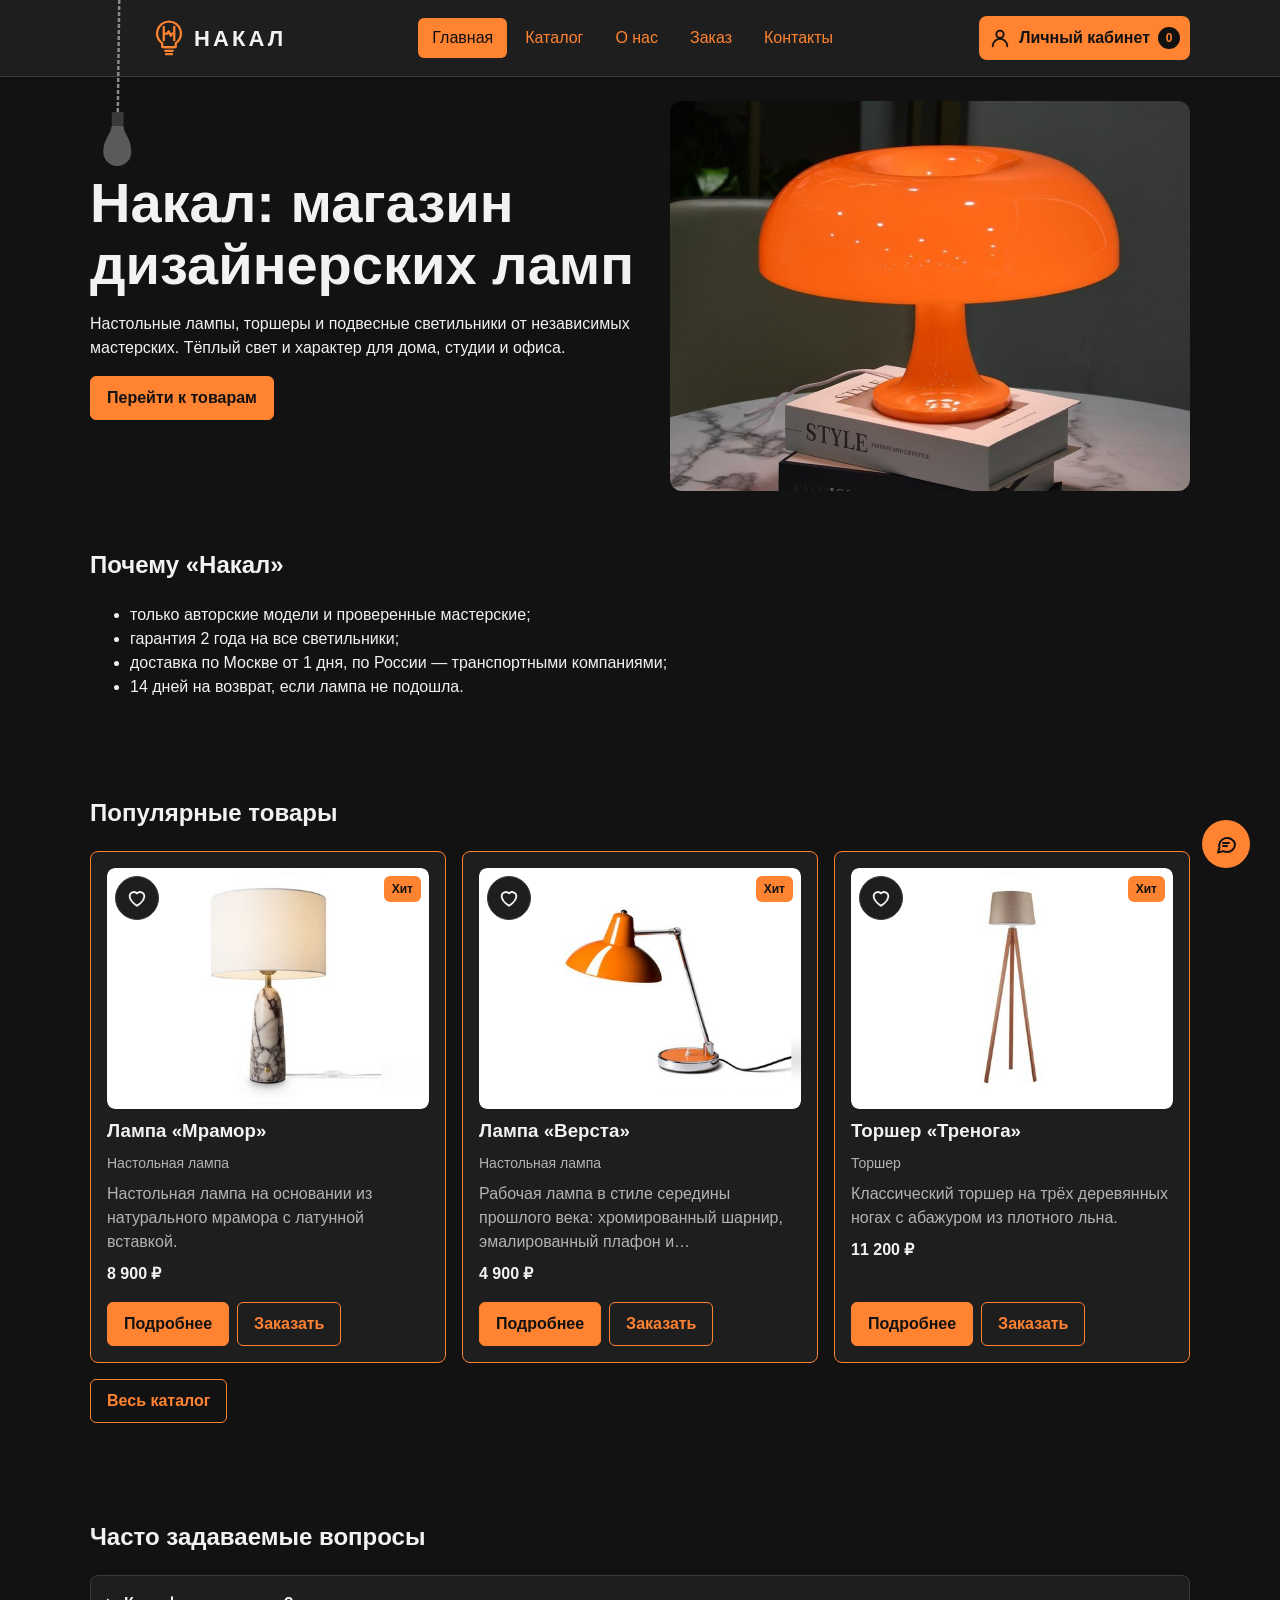
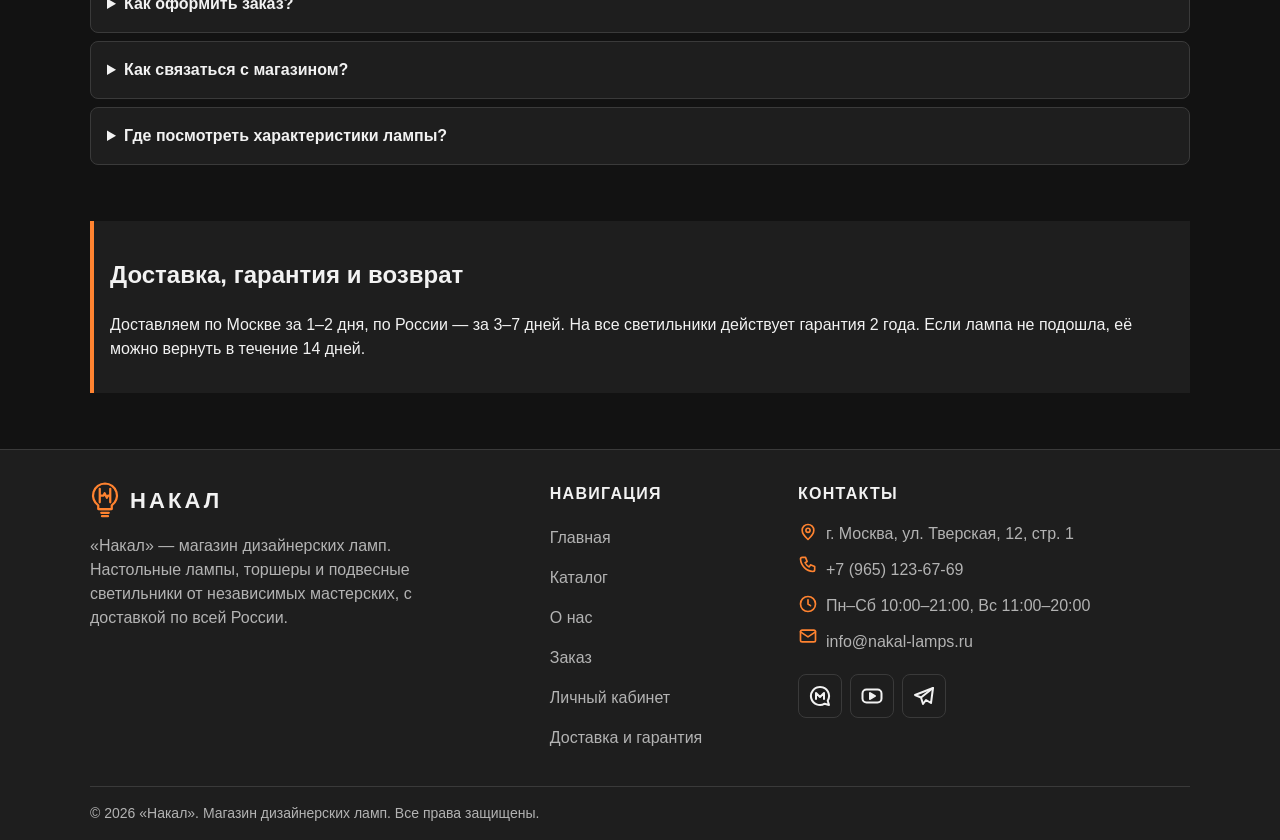
<file: index.html>
<!DOCTYPE html>
<html lang="ru">

<head>
  <meta charset="UTF-8">
  <meta name="viewport" content="width=device-width, initial-scale=1.0">
  <meta name="description" content="Накал — магазин дизайнерских ламп: настольные лампы, торшеры и подвесные светильники с доставкой по России.">
  <title>Накал — магазин дизайнерских ламп</title>
  <script>
    try {
      document.documentElement.dataset.theme = localStorage.getItem('theme') || 'dark';
    } catch (e) {}
  </script>
  <link rel="icon" type="image/svg+xml" href="images/favicon.svg">
  <link rel="stylesheet" href="css/style.css">
  <link rel="stylesheet" href="css/responsive.css">
  <script src="js/data.js" defer></script>
  <script src="js/theme.js" defer></script>
  <script src="js/main.js" defer></script>
  <meta property="og:type" content="website">
  <meta property="og:title" content="Накал — магазин дизайнерских ламп">
  <meta property="og:description" content="Дизайнерские настольные лампы, торшеры и подвесные светильники. Доставка по России.">
  <meta property="og:image" content="https://detrax656.github.io/kr1-html-css-shop/images/preview.jpg">
</head>

<body>
  <a class="skip-link" href="#main">Перейти к основному содержимому</a>
  <header class="site-header">
    <div class="site-header__inner">
      <button class="pull" id="pull" type="button" aria-label="Переключить тему оформления" aria-pressed="false">
        <svg viewBox="0 0 60 330" aria-hidden="true" focusable="false">
          <g id="swing">
            <line class="pull__cord" id="cord" x1="30" y1="0" x2="30" y2="100"/>
            <g id="bulb-group" transform="translate(30 100)">
              <rect class="pull__socket" x="-6" y="0" width="12" height="14" rx="2"/>
              <path class="pull__bulb" d="M-6 14 C-6 22 -14 26 -14 40 A14 14 0 0 0 14 40 C14 26 6 22 6 14 Z"/>
              <g transform="translate(0 38)">
                <circle class="pull__ring" r="22"/>
                <line class="pull__ray" x1="26" y1="0" x2="36" y2="0" transform="rotate(0)"/>
                <line class="pull__ray" x1="26" y1="0" x2="36" y2="0" transform="rotate(45)"/>
                <line class="pull__ray" x1="26" y1="0" x2="36" y2="0" transform="rotate(90)"/>
                <line class="pull__ray" x1="26" y1="0" x2="36" y2="0" transform="rotate(135)"/>
                <line class="pull__ray" x1="26" y1="0" x2="36" y2="0" transform="rotate(180)"/>
                <circle class="pull__hit" r="28"/>
              </g>
            </g>
          </g>
        </svg>
      </button>
      <script>
        /* Лампочка сразу в нужном положении, без мигания до загрузки theme.js */
        (function () {
          try {
            var w = window.innerWidth, r = w >= 1280 ? 172 : w >= 1024 ? 133 : 100;
            if (w >= 768 && window.scrollY > 120) { r = 93; }
            var s = Number(sessionStorage.getItem('cordRest'));
            if (s > 0 && !window.matchMedia('(prefers-reduced-motion: reduce)').matches) { r = s; }
            document.getElementById('cord').setAttribute('y2', r);
            document.getElementById('bulb-group').setAttribute('transform', 'translate(30 ' + r + ')');
            document.getElementById('pull').classList.add('pull--ready');
          } catch (e) {}
        })();
      </script>
      <a class="site-header__logo" href="index.html"><svg class="site-header__mark" viewBox="0 0 40 48" width="30" height="36" aria-hidden="true" focusable="false"><g fill="none" stroke="currentColor" stroke-width="3" stroke-linecap="round" stroke-linejoin="round"><path d="M20 2a16 16 0 0 0-9 29.2V36h18v-4.8A16 16 0 0 0 20 2z"/><path d="M13 36h14M15 41h10M16 45.5h8"/><path d="M13 9v18M27 9v18M13 18h5l1.5-3 3 6 1.5-3h3"/></g></svg><span>Накал</span></a>

      <nav class="site-nav" aria-label="Основная навигация">
        <ul class="site-nav__list">
          <li class="site-nav__item">
            <a class="site-nav__link site-nav__link--active" aria-current="page" href="index.html">Главная</a>
          </li>
          <li class="site-nav__item">
            <a class="site-nav__link" href="catalog.html">Каталог</a>
          </li>
          <li class="site-nav__item">
            <a class="site-nav__link" href="about.html">О нас</a>
          </li>
          <li class="site-nav__item">
            <a class="site-nav__link" href="order.html">Заказ</a>
          </li>
          <li class="site-nav__item">
            <a class="site-nav__link" href="contacts.html">Контакты</a>
          </li>
        </ul>
      </nav>
      <a class="account-link" href="account.html"><svg class="account-link__icon" viewBox="0 0 24 24" width="22" height="22" aria-hidden="true" focusable="false" fill="none" stroke="currentColor" stroke-width="2" stroke-linecap="round" stroke-linejoin="round"><circle cx="12" cy="8" r="4"/><path d="M4 21a8 8 0 0 1 16 0"/></svg><span class="account-link__text">Личный кабинет</span><span class="account-link__count" data-favorites-count aria-label="Избранное">0</span></a>
    </div>
  </header>

  <main id="main">
    <section class="hero">
      <div class="hero__content">
        <h1 class="hero__title">Накал: магазин дизайнерских ламп</h1>
        <p class="hero__text">
          Настольные лампы, торшеры и подвесные светильники от независимых мастерских.
          Тёплый свет и характер для дома, студии и офиса.
        </p>
        <a class="button" href="#popular">Перейти к товарам</a>
      </div>

      <picture>
        <source media="(min-width: 1200px)" srcset="images/hero-desktop.jpg">
        <source media="(min-width: 768px)" srcset="images/hero-tablet.jpg">
        <img class="hero__image" src="images/hero-mobile.jpg" alt="Оранжевая настольная лампа в форме гриба светится на стопке книг"
          width="640" height="480">
      </picture>
    </section>

    <section class="section" id="advantages">
      <h2 class="section__title">Почему «Накал»</h2>

      <ul class="advantages-list">
        <li class="advantages-list__item">только авторские модели и проверенные мастерские;</li>
        <li class="advantages-list__item">гарантия 2 года на все светильники;</li>
        <li class="advantages-list__item">доставка по Москве от 1 дня, по России — транспортными компаниями;</li>
        <li class="advantages-list__item">14 дней на возврат, если лампа не подошла.</li>
      </ul>
    </section>

    <section class="section" id="popular">
      <h2 class="section__title">Популярные товары</h2>
      <div class="products-grid" id="popular-grid"></div>
      <p><a class="button button--secondary" href="catalog.html">Весь каталог</a></p>
    </section>

    <section class="section" id="faq">
      <h2 class="section__title">Часто задаваемые вопросы</h2>

      <div class="faq">
        <details class="faq__item">
          <summary class="faq__question">Как оформить заказ?</summary>
          <p class="faq__answer">
            Нажмите «Заказать» у нужной лампы или перейдите на страницу «Заказ» и заполните форму.
            Менеджер свяжется с вами, чтобы подтвердить заказ и согласовать доставку.
          </p>
        </details>

        <details class="faq__item">
          <summary class="faq__question">Как связаться с магазином?</summary>
          <p class="faq__answer">
            Позвоните по телефону +7 (965) 123-67-69 или напишите на info@nakal-lamps.ru.
            Все контакты и график работы указаны на странице «Контакты».
          </p>
        </details>

        <details class="faq__item">
          <summary class="faq__question">Где посмотреть характеристики лампы?</summary>
          <p class="faq__answer">
            Откройте карточку нужного товара: в ней есть описание, комплектация,
            таблица характеристик и отзывы покупателей.
          </p>
        </details>
      </div>
    </section>

    <aside class="aside-info" id="delivery">
      <h2 class="aside-info__title">Доставка, гарантия и возврат</h2>
      <p class="aside-info__text">
        Доставляем по Москве за 1–2 дня, по России — за 3–7 дней. На все светильники действует
        гарантия 2 года. Если лампа не подошла, её можно вернуть в течение 14 дней.
      </p>
    </aside>

  </main>

  <footer class="site-footer">
    <div class="site-footer__inner">
      <section class="site-footer__col site-footer__about" aria-labelledby="footer-about">
        <a class="site-header__logo" id="footer-about" href="index.html"><svg class="site-header__mark" viewBox="0 0 40 48" width="30" height="36" aria-hidden="true" focusable="false"><g fill="none" stroke="currentColor" stroke-width="3" stroke-linecap="round" stroke-linejoin="round"><path d="M20 2a16 16 0 0 0-9 29.2V36h18v-4.8A16 16 0 0 0 20 2z"/><path d="M13 36h14M15 41h10M16 45.5h8"/><path d="M13 9v18M27 9v18M13 18h5l1.5-3 3 6 1.5-3h3"/></g></svg><span>Накал</span></a>
        <p class="site-footer__text">
          «Накал» — магазин дизайнерских ламп. Настольные лампы, торшеры и подвесные
          светильники от независимых мастерских, с доставкой по всей России.
        </p>
      </section>

      <nav class="site-footer__col site-footer__nav" aria-labelledby="footer-nav">
        <h2 class="site-footer__title" id="footer-nav">Навигация</h2>
        <ul class="site-footer__list">
          <li><a class="site-footer__link" href="index.html">Главная</a></li>
          <li><a class="site-footer__link" href="catalog.html">Каталог</a></li>
          <li><a class="site-footer__link" href="about.html">О нас</a></li>
          <li><a class="site-footer__link" href="order.html">Заказ</a></li>
          <li><a class="site-footer__link" href="account.html">Личный кабинет</a></li>
          <li><a class="site-footer__link" href="index.html#delivery">Доставка и гарантия</a></li>
        </ul>
      </nav>

      <section class="site-footer__col" aria-labelledby="footer-contacts">
        <h2 class="site-footer__title" id="footer-contacts">Контакты</h2>
        <ul class="site-footer__list site-footer__contacts">
          <li class="site-footer__contact"><svg class="site-footer__icon" viewBox="0 0 24 24" width="20" height="20" aria-hidden="true" focusable="false" fill="none" stroke="currentColor" stroke-width="2" stroke-linecap="round" stroke-linejoin="round"><path d="M12 21s-7-6.2-7-11a7 7 0 0 1 14 0c0 4.8-7 11-7 11z"/><circle cx="12" cy="10" r="2.5"/></svg><span>г. Москва, ул. Тверская, 12, стр. 1</span></li>
          <li class="site-footer__contact"><svg class="site-footer__icon" viewBox="0 0 24 24" width="20" height="20" aria-hidden="true" focusable="false" fill="none" stroke="currentColor" stroke-width="2" stroke-linecap="round" stroke-linejoin="round"><path d="M5 4h4l2 5-2.5 1.5a11 11 0 0 0 5 5L15 13l5 2v4a2 2 0 0 1-2 2A16 16 0 0 1 3 6a2 2 0 0 1 2-2z"/></svg><a class="site-footer__link" href="tel:+79651236769">+7 (965) 123-67-69</a></li>
          <li class="site-footer__contact"><svg class="site-footer__icon" viewBox="0 0 24 24" width="20" height="20" aria-hidden="true" focusable="false" fill="none" stroke="currentColor" stroke-width="2" stroke-linecap="round" stroke-linejoin="round"><circle cx="12" cy="12" r="9"/><path d="M12 7v5l3 2"/></svg><span>Пн–Сб 10:00–21:00, Вс 11:00–20:00</span></li>
          <li class="site-footer__contact"><svg class="site-footer__icon" viewBox="0 0 24 24" width="20" height="20" aria-hidden="true" focusable="false" fill="none" stroke="currentColor" stroke-width="2" stroke-linecap="round" stroke-linejoin="round"><rect x="3" y="5" width="18" height="14" rx="2"/><path d="m3 7 9 6 9-6"/></svg><a class="site-footer__link" href="mailto:info@nakal-lamps.ru">info@nakal-lamps.ru</a></li>
        </ul>

        <ul class="site-footer__social" aria-label="Мы в соцсетях">
          <li><a class="site-footer__social-link" href="https://max.ru/" target="_blank" rel="noopener" aria-label="Накал в MAX"><svg viewBox="0 0 24 24" width="24" height="24" aria-hidden="true" focusable="false" fill="none" stroke="currentColor" stroke-width="2" stroke-linecap="round" stroke-linejoin="round"><path d="M12 3a9 9 0 1 0 4.6 16.7L21 21l-1.3-4.3A9 9 0 0 0 12 3z"/><path d="M8 15V9l4 4 4-4v6"/></svg></a></li>
          <li><a class="site-footer__social-link" href="https://www.youtube.com/" target="_blank" rel="noopener" aria-label="Накал на YouTube"><svg viewBox="0 0 24 24" width="24" height="24" aria-hidden="true" focusable="false" fill="none" stroke="currentColor" stroke-width="2" stroke-linecap="round" stroke-linejoin="round"><rect x="2.5" y="5.5" width="19" height="13" rx="4"/><path d="m10 9 5 3-5 3z" fill="currentColor"/></svg></a></li>
          <li><a class="site-footer__social-link" href="https://t.me/" target="_blank" rel="noopener" aria-label="Накал в Telegram"><svg viewBox="0 0 24 24" width="24" height="24" aria-hidden="true" focusable="false" fill="none" stroke="currentColor" stroke-width="2" stroke-linecap="round" stroke-linejoin="round"><path d="M21 4 3 11l6 2.5L11 20l3-4 5 3z"/><path d="m9 13.5 12-9.5"/></svg></a></li>
        </ul>
      </section>
    </div>

    <p class="site-footer__copy">&copy; 2026 «Накал». Магазин дизайнерских ламп. Все права защищены.</p>
  </footer>

  <a class="to-top" href="#" aria-label="Наверх"><svg class="to-top__icon" viewBox="0 0 40 56" width="40" height="56" aria-hidden="true" focusable="false"><path d="M17.5 3h5L35 27H5z" fill="currentColor"/><path d="M20 27v23M11 52h18" fill="none" stroke="currentColor" stroke-width="3" stroke-linecap="round"/></svg></a>
  <dialog class="order-dialog" id="order-dialog" aria-labelledby="order-dialog-title">
    <button class="order-dialog__close" type="button" id="close-order-dialog-icon" aria-label="Закрыть окно">&times;</button>

    <h2 class="order-dialog__title" id="order-dialog-title">Быстрый заказ</h2>

    <div class="order-item" id="quick-item"></div>

    <form class="order-form" id="quick-form" action="#" method="post" novalidate>
      <div class="order-form__group">
        <label class="order-form__label" for="quick-name">Имя</label>
        <input class="order-form__input" id="quick-name" name="name" type="text" placeholder="Введите ваше имя"
          minlength="2" autocomplete="given-name" required>
      </div>

      <div class="order-form__group">
        <label class="order-form__label" for="quick-phone">Телефон</label>
        <input class="order-form__input" id="quick-phone" name="phone" type="tel" inputmode="tel"
          placeholder="+7 (900) 000-00-00" pattern="^\+7 \(\d{3}\) \d{3}-\d{2}-\d{2}$" autocomplete="tel" required>
        <small class="order-form__hint">Формат: +7 (900) 000-00-00</small>
      </div>

      <div class="order-form__group">
        <label class="order-form__label" for="quick-qty">Количество</label>
        <input class="order-form__input" id="quick-qty" name="quantity" type="number" min="1" max="10" value="1"
          inputmode="numeric" required>
      </div>

      <div class="order-form__group order-form__group--wide order-form__group--checkbox">
        <label class="order-form__label">
          <input class="order-form__input" id="quick-agreement" name="agreement" type="checkbox" required>
          Я согласен на обработку данных
        </label>
      </div>

      <p class="order-total" id="quick-total" role="status"></p>

      <div class="order-form__actions">
        <button class="button button--secondary" type="button" id="close-order-dialog">Закрыть</button>
        <button class="button button--primary" type="submit">Заказать</button>
      </div>

      <a class="order-dialog__full" id="quick-full" href="order.html">Полное оформление заказа</a>
    </form>

    <p class="success-message" id="quick-success" role="status" hidden>
      Спасибо! Заказ принят, менеджер перезвонит вам в течение 15 минут.
    </p>
  </dialog>

  <button class="chat-button" type="button" data-open-manager aria-label="Вопрос менеджеру" title="Вопрос менеджеру"><svg viewBox="0 0 24 24" width="24" height="24" aria-hidden="true" focusable="false" fill="none" stroke="currentColor" stroke-width="2" stroke-linecap="round" stroke-linejoin="round"><path d="M21 12a8 8 0 0 1-11.6 7.1L4 20.5l1.4-4.6A8 8 0 1 1 21 12z"/><path d="M9 11h6M9 14h4"/></svg></button>
  <dialog class="order-dialog" id="manager-dialog" aria-labelledby="manager-dialog-title">
    <button class="order-dialog__close" type="button" id="close-manager-icon" aria-label="Закрыть окно">&times;</button>

    <h2 class="order-dialog__title" id="manager-dialog-title">Вопрос менеджеру</h2>

    <form class="order-form" id="manager-form" action="#" method="post" novalidate>
      <p class="order-form__group--wide">Напишите, что хотите уточнить, и менеджер ответит в рабочее время.</p>

      <div class="order-form__group">
        <label class="order-form__label" for="manager-name">Имя</label>
        <input class="order-form__input" id="manager-name" name="name" type="text" placeholder="Введите ваше имя"
          minlength="2" autocomplete="given-name" required>
      </div>

      <div class="order-form__group">
        <label class="order-form__label" for="manager-email">E-mail</label>
        <input class="order-form__input" id="manager-email" name="email" type="email" placeholder="example@mail.ru"
          autocomplete="email" required>
      </div>

      <div class="order-form__group">
        <label class="order-form__label" for="manager-question">Ваш вопрос</label>
        <textarea class="order-form__textarea" id="manager-question" name="question" rows="4"
          placeholder="Например, можно ли подобрать абажур другого цвета?" required></textarea>
      </div>

      <div class="order-form__group order-form__group--wide order-form__group--checkbox">
        <label class="order-form__label">
          <input class="order-form__input" id="manager-agreement" name="agreement" type="checkbox" required>
          Я согласен на обработку данных
        </label>
      </div>

      <div class="order-form__actions">
        <button class="button button--secondary" type="button" id="close-manager">Закрыть</button>
        <button class="button button--primary" type="submit">Отправить</button>
      </div>
    </form>

    <p class="success-message" id="manager-success" role="status" hidden>
      Спасибо! Вопрос отправлен, менеджер ответит вам на e-mail.
    </p>
  </dialog>
</body>

</html>
</file>
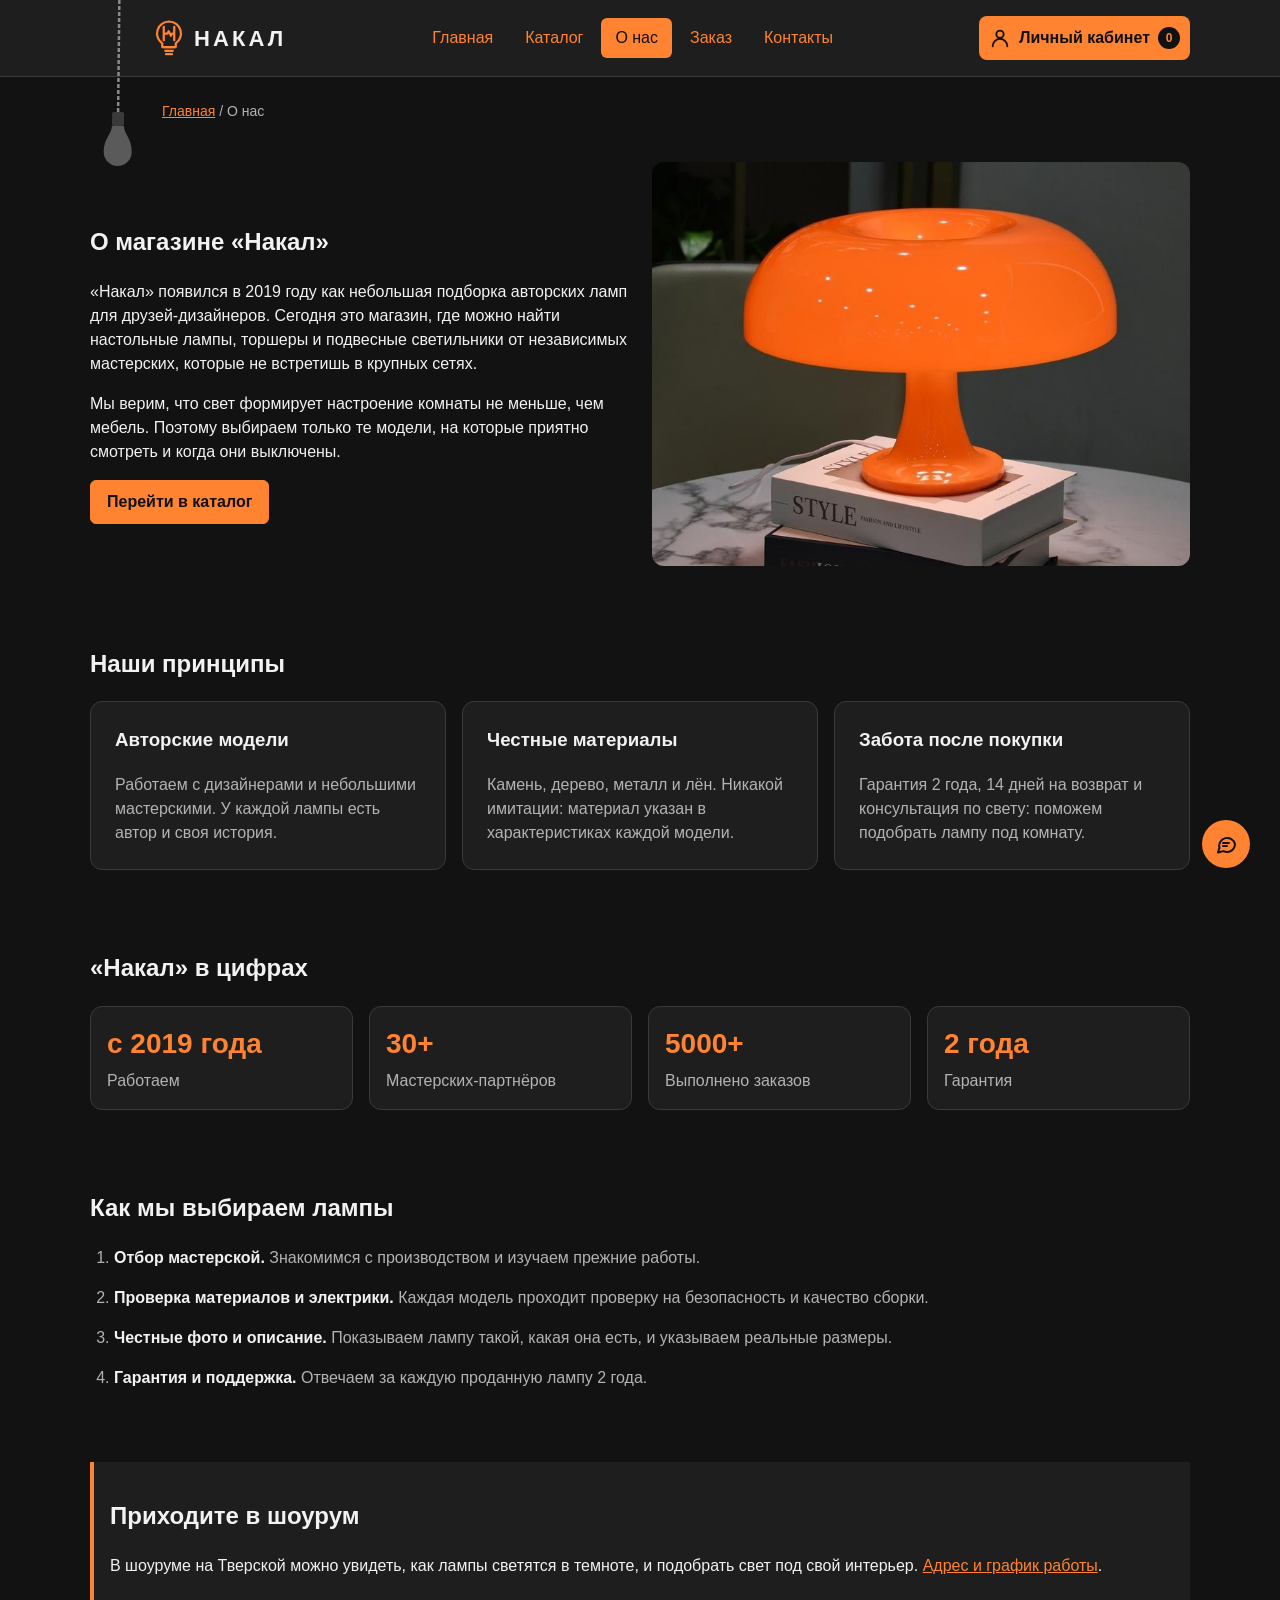
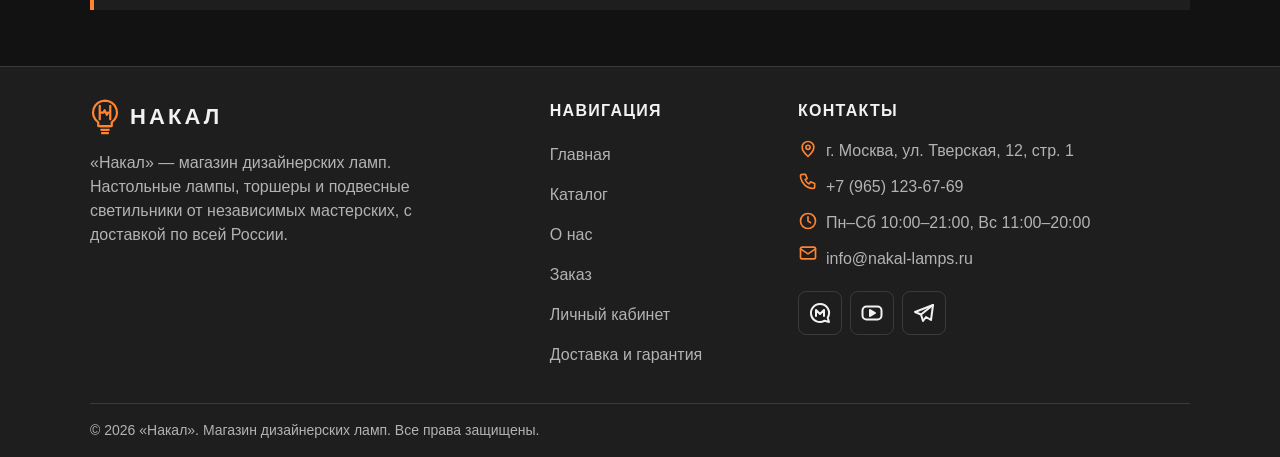
<file: about.html>
<!DOCTYPE html>
<html lang="ru">

<head>
  <meta charset="UTF-8">
  <meta name="viewport" content="width=device-width, initial-scale=1.0">
  <meta name="description" content="О магазине «Накал»: история, принципы и ассортимент дизайнерских ламп.">
  <title>О нас — Накал</title>
  <script>
    try {
      document.documentElement.dataset.theme = localStorage.getItem('theme') || 'dark';
    } catch (e) {}
  </script>
  <link rel="icon" type="image/svg+xml" href="images/favicon.svg">
  <link rel="stylesheet" href="css/style.css">
  <link rel="stylesheet" href="css/responsive.css">
  <script src="js/data.js" defer></script>
  <script src="js/theme.js" defer></script>
  <script src="js/main.js" defer></script>
  <meta property="og:type" content="website">
  <meta property="og:title" content="Накал — магазин дизайнерских ламп">
  <meta property="og:description" content="Дизайнерские настольные лампы, торшеры и подвесные светильники. Доставка по России.">
  <meta property="og:image" content="https://detrax656.github.io/kr1-html-css-shop/images/preview.jpg">
</head>

<body>
  <a class="skip-link" href="#main">Перейти к основному содержимому</a>
  <header class="site-header">
    <div class="site-header__inner">
      <button class="pull" id="pull" type="button" aria-label="Переключить тему оформления" aria-pressed="false">
        <svg viewBox="0 0 60 330" aria-hidden="true" focusable="false">
          <g id="swing">
            <line class="pull__cord" id="cord" x1="30" y1="0" x2="30" y2="100"/>
            <g id="bulb-group" transform="translate(30 100)">
              <rect class="pull__socket" x="-6" y="0" width="12" height="14" rx="2"/>
              <path class="pull__bulb" d="M-6 14 C-6 22 -14 26 -14 40 A14 14 0 0 0 14 40 C14 26 6 22 6 14 Z"/>
              <g transform="translate(0 38)">
                <circle class="pull__ring" r="22"/>
                <line class="pull__ray" x1="26" y1="0" x2="36" y2="0" transform="rotate(0)"/>
                <line class="pull__ray" x1="26" y1="0" x2="36" y2="0" transform="rotate(45)"/>
                <line class="pull__ray" x1="26" y1="0" x2="36" y2="0" transform="rotate(90)"/>
                <line class="pull__ray" x1="26" y1="0" x2="36" y2="0" transform="rotate(135)"/>
                <line class="pull__ray" x1="26" y1="0" x2="36" y2="0" transform="rotate(180)"/>
                <circle class="pull__hit" r="28"/>
              </g>
            </g>
          </g>
        </svg>
      </button>
      <script>
        /* Лампочка сразу в нужном положении, без мигания до загрузки theme.js */
        (function () {
          try {
            var w = window.innerWidth, r = w >= 1280 ? 172 : w >= 1024 ? 133 : 100;
            if (w >= 768 && window.scrollY > 120) { r = 93; }
            var s = Number(sessionStorage.getItem('cordRest'));
            if (s > 0 && !window.matchMedia('(prefers-reduced-motion: reduce)').matches) { r = s; }
            document.getElementById('cord').setAttribute('y2', r);
            document.getElementById('bulb-group').setAttribute('transform', 'translate(30 ' + r + ')');
            document.getElementById('pull').classList.add('pull--ready');
          } catch (e) {}
        })();
      </script>
      <a class="site-header__logo" href="index.html"><svg class="site-header__mark" viewBox="0 0 40 48" width="30" height="36" aria-hidden="true" focusable="false"><g fill="none" stroke="currentColor" stroke-width="3" stroke-linecap="round" stroke-linejoin="round"><path d="M20 2a16 16 0 0 0-9 29.2V36h18v-4.8A16 16 0 0 0 20 2z"/><path d="M13 36h14M15 41h10M16 45.5h8"/><path d="M13 9v18M27 9v18M13 18h5l1.5-3 3 6 1.5-3h3"/></g></svg><span>Накал</span></a>

      <nav class="site-nav" aria-label="Основная навигация">
        <ul class="site-nav__list">
          <li class="site-nav__item">
            <a class="site-nav__link" href="index.html">Главная</a>
          </li>
          <li class="site-nav__item">
            <a class="site-nav__link" href="catalog.html">Каталог</a>
          </li>
          <li class="site-nav__item">
            <a class="site-nav__link site-nav__link--active" aria-current="page" href="about.html">О нас</a>
          </li>
          <li class="site-nav__item">
            <a class="site-nav__link" href="order.html">Заказ</a>
          </li>
          <li class="site-nav__item">
            <a class="site-nav__link" href="contacts.html">Контакты</a>
          </li>
        </ul>
      </nav>
      <a class="account-link" href="account.html"><svg class="account-link__icon" viewBox="0 0 24 24" width="22" height="22" aria-hidden="true" focusable="false" fill="none" stroke="currentColor" stroke-width="2" stroke-linecap="round" stroke-linejoin="round"><circle cx="12" cy="8" r="4"/><path d="M4 21a8 8 0 0 1 16 0"/></svg><span class="account-link__text">Личный кабинет</span><span class="account-link__count" data-favorites-count aria-label="Избранное">0</span></a>
    </div>
  </header>

  <main id="main">
    <nav class="breadcrumbs" aria-label="Хлебные крошки">
      <a class="breadcrumbs__link" href="index.html">Главная</a>
      <span class="breadcrumbs__current" aria-current="page">О нас</span>
    </nav>

    <section class="section about-intro">
      <div class="about-intro__text">
        <h1>О магазине «Накал»</h1>
        <p>
          «Накал» появился в 2019 году как небольшая подборка авторских ламп для друзей-дизайнеров.
          Сегодня это магазин, где можно найти настольные лампы, торшеры и подвесные светильники
          от независимых мастерских, которые не встретишь в крупных сетях.
        </p>
        <p>
          Мы верим, что свет формирует настроение комнаты не меньше, чем мебель. Поэтому выбираем
          только те модели, на которые приятно смотреть и когда они выключены.
        </p>
        <a class="button" href="catalog.html">Перейти в каталог</a>
      </div>

      <img class="about-intro__image" src="images/hero-tablet.jpg"
        alt="Оранжевая настольная лампа светится на стопке книг" width="768" height="576" loading="lazy">
    </section>

    <section class="section" aria-labelledby="values-title">
      <h2 class="section__title" id="values-title">Наши принципы</h2>

      <div class="about-grid">
        <article class="about-card">
          <h3 class="about-card__title">Авторские модели</h3>
          <p class="about-card__text">Работаем с дизайнерами и небольшими мастерскими. У каждой лампы есть автор и своя история.</p>
        </article>

        <article class="about-card">
          <h3 class="about-card__title">Честные материалы</h3>
          <p class="about-card__text">Камень, дерево, металл и лён. Никакой имитации: материал указан в характеристиках каждой модели.</p>
        </article>

        <article class="about-card">
          <h3 class="about-card__title">Забота после покупки</h3>
          <p class="about-card__text">Гарантия 2 года, 14 дней на возврат и консультация по свету: поможем подобрать лампу под комнату.</p>
        </article>
      </div>
    </section>

    <section class="section" aria-labelledby="stats-title">
      <h2 class="section__title" id="stats-title">«Накал» в цифрах</h2>

      <dl class="about-stats">
        <div class="about-stats__item"><dt class="about-stats__label">Работаем</dt><dd class="about-stats__value">с 2019 года</dd></div>
        <div class="about-stats__item"><dt class="about-stats__label">Мастерских-партнёров</dt><dd class="about-stats__value">30+</dd></div>
        <div class="about-stats__item"><dt class="about-stats__label">Выполнено заказов</dt><dd class="about-stats__value">5000+</dd></div>
        <div class="about-stats__item"><dt class="about-stats__label">Гарантия</dt><dd class="about-stats__value">2 года</dd></div>
      </dl>
    </section>

    <section class="section" aria-labelledby="steps-title">
      <h2 class="section__title" id="steps-title">Как мы выбираем лампы</h2>

      <ol class="about-steps">
        <li class="about-steps__item"><strong>Отбор мастерской.</strong> Знакомимся с производством и изучаем прежние работы.</li>
        <li class="about-steps__item"><strong>Проверка материалов и электрики.</strong> Каждая модель проходит проверку на безопасность и качество сборки.</li>
        <li class="about-steps__item"><strong>Честные фото и описание.</strong> Показываем лампу такой, какая она есть, и указываем реальные размеры.</li>
        <li class="about-steps__item"><strong>Гарантия и поддержка.</strong> Отвечаем за каждую проданную лампу 2 года.</li>
      </ol>
    </section>

    <aside class="aside-info">
      <h2 class="aside-info__title">Приходите в шоурум</h2>
      <p class="aside-info__text">
        В шоуруме на Тверской можно увидеть, как лампы светятся в темноте, и подобрать свет под свой интерьер.
        <a href="contacts.html">Адрес и график работы</a>.
      </p>
    </aside>
  </main>

  <footer class="site-footer">
    <div class="site-footer__inner">
      <section class="site-footer__col site-footer__about" aria-labelledby="footer-about">
        <a class="site-header__logo" id="footer-about" href="index.html"><svg class="site-header__mark" viewBox="0 0 40 48" width="30" height="36" aria-hidden="true" focusable="false"><g fill="none" stroke="currentColor" stroke-width="3" stroke-linecap="round" stroke-linejoin="round"><path d="M20 2a16 16 0 0 0-9 29.2V36h18v-4.8A16 16 0 0 0 20 2z"/><path d="M13 36h14M15 41h10M16 45.5h8"/><path d="M13 9v18M27 9v18M13 18h5l1.5-3 3 6 1.5-3h3"/></g></svg><span>Накал</span></a>
        <p class="site-footer__text">
          «Накал» — магазин дизайнерских ламп. Настольные лампы, торшеры и подвесные
          светильники от независимых мастерских, с доставкой по всей России.
        </p>
      </section>

      <nav class="site-footer__col site-footer__nav" aria-labelledby="footer-nav">
        <h2 class="site-footer__title" id="footer-nav">Навигация</h2>
        <ul class="site-footer__list">
          <li><a class="site-footer__link" href="index.html">Главная</a></li>
          <li><a class="site-footer__link" href="catalog.html">Каталог</a></li>
          <li><a class="site-footer__link" href="about.html">О нас</a></li>
          <li><a class="site-footer__link" href="order.html">Заказ</a></li>
          <li><a class="site-footer__link" href="account.html">Личный кабинет</a></li>
          <li><a class="site-footer__link" href="index.html#delivery">Доставка и гарантия</a></li>
        </ul>
      </nav>

      <section class="site-footer__col" aria-labelledby="footer-contacts">
        <h2 class="site-footer__title" id="footer-contacts">Контакты</h2>
        <ul class="site-footer__list site-footer__contacts">
          <li class="site-footer__contact"><svg class="site-footer__icon" viewBox="0 0 24 24" width="20" height="20" aria-hidden="true" focusable="false" fill="none" stroke="currentColor" stroke-width="2" stroke-linecap="round" stroke-linejoin="round"><path d="M12 21s-7-6.2-7-11a7 7 0 0 1 14 0c0 4.8-7 11-7 11z"/><circle cx="12" cy="10" r="2.5"/></svg><span>г. Москва, ул. Тверская, 12, стр. 1</span></li>
          <li class="site-footer__contact"><svg class="site-footer__icon" viewBox="0 0 24 24" width="20" height="20" aria-hidden="true" focusable="false" fill="none" stroke="currentColor" stroke-width="2" stroke-linecap="round" stroke-linejoin="round"><path d="M5 4h4l2 5-2.5 1.5a11 11 0 0 0 5 5L15 13l5 2v4a2 2 0 0 1-2 2A16 16 0 0 1 3 6a2 2 0 0 1 2-2z"/></svg><a class="site-footer__link" href="tel:+79651236769">+7 (965) 123-67-69</a></li>
          <li class="site-footer__contact"><svg class="site-footer__icon" viewBox="0 0 24 24" width="20" height="20" aria-hidden="true" focusable="false" fill="none" stroke="currentColor" stroke-width="2" stroke-linecap="round" stroke-linejoin="round"><circle cx="12" cy="12" r="9"/><path d="M12 7v5l3 2"/></svg><span>Пн–Сб 10:00–21:00, Вс 11:00–20:00</span></li>
          <li class="site-footer__contact"><svg class="site-footer__icon" viewBox="0 0 24 24" width="20" height="20" aria-hidden="true" focusable="false" fill="none" stroke="currentColor" stroke-width="2" stroke-linecap="round" stroke-linejoin="round"><rect x="3" y="5" width="18" height="14" rx="2"/><path d="m3 7 9 6 9-6"/></svg><a class="site-footer__link" href="mailto:info@nakal-lamps.ru">info@nakal-lamps.ru</a></li>
        </ul>

        <ul class="site-footer__social" aria-label="Мы в соцсетях">
          <li><a class="site-footer__social-link" href="https://max.ru/" target="_blank" rel="noopener" aria-label="Накал в MAX"><svg viewBox="0 0 24 24" width="24" height="24" aria-hidden="true" focusable="false" fill="none" stroke="currentColor" stroke-width="2" stroke-linecap="round" stroke-linejoin="round"><path d="M12 3a9 9 0 1 0 4.6 16.7L21 21l-1.3-4.3A9 9 0 0 0 12 3z"/><path d="M8 15V9l4 4 4-4v6"/></svg></a></li>
          <li><a class="site-footer__social-link" href="https://www.youtube.com/" target="_blank" rel="noopener" aria-label="Накал на YouTube"><svg viewBox="0 0 24 24" width="24" height="24" aria-hidden="true" focusable="false" fill="none" stroke="currentColor" stroke-width="2" stroke-linecap="round" stroke-linejoin="round"><rect x="2.5" y="5.5" width="19" height="13" rx="4"/><path d="m10 9 5 3-5 3z" fill="currentColor"/></svg></a></li>
          <li><a class="site-footer__social-link" href="https://t.me/" target="_blank" rel="noopener" aria-label="Накал в Telegram"><svg viewBox="0 0 24 24" width="24" height="24" aria-hidden="true" focusable="false" fill="none" stroke="currentColor" stroke-width="2" stroke-linecap="round" stroke-linejoin="round"><path d="M21 4 3 11l6 2.5L11 20l3-4 5 3z"/><path d="m9 13.5 12-9.5"/></svg></a></li>
        </ul>
      </section>
    </div>

    <p class="site-footer__copy">&copy; 2026 «Накал». Магазин дизайнерских ламп. Все права защищены.</p>
  </footer>

  <a class="to-top" href="#" aria-label="Наверх"><svg class="to-top__icon" viewBox="0 0 40 56" width="40" height="56" aria-hidden="true" focusable="false"><path d="M17.5 3h5L35 27H5z" fill="currentColor"/><path d="M20 27v23M11 52h18" fill="none" stroke="currentColor" stroke-width="3" stroke-linecap="round"/></svg></a>

  <button class="chat-button" type="button" data-open-manager aria-label="Вопрос менеджеру" title="Вопрос менеджеру"><svg viewBox="0 0 24 24" width="24" height="24" aria-hidden="true" focusable="false" fill="none" stroke="currentColor" stroke-width="2" stroke-linecap="round" stroke-linejoin="round"><path d="M21 12a8 8 0 0 1-11.6 7.1L4 20.5l1.4-4.6A8 8 0 1 1 21 12z"/><path d="M9 11h6M9 14h4"/></svg></button>
  <dialog class="order-dialog" id="manager-dialog" aria-labelledby="manager-dialog-title">
    <button class="order-dialog__close" type="button" id="close-manager-icon" aria-label="Закрыть окно">&times;</button>

    <h2 class="order-dialog__title" id="manager-dialog-title">Вопрос менеджеру</h2>

    <form class="order-form" id="manager-form" action="#" method="post" novalidate>
      <p class="order-form__group--wide">Напишите, что хотите уточнить, и менеджер ответит в рабочее время.</p>

      <div class="order-form__group">
        <label class="order-form__label" for="manager-name">Имя</label>
        <input class="order-form__input" id="manager-name" name="name" type="text" placeholder="Введите ваше имя"
          minlength="2" autocomplete="given-name" required>
      </div>

      <div class="order-form__group">
        <label class="order-form__label" for="manager-email">E-mail</label>
        <input class="order-form__input" id="manager-email" name="email" type="email" placeholder="example@mail.ru"
          autocomplete="email" required>
      </div>

      <div class="order-form__group">
        <label class="order-form__label" for="manager-question">Ваш вопрос</label>
        <textarea class="order-form__textarea" id="manager-question" name="question" rows="4"
          placeholder="Например, можно ли подобрать абажур другого цвета?" required></textarea>
      </div>

      <div class="order-form__group order-form__group--wide order-form__group--checkbox">
        <label class="order-form__label">
          <input class="order-form__input" id="manager-agreement" name="agreement" type="checkbox" required>
          Я согласен на обработку данных
        </label>
      </div>

      <div class="order-form__actions">
        <button class="button button--secondary" type="button" id="close-manager">Закрыть</button>
        <button class="button button--primary" type="submit">Отправить</button>
      </div>
    </form>

    <p class="success-message" id="manager-success" role="status" hidden>
      Спасибо! Вопрос отправлен, менеджер ответит вам на e-mail.
    </p>
  </dialog>
</body>

</html>
</file>
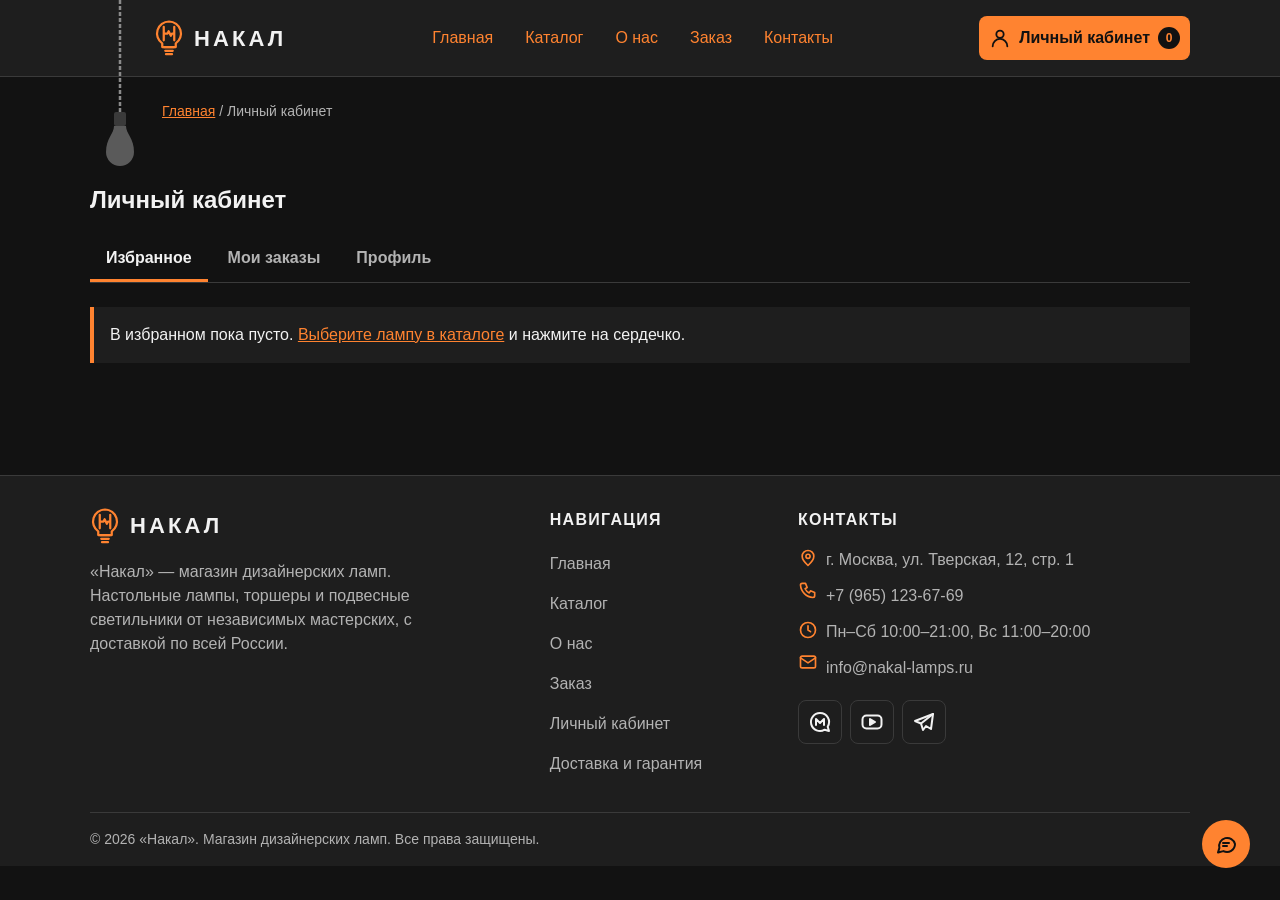
<file: account.html>
<!DOCTYPE html>
<html lang="ru">

<head>
  <meta charset="UTF-8">
  <meta name="viewport" content="width=device-width, initial-scale=1.0">
  <meta name="description" content="Личный кабинет «Накала»: избранные лампы, заказы и профиль.">
  <title>Личный кабинет — Накал</title>
  <script>
    try {
      document.documentElement.dataset.theme = localStorage.getItem('theme') || 'dark';
    } catch (e) {}
  </script>
  <link rel="icon" type="image/svg+xml" href="images/favicon.svg">
  <link rel="stylesheet" href="css/style.css">
  <link rel="stylesheet" href="css/responsive.css">
  <script src="js/data.js" defer></script>
  <script src="js/theme.js" defer></script>
  <script src="js/main.js" defer></script>
  <meta property="og:type" content="website">
  <meta property="og:title" content="Накал — магазин дизайнерских ламп">
  <meta property="og:description" content="Дизайнерские настольные лампы, торшеры и подвесные светильники. Доставка по России.">
  <meta property="og:image" content="https://detrax656.github.io/kr1-html-css-shop/images/preview.jpg">
</head>

<body>
  <a class="skip-link" href="#main">Перейти к основному содержимому</a>
  <header class="site-header">
    <div class="site-header__inner">
      <button class="pull" id="pull" type="button" aria-label="Переключить тему оформления" aria-pressed="false">
        <svg viewBox="0 0 60 330" aria-hidden="true" focusable="false">
          <g id="swing">
            <line class="pull__cord" id="cord" x1="30" y1="0" x2="30" y2="100"/>
            <g id="bulb-group" transform="translate(30 100)">
              <rect class="pull__socket" x="-6" y="0" width="12" height="14" rx="2"/>
              <path class="pull__bulb" d="M-6 14 C-6 22 -14 26 -14 40 A14 14 0 0 0 14 40 C14 26 6 22 6 14 Z"/>
              <g transform="translate(0 38)">
                <circle class="pull__ring" r="22"/>
                <line class="pull__ray" x1="26" y1="0" x2="36" y2="0" transform="rotate(0)"/>
                <line class="pull__ray" x1="26" y1="0" x2="36" y2="0" transform="rotate(45)"/>
                <line class="pull__ray" x1="26" y1="0" x2="36" y2="0" transform="rotate(90)"/>
                <line class="pull__ray" x1="26" y1="0" x2="36" y2="0" transform="rotate(135)"/>
                <line class="pull__ray" x1="26" y1="0" x2="36" y2="0" transform="rotate(180)"/>
                <circle class="pull__hit" r="28"/>
              </g>
            </g>
          </g>
        </svg>
      </button>
      <script>
        /* Лампочка сразу в нужном положении, без мигания до загрузки theme.js */
        (function () {
          try {
            var w = window.innerWidth, r = w >= 1280 ? 172 : w >= 1024 ? 133 : 100;
            if (w >= 768 && window.scrollY > 120) { r = 93; }
            var s = Number(sessionStorage.getItem('cordRest'));
            if (s > 0 && !window.matchMedia('(prefers-reduced-motion: reduce)').matches) { r = s; }
            document.getElementById('cord').setAttribute('y2', r);
            document.getElementById('bulb-group').setAttribute('transform', 'translate(30 ' + r + ')');
            document.getElementById('pull').classList.add('pull--ready');
          } catch (e) {}
        })();
      </script>
      <a class="site-header__logo" href="index.html"><svg class="site-header__mark" viewBox="0 0 40 48" width="30" height="36" aria-hidden="true" focusable="false"><g fill="none" stroke="currentColor" stroke-width="3" stroke-linecap="round" stroke-linejoin="round"><path d="M20 2a16 16 0 0 0-9 29.2V36h18v-4.8A16 16 0 0 0 20 2z"/><path d="M13 36h14M15 41h10M16 45.5h8"/><path d="M13 9v18M27 9v18M13 18h5l1.5-3 3 6 1.5-3h3"/></g></svg><span>Накал</span></a>

      <nav class="site-nav" aria-label="Основная навигация">
        <ul class="site-nav__list">
          <li class="site-nav__item">
            <a class="site-nav__link" href="index.html">Главная</a>
          </li>
          <li class="site-nav__item">
            <a class="site-nav__link" href="catalog.html">Каталог</a>
          </li>
          <li class="site-nav__item">
            <a class="site-nav__link" href="about.html">О нас</a>
          </li>
          <li class="site-nav__item">
            <a class="site-nav__link" href="order.html">Заказ</a>
          </li>
          <li class="site-nav__item">
            <a class="site-nav__link" href="contacts.html">Контакты</a>
          </li>
        </ul>
      </nav>
      <a class="account-link" href="account.html" aria-current="page"><svg class="account-link__icon" viewBox="0 0 24 24" width="22" height="22" aria-hidden="true" focusable="false" fill="none" stroke="currentColor" stroke-width="2" stroke-linecap="round" stroke-linejoin="round"><circle cx="12" cy="8" r="4"/><path d="M4 21a8 8 0 0 1 16 0"/></svg><span class="account-link__text">Личный кабинет</span><span class="account-link__count" data-favorites-count aria-label="Избранное">0</span></a>
    </div>
  </header>

  <main id="main">
    <nav class="breadcrumbs" aria-label="Хлебные крошки">
      <a class="breadcrumbs__link" href="index.html">Главная</a>
      <span class="breadcrumbs__current" aria-current="page">Личный кабинет</span>
    </nav>

    <section class="section">
      <h1>Личный кабинет</h1>

      <div class="tabs">
        <div class="tabs__list" role="tablist" aria-label="Разделы личного кабинета">
          <button class="tabs__tab" type="button" role="tab" id="tab-favorites" aria-controls="pane-favorites" aria-selected="true">Избранное</button>
          <button class="tabs__tab" type="button" role="tab" id="tab-orders" aria-controls="pane-orders" aria-selected="false" tabindex="-1">Мои заказы</button>
          <button class="tabs__tab" type="button" role="tab" id="tab-profile" aria-controls="pane-profile" aria-selected="false" tabindex="-1">Профиль</button>
        </div>

        <div class="tabs__panel" role="tabpanel" id="pane-favorites" aria-labelledby="tab-favorites">
          <p class="aside-info" id="favorites-empty" hidden>
            В избранном пока пусто. <a href="catalog.html">Выберите лампу в каталоге</a> и нажмите на сердечко.
          </p>
          <div class="products-grid" id="favorites-grid"></div>
        </div>

        <div class="tabs__panel" role="tabpanel" id="pane-orders" aria-labelledby="tab-orders" hidden>
          <p class="aside-info" id="orders-empty" hidden>
            Заказов пока нет. <a href="order.html">Оформите заказ</a>, и он появится здесь.
          </p>
          <div class="table-wrapper" id="orders-wrap">
            <table class="product-table">
              <caption class="visually-hidden">Мои заказы</caption>
              <thead>
                <tr>
                  <th class="product-table__heading" scope="col">№</th>
                  <th class="product-table__heading" scope="col">Дата</th>
                  <th class="product-table__heading" scope="col">Товар</th>
                  <th class="product-table__heading" scope="col">Кол-во</th>
                  <th class="product-table__heading" scope="col">Доставка</th>
                  <th class="product-table__heading" scope="col">Сумма</th>
                  <th class="product-table__heading" scope="col">Статус</th>
                </tr>
              </thead>
              <tbody id="orders-list"></tbody>
            </table>
          </div>
        </div>

        <div class="tabs__panel" role="tabpanel" id="pane-profile" aria-labelledby="tab-profile" hidden>
          <p class="success-message" id="profile-success" role="status" hidden>Данные профиля сохранены.</p>

          <form class="order-form account-form" id="profile-form" action="#" method="post" novalidate>
            <div class="order-form__group">
              <label class="order-form__label" for="profile-name">Имя</label>
              <input class="order-form__input" id="profile-name" name="name" type="text" placeholder="Иван Иванов" minlength="2" autocomplete="name" required>
            </div>
            <div class="order-form__group">
              <label class="order-form__label" for="profile-email">E-mail</label>
              <input class="order-form__input" id="profile-email" name="email" type="email" placeholder="example@mail.ru" autocomplete="email" required>
            </div>
            <div class="order-form__group">
              <label class="order-form__label" for="profile-phone">Телефон</label>
              <input class="order-form__input" id="profile-phone" name="phone" type="tel" inputmode="tel" placeholder="+7 (900) 000-00-00" pattern="^\+7 \(\d{3}\) \d{3}-\d{2}-\d{2}$" autocomplete="tel">
              <small class="order-form__hint">Формат: +7 (900) 000-00-00</small>
            </div>
            <div class="order-form__group">
              <label class="order-form__label" for="profile-city">Город доставки</label>
              <input class="order-form__input" id="profile-city" name="city" type="text" placeholder="Москва" autocomplete="address-level2">
            </div>
            <div class="order-form__group order-form__group--wide order-form__group--checkbox">
              <label class="order-form__label">
                <input class="order-form__input" id="profile-news" name="news" type="checkbox">
                Получать новости о новинках и скидках
              </label>
            </div>
            <div class="order-form__actions">
              <button class="button button--primary" type="submit">Сохранить</button>
            </div>
          </form>
        </div>
      </div>
    </section>
  </main>

  <footer class="site-footer">
    <div class="site-footer__inner">
      <section class="site-footer__col site-footer__about" aria-labelledby="footer-about">
        <a class="site-header__logo" id="footer-about" href="index.html"><svg class="site-header__mark" viewBox="0 0 40 48" width="30" height="36" aria-hidden="true" focusable="false"><g fill="none" stroke="currentColor" stroke-width="3" stroke-linecap="round" stroke-linejoin="round"><path d="M20 2a16 16 0 0 0-9 29.2V36h18v-4.8A16 16 0 0 0 20 2z"/><path d="M13 36h14M15 41h10M16 45.5h8"/><path d="M13 9v18M27 9v18M13 18h5l1.5-3 3 6 1.5-3h3"/></g></svg><span>Накал</span></a>
        <p class="site-footer__text">
          «Накал» — магазин дизайнерских ламп. Настольные лампы, торшеры и подвесные
          светильники от независимых мастерских, с доставкой по всей России.
        </p>
      </section>

      <nav class="site-footer__col site-footer__nav" aria-labelledby="footer-nav">
        <h2 class="site-footer__title" id="footer-nav">Навигация</h2>
        <ul class="site-footer__list">
          <li><a class="site-footer__link" href="index.html">Главная</a></li>
          <li><a class="site-footer__link" href="catalog.html">Каталог</a></li>
          <li><a class="site-footer__link" href="about.html">О нас</a></li>
          <li><a class="site-footer__link" href="order.html">Заказ</a></li>
          <li><a class="site-footer__link" href="account.html">Личный кабинет</a></li>
          <li><a class="site-footer__link" href="index.html#delivery">Доставка и гарантия</a></li>
        </ul>
      </nav>

      <section class="site-footer__col" aria-labelledby="footer-contacts">
        <h2 class="site-footer__title" id="footer-contacts">Контакты</h2>
        <ul class="site-footer__list site-footer__contacts">
          <li class="site-footer__contact"><svg class="site-footer__icon" viewBox="0 0 24 24" width="20" height="20" aria-hidden="true" focusable="false" fill="none" stroke="currentColor" stroke-width="2" stroke-linecap="round" stroke-linejoin="round"><path d="M12 21s-7-6.2-7-11a7 7 0 0 1 14 0c0 4.8-7 11-7 11z"/><circle cx="12" cy="10" r="2.5"/></svg><span>г. Москва, ул. Тверская, 12, стр. 1</span></li>
          <li class="site-footer__contact"><svg class="site-footer__icon" viewBox="0 0 24 24" width="20" height="20" aria-hidden="true" focusable="false" fill="none" stroke="currentColor" stroke-width="2" stroke-linecap="round" stroke-linejoin="round"><path d="M5 4h4l2 5-2.5 1.5a11 11 0 0 0 5 5L15 13l5 2v4a2 2 0 0 1-2 2A16 16 0 0 1 3 6a2 2 0 0 1 2-2z"/></svg><a class="site-footer__link" href="tel:+79651236769">+7 (965) 123-67-69</a></li>
          <li class="site-footer__contact"><svg class="site-footer__icon" viewBox="0 0 24 24" width="20" height="20" aria-hidden="true" focusable="false" fill="none" stroke="currentColor" stroke-width="2" stroke-linecap="round" stroke-linejoin="round"><circle cx="12" cy="12" r="9"/><path d="M12 7v5l3 2"/></svg><span>Пн–Сб 10:00–21:00, Вс 11:00–20:00</span></li>
          <li class="site-footer__contact"><svg class="site-footer__icon" viewBox="0 0 24 24" width="20" height="20" aria-hidden="true" focusable="false" fill="none" stroke="currentColor" stroke-width="2" stroke-linecap="round" stroke-linejoin="round"><rect x="3" y="5" width="18" height="14" rx="2"/><path d="m3 7 9 6 9-6"/></svg><a class="site-footer__link" href="mailto:info@nakal-lamps.ru">info@nakal-lamps.ru</a></li>
        </ul>

        <ul class="site-footer__social" aria-label="Мы в соцсетях">
          <li><a class="site-footer__social-link" href="https://max.ru/" target="_blank" rel="noopener" aria-label="Накал в MAX"><svg viewBox="0 0 24 24" width="24" height="24" aria-hidden="true" focusable="false" fill="none" stroke="currentColor" stroke-width="2" stroke-linecap="round" stroke-linejoin="round"><path d="M12 3a9 9 0 1 0 4.6 16.7L21 21l-1.3-4.3A9 9 0 0 0 12 3z"/><path d="M8 15V9l4 4 4-4v6"/></svg></a></li>
          <li><a class="site-footer__social-link" href="https://www.youtube.com/" target="_blank" rel="noopener" aria-label="Накал на YouTube"><svg viewBox="0 0 24 24" width="24" height="24" aria-hidden="true" focusable="false" fill="none" stroke="currentColor" stroke-width="2" stroke-linecap="round" stroke-linejoin="round"><rect x="2.5" y="5.5" width="19" height="13" rx="4"/><path d="m10 9 5 3-5 3z" fill="currentColor"/></svg></a></li>
          <li><a class="site-footer__social-link" href="https://t.me/" target="_blank" rel="noopener" aria-label="Накал в Telegram"><svg viewBox="0 0 24 24" width="24" height="24" aria-hidden="true" focusable="false" fill="none" stroke="currentColor" stroke-width="2" stroke-linecap="round" stroke-linejoin="round"><path d="M21 4 3 11l6 2.5L11 20l3-4 5 3z"/><path d="m9 13.5 12-9.5"/></svg></a></li>
        </ul>
      </section>
    </div>

    <p class="site-footer__copy">&copy; 2026 «Накал». Магазин дизайнерских ламп. Все права защищены.</p>
  </footer>

  <a class="to-top" href="#" aria-label="Наверх"><svg class="to-top__icon" viewBox="0 0 40 56" width="40" height="56" aria-hidden="true" focusable="false"><path d="M17.5 3h5L35 27H5z" fill="currentColor"/><path d="M20 27v23M11 52h18" fill="none" stroke="currentColor" stroke-width="3" stroke-linecap="round"/></svg></a>

  <button class="chat-button" type="button" data-open-manager aria-label="Вопрос менеджеру" title="Вопрос менеджеру"><svg viewBox="0 0 24 24" width="24" height="24" aria-hidden="true" focusable="false" fill="none" stroke="currentColor" stroke-width="2" stroke-linecap="round" stroke-linejoin="round"><path d="M21 12a8 8 0 0 1-11.6 7.1L4 20.5l1.4-4.6A8 8 0 1 1 21 12z"/><path d="M9 11h6M9 14h4"/></svg></button>
  <dialog class="order-dialog" id="manager-dialog" aria-labelledby="manager-dialog-title">
    <button class="order-dialog__close" type="button" id="close-manager-icon" aria-label="Закрыть окно">&times;</button>

    <h2 class="order-dialog__title" id="manager-dialog-title">Вопрос менеджеру</h2>

    <form class="order-form" id="manager-form" action="#" method="post" novalidate>
      <p class="order-form__group--wide">Напишите, что хотите уточнить, и менеджер ответит в рабочее время.</p>

      <div class="order-form__group">
        <label class="order-form__label" for="manager-name">Имя</label>
        <input class="order-form__input" id="manager-name" name="name" type="text" placeholder="Введите ваше имя"
          minlength="2" autocomplete="given-name" required>
      </div>

      <div class="order-form__group">
        <label class="order-form__label" for="manager-email">E-mail</label>
        <input class="order-form__input" id="manager-email" name="email" type="email" placeholder="example@mail.ru"
          autocomplete="email" required>
      </div>

      <div class="order-form__group">
        <label class="order-form__label" for="manager-question">Ваш вопрос</label>
        <textarea class="order-form__textarea" id="manager-question" name="question" rows="4"
          placeholder="Например, можно ли подобрать абажур другого цвета?" required></textarea>
      </div>

      <div class="order-form__group order-form__group--wide order-form__group--checkbox">
        <label class="order-form__label">
          <input class="order-form__input" id="manager-agreement" name="agreement" type="checkbox" required>
          Я согласен на обработку данных
        </label>
      </div>

      <div class="order-form__actions">
        <button class="button button--secondary" type="button" id="close-manager">Закрыть</button>
        <button class="button button--primary" type="submit">Отправить</button>
      </div>
    </form>

    <p class="success-message" id="manager-success" role="status" hidden>
      Спасибо! Вопрос отправлен, менеджер ответит вам на e-mail.
    </p>
  </dialog>
</body>

</html>
</file>
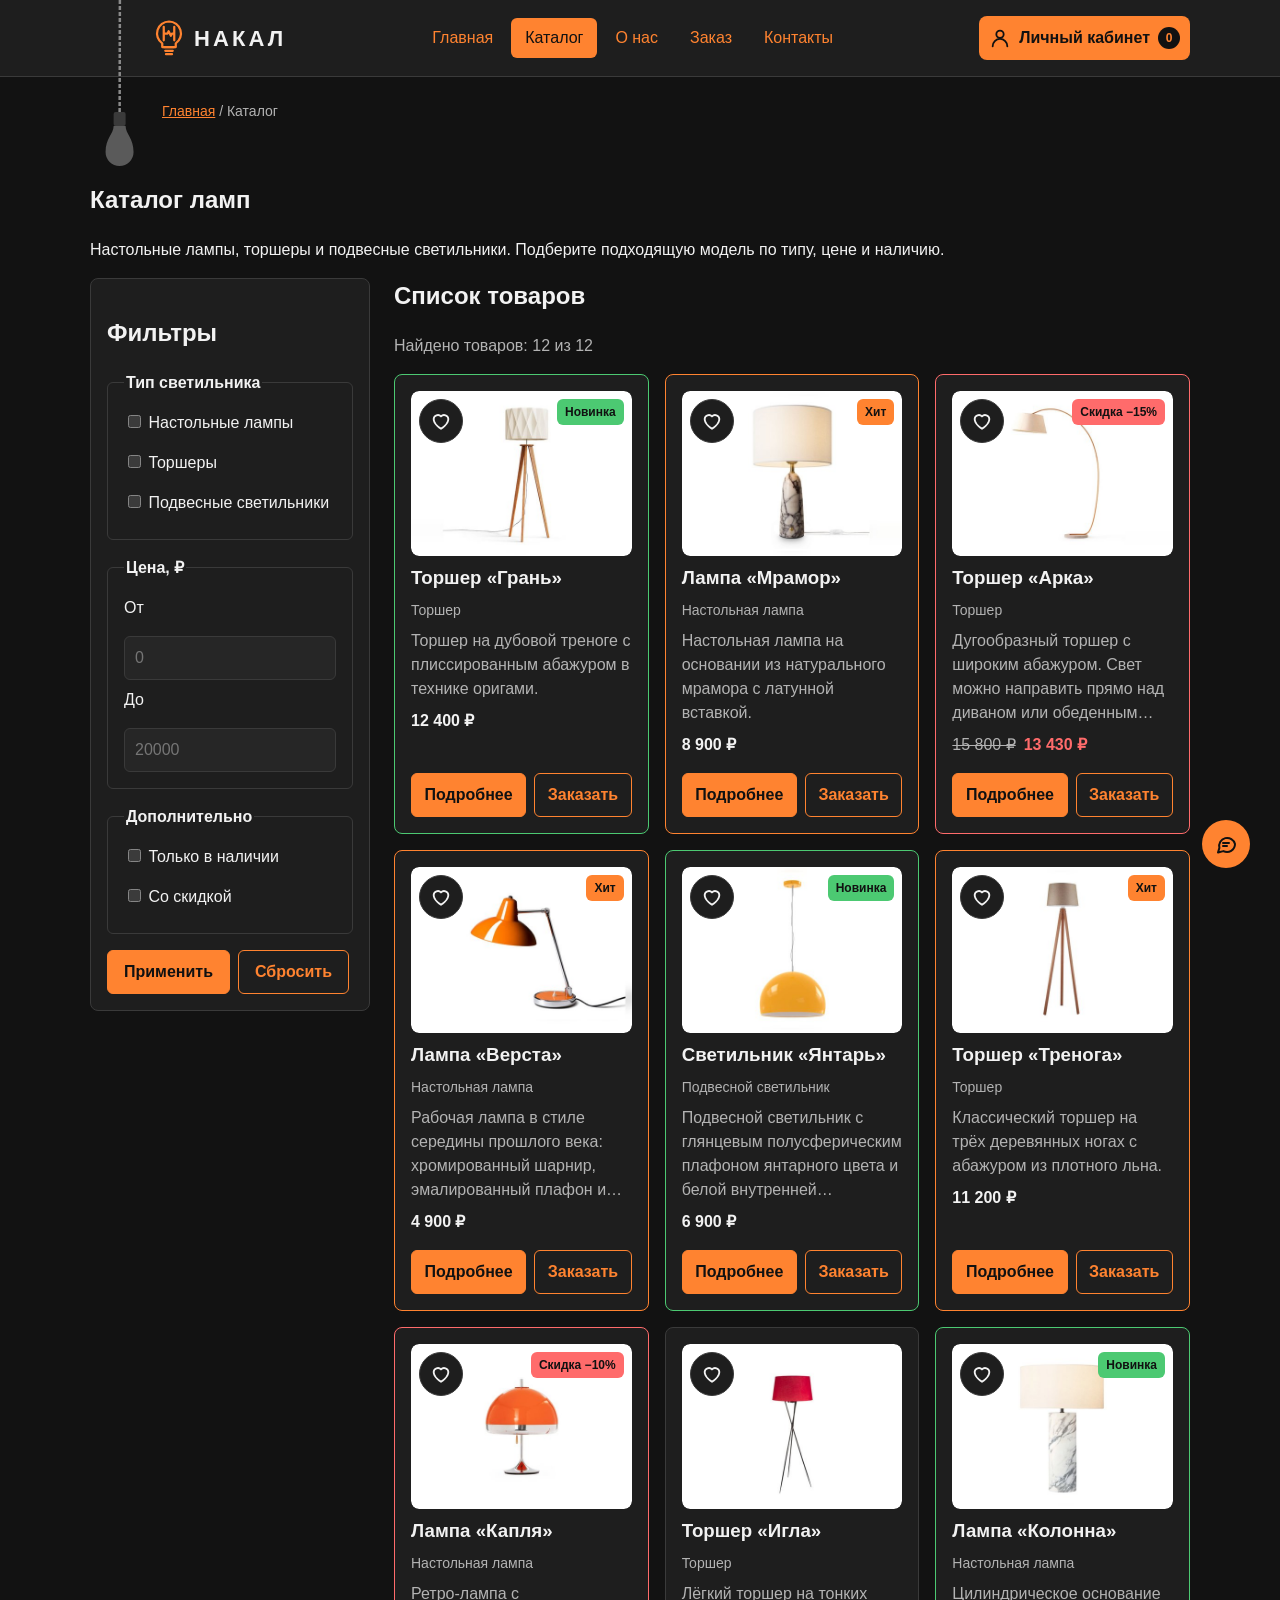
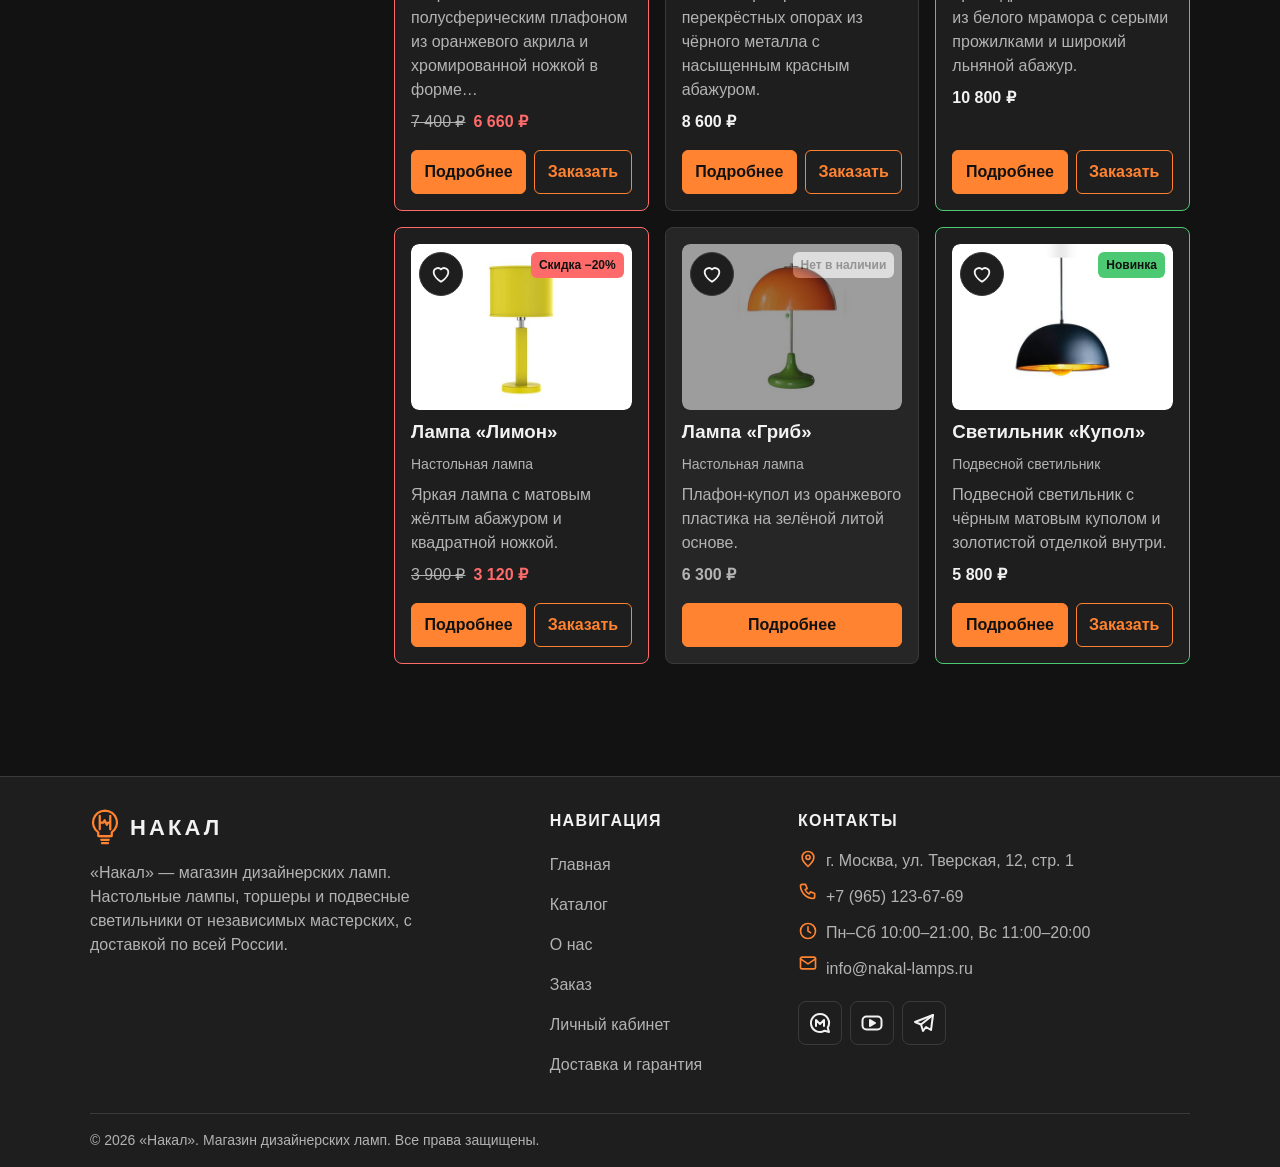
<file: catalog.html>
<!DOCTYPE html>
<html lang="ru">

<head>
  <meta charset="UTF-8">
  <meta name="viewport" content="width=device-width, initial-scale=1.0">
  <meta name="description" content="Каталог магазина дизайнерских ламп «Накал»: настольные лампы, торшеры и подвесные светильники.">
  <title>Каталог ламп — Накал</title>
  <script>
    try {
      document.documentElement.dataset.theme = localStorage.getItem('theme') || 'dark';
    } catch (e) {}
  </script>
  <link rel="icon" type="image/svg+xml" href="images/favicon.svg">
  <link rel="stylesheet" href="css/style.css">
  <link rel="stylesheet" href="css/responsive.css">
  <script src="js/data.js" defer></script>
  <script src="js/theme.js" defer></script>
  <script src="js/main.js" defer></script>
  <meta property="og:type" content="website">
  <meta property="og:title" content="Накал — магазин дизайнерских ламп">
  <meta property="og:description" content="Дизайнерские настольные лампы, торшеры и подвесные светильники. Доставка по России.">
  <meta property="og:image" content="https://detrax656.github.io/kr1-html-css-shop/images/preview.jpg">
</head>

<body>
  <a class="skip-link" href="#main">Перейти к основному содержимому</a>
  <header class="site-header">
    <div class="site-header__inner">
      <button class="pull" id="pull" type="button" aria-label="Переключить тему оформления" aria-pressed="false">
        <svg viewBox="0 0 60 330" aria-hidden="true" focusable="false">
          <g id="swing">
            <line class="pull__cord" id="cord" x1="30" y1="0" x2="30" y2="100"/>
            <g id="bulb-group" transform="translate(30 100)">
              <rect class="pull__socket" x="-6" y="0" width="12" height="14" rx="2"/>
              <path class="pull__bulb" d="M-6 14 C-6 22 -14 26 -14 40 A14 14 0 0 0 14 40 C14 26 6 22 6 14 Z"/>
              <g transform="translate(0 38)">
                <circle class="pull__ring" r="22"/>
                <line class="pull__ray" x1="26" y1="0" x2="36" y2="0" transform="rotate(0)"/>
                <line class="pull__ray" x1="26" y1="0" x2="36" y2="0" transform="rotate(45)"/>
                <line class="pull__ray" x1="26" y1="0" x2="36" y2="0" transform="rotate(90)"/>
                <line class="pull__ray" x1="26" y1="0" x2="36" y2="0" transform="rotate(135)"/>
                <line class="pull__ray" x1="26" y1="0" x2="36" y2="0" transform="rotate(180)"/>
                <circle class="pull__hit" r="28"/>
              </g>
            </g>
          </g>
        </svg>
      </button>
      <script>
        /* Лампочка сразу в нужном положении, без мигания до загрузки theme.js */
        (function () {
          try {
            var w = window.innerWidth, r = w >= 1280 ? 172 : w >= 1024 ? 133 : 100;
            if (w >= 768 && window.scrollY > 120) { r = 93; }
            var s = Number(sessionStorage.getItem('cordRest'));
            if (s > 0 && !window.matchMedia('(prefers-reduced-motion: reduce)').matches) { r = s; }
            document.getElementById('cord').setAttribute('y2', r);
            document.getElementById('bulb-group').setAttribute('transform', 'translate(30 ' + r + ')');
            document.getElementById('pull').classList.add('pull--ready');
          } catch (e) {}
        })();
      </script>
      <a class="site-header__logo" href="index.html"><svg class="site-header__mark" viewBox="0 0 40 48" width="30" height="36" aria-hidden="true" focusable="false"><g fill="none" stroke="currentColor" stroke-width="3" stroke-linecap="round" stroke-linejoin="round"><path d="M20 2a16 16 0 0 0-9 29.2V36h18v-4.8A16 16 0 0 0 20 2z"/><path d="M13 36h14M15 41h10M16 45.5h8"/><path d="M13 9v18M27 9v18M13 18h5l1.5-3 3 6 1.5-3h3"/></g></svg><span>Накал</span></a>

      <nav class="site-nav" aria-label="Основная навигация">
        <ul class="site-nav__list">
          <li class="site-nav__item">
            <a class="site-nav__link" href="index.html">Главная</a>
          </li>
          <li class="site-nav__item">
            <a class="site-nav__link site-nav__link--active" aria-current="page" href="catalog.html">Каталог</a>
          </li>
          <li class="site-nav__item">
            <a class="site-nav__link" href="about.html">О нас</a>
          </li>
          <li class="site-nav__item">
            <a class="site-nav__link" href="order.html">Заказ</a>
          </li>
          <li class="site-nav__item">
            <a class="site-nav__link" href="contacts.html">Контакты</a>
          </li>
        </ul>
      </nav>
      <a class="account-link" href="account.html"><svg class="account-link__icon" viewBox="0 0 24 24" width="22" height="22" aria-hidden="true" focusable="false" fill="none" stroke="currentColor" stroke-width="2" stroke-linecap="round" stroke-linejoin="round"><circle cx="12" cy="8" r="4"/><path d="M4 21a8 8 0 0 1 16 0"/></svg><span class="account-link__text">Личный кабинет</span><span class="account-link__count" data-favorites-count aria-label="Избранное">0</span></a>
    </div>
  </header>

  <main id="main">
    <nav class="breadcrumbs" aria-label="Хлебные крошки">
      <a class="breadcrumbs__link" href="index.html">Главная</a>
      <span class="breadcrumbs__current" aria-current="page">Каталог</span>
    </nav>

    <section class="section">
      <h1>Каталог ламп</h1>
      <p>
        Настольные лампы, торшеры и подвесные светильники. Подберите подходящую модель
        по типу, цене и наличию.
      </p>

      <div class="catalog-layout">
        <aside class="catalog-filters" aria-labelledby="filters-title">
          <h2 id="filters-title">Фильтры</h2>

          <form class="catalog-filters__form" id="catalog-form" action="#" method="get">
            <fieldset class="catalog-filters__group">
              <legend class="catalog-filters__legend">Тип светильника</legend>

              <label class="catalog-filters__label">
                <input type="checkbox" name="type" value="table">
                Настольные лампы
              </label>

              <label class="catalog-filters__label">
                <input type="checkbox" name="type" value="floor">
                Торшеры
              </label>

              <label class="catalog-filters__label">
                <input type="checkbox" name="type" value="pendant">
                Подвесные светильники
              </label>
            </fieldset>

            <fieldset class="catalog-filters__group">
              <legend class="catalog-filters__legend">Цена, ₽</legend>

              <label class="catalog-filters__label" for="price-from">От</label>
              <input class="catalog-filters__input" id="price-from" name="price-from" type="number" min="0"
                inputmode="numeric" placeholder="0">

              <label class="catalog-filters__label" for="price-to">До</label>
              <input class="catalog-filters__input" id="price-to" name="price-to" type="number" min="0"
                inputmode="numeric" placeholder="20000">
            </fieldset>

            <fieldset class="catalog-filters__group">
              <legend class="catalog-filters__legend">Дополнительно</legend>

              <label class="catalog-filters__label">
                <input type="checkbox" name="in-stock" value="1">
                Только в наличии
              </label>

              <label class="catalog-filters__label">
                <input type="checkbox" name="on-sale" value="1">
                Со скидкой
              </label>
            </fieldset>

            <div class="catalog-filters__actions">
              <button class="button" type="submit">Применить</button>
              <button class="button button--secondary" type="reset">Сбросить</button>
            </div>
          </form>
        </aside>

        <section class="catalog-products" aria-labelledby="products-title">
          <h2 class="section__title" id="products-title">Список товаров</h2>
          <p class="catalog-products__count" id="catalog-count" role="status"></p>
          <p class="catalog-products__empty" id="catalog-empty" hidden>
            По выбранным условиям ничего не найдено. Измените фильтры или сбросьте их.
          </p>
          <div class="products-grid" id="catalog-grid"></div>
          <noscript><p>Для отображения каталога включите JavaScript в браузере.</p></noscript>
        </section>
      </div>
    </section>
  </main>

  <footer class="site-footer">
    <div class="site-footer__inner">
      <section class="site-footer__col site-footer__about" aria-labelledby="footer-about">
        <a class="site-header__logo" id="footer-about" href="index.html"><svg class="site-header__mark" viewBox="0 0 40 48" width="30" height="36" aria-hidden="true" focusable="false"><g fill="none" stroke="currentColor" stroke-width="3" stroke-linecap="round" stroke-linejoin="round"><path d="M20 2a16 16 0 0 0-9 29.2V36h18v-4.8A16 16 0 0 0 20 2z"/><path d="M13 36h14M15 41h10M16 45.5h8"/><path d="M13 9v18M27 9v18M13 18h5l1.5-3 3 6 1.5-3h3"/></g></svg><span>Накал</span></a>
        <p class="site-footer__text">
          «Накал» — магазин дизайнерских ламп. Настольные лампы, торшеры и подвесные
          светильники от независимых мастерских, с доставкой по всей России.
        </p>
      </section>

      <nav class="site-footer__col site-footer__nav" aria-labelledby="footer-nav">
        <h2 class="site-footer__title" id="footer-nav">Навигация</h2>
        <ul class="site-footer__list">
          <li><a class="site-footer__link" href="index.html">Главная</a></li>
          <li><a class="site-footer__link" href="catalog.html">Каталог</a></li>
          <li><a class="site-footer__link" href="about.html">О нас</a></li>
          <li><a class="site-footer__link" href="order.html">Заказ</a></li>
          <li><a class="site-footer__link" href="account.html">Личный кабинет</a></li>
          <li><a class="site-footer__link" href="index.html#delivery">Доставка и гарантия</a></li>
        </ul>
      </nav>

      <section class="site-footer__col" aria-labelledby="footer-contacts">
        <h2 class="site-footer__title" id="footer-contacts">Контакты</h2>
        <ul class="site-footer__list site-footer__contacts">
          <li class="site-footer__contact"><svg class="site-footer__icon" viewBox="0 0 24 24" width="20" height="20" aria-hidden="true" focusable="false" fill="none" stroke="currentColor" stroke-width="2" stroke-linecap="round" stroke-linejoin="round"><path d="M12 21s-7-6.2-7-11a7 7 0 0 1 14 0c0 4.8-7 11-7 11z"/><circle cx="12" cy="10" r="2.5"/></svg><span>г. Москва, ул. Тверская, 12, стр. 1</span></li>
          <li class="site-footer__contact"><svg class="site-footer__icon" viewBox="0 0 24 24" width="20" height="20" aria-hidden="true" focusable="false" fill="none" stroke="currentColor" stroke-width="2" stroke-linecap="round" stroke-linejoin="round"><path d="M5 4h4l2 5-2.5 1.5a11 11 0 0 0 5 5L15 13l5 2v4a2 2 0 0 1-2 2A16 16 0 0 1 3 6a2 2 0 0 1 2-2z"/></svg><a class="site-footer__link" href="tel:+79651236769">+7 (965) 123-67-69</a></li>
          <li class="site-footer__contact"><svg class="site-footer__icon" viewBox="0 0 24 24" width="20" height="20" aria-hidden="true" focusable="false" fill="none" stroke="currentColor" stroke-width="2" stroke-linecap="round" stroke-linejoin="round"><circle cx="12" cy="12" r="9"/><path d="M12 7v5l3 2"/></svg><span>Пн–Сб 10:00–21:00, Вс 11:00–20:00</span></li>
          <li class="site-footer__contact"><svg class="site-footer__icon" viewBox="0 0 24 24" width="20" height="20" aria-hidden="true" focusable="false" fill="none" stroke="currentColor" stroke-width="2" stroke-linecap="round" stroke-linejoin="round"><rect x="3" y="5" width="18" height="14" rx="2"/><path d="m3 7 9 6 9-6"/></svg><a class="site-footer__link" href="mailto:info@nakal-lamps.ru">info@nakal-lamps.ru</a></li>
        </ul>

        <ul class="site-footer__social" aria-label="Мы в соцсетях">
          <li><a class="site-footer__social-link" href="https://max.ru/" target="_blank" rel="noopener" aria-label="Накал в MAX"><svg viewBox="0 0 24 24" width="24" height="24" aria-hidden="true" focusable="false" fill="none" stroke="currentColor" stroke-width="2" stroke-linecap="round" stroke-linejoin="round"><path d="M12 3a9 9 0 1 0 4.6 16.7L21 21l-1.3-4.3A9 9 0 0 0 12 3z"/><path d="M8 15V9l4 4 4-4v6"/></svg></a></li>
          <li><a class="site-footer__social-link" href="https://www.youtube.com/" target="_blank" rel="noopener" aria-label="Накал на YouTube"><svg viewBox="0 0 24 24" width="24" height="24" aria-hidden="true" focusable="false" fill="none" stroke="currentColor" stroke-width="2" stroke-linecap="round" stroke-linejoin="round"><rect x="2.5" y="5.5" width="19" height="13" rx="4"/><path d="m10 9 5 3-5 3z" fill="currentColor"/></svg></a></li>
          <li><a class="site-footer__social-link" href="https://t.me/" target="_blank" rel="noopener" aria-label="Накал в Telegram"><svg viewBox="0 0 24 24" width="24" height="24" aria-hidden="true" focusable="false" fill="none" stroke="currentColor" stroke-width="2" stroke-linecap="round" stroke-linejoin="round"><path d="M21 4 3 11l6 2.5L11 20l3-4 5 3z"/><path d="m9 13.5 12-9.5"/></svg></a></li>
        </ul>
      </section>
    </div>

    <p class="site-footer__copy">&copy; 2026 «Накал». Магазин дизайнерских ламп. Все права защищены.</p>
  </footer>

  <a class="to-top" href="#" aria-label="Наверх"><svg class="to-top__icon" viewBox="0 0 40 56" width="40" height="56" aria-hidden="true" focusable="false"><path d="M17.5 3h5L35 27H5z" fill="currentColor"/><path d="M20 27v23M11 52h18" fill="none" stroke="currentColor" stroke-width="3" stroke-linecap="round"/></svg></a>

  <dialog class="order-dialog" id="order-dialog" aria-labelledby="order-dialog-title">
    <button class="order-dialog__close" type="button" id="close-order-dialog-icon" aria-label="Закрыть окно">&times;</button>

    <h2 class="order-dialog__title" id="order-dialog-title">Быстрый заказ</h2>

    <div class="order-item" id="quick-item"></div>

    <form class="order-form" id="quick-form" action="#" method="post" novalidate>
      <div class="order-form__group">
        <label class="order-form__label" for="quick-name">Имя</label>
        <input class="order-form__input" id="quick-name" name="name" type="text" placeholder="Введите ваше имя"
          minlength="2" autocomplete="given-name" required>
      </div>

      <div class="order-form__group">
        <label class="order-form__label" for="quick-phone">Телефон</label>
        <input class="order-form__input" id="quick-phone" name="phone" type="tel" inputmode="tel"
          placeholder="+7 (900) 000-00-00" pattern="^\+7 \(\d{3}\) \d{3}-\d{2}-\d{2}$" autocomplete="tel" required>
        <small class="order-form__hint">Формат: +7 (900) 000-00-00</small>
      </div>

      <div class="order-form__group">
        <label class="order-form__label" for="quick-qty">Количество</label>
        <input class="order-form__input" id="quick-qty" name="quantity" type="number" min="1" max="10" value="1"
          inputmode="numeric" required>
      </div>

      <div class="order-form__group order-form__group--wide order-form__group--checkbox">
        <label class="order-form__label">
          <input class="order-form__input" id="quick-agreement" name="agreement" type="checkbox" required>
          Я согласен на обработку данных
        </label>
      </div>

      <p class="order-total" id="quick-total" role="status"></p>

      <div class="order-form__actions">
        <button class="button button--secondary" type="button" id="close-order-dialog">Закрыть</button>
        <button class="button button--primary" type="submit">Заказать</button>
      </div>

      <a class="order-dialog__full" id="quick-full" href="order.html">Полное оформление заказа</a>
    </form>

    <p class="success-message" id="quick-success" role="status" hidden>
      Спасибо! Заказ принят, менеджер перезвонит вам в течение 15 минут.
    </p>
  </dialog>

  <button class="chat-button" type="button" data-open-manager aria-label="Вопрос менеджеру" title="Вопрос менеджеру"><svg viewBox="0 0 24 24" width="24" height="24" aria-hidden="true" focusable="false" fill="none" stroke="currentColor" stroke-width="2" stroke-linecap="round" stroke-linejoin="round"><path d="M21 12a8 8 0 0 1-11.6 7.1L4 20.5l1.4-4.6A8 8 0 1 1 21 12z"/><path d="M9 11h6M9 14h4"/></svg></button>
  <dialog class="order-dialog" id="manager-dialog" aria-labelledby="manager-dialog-title">
    <button class="order-dialog__close" type="button" id="close-manager-icon" aria-label="Закрыть окно">&times;</button>

    <h2 class="order-dialog__title" id="manager-dialog-title">Вопрос менеджеру</h2>

    <form class="order-form" id="manager-form" action="#" method="post" novalidate>
      <p class="order-form__group--wide">Напишите, что хотите уточнить, и менеджер ответит в рабочее время.</p>

      <div class="order-form__group">
        <label class="order-form__label" for="manager-name">Имя</label>
        <input class="order-form__input" id="manager-name" name="name" type="text" placeholder="Введите ваше имя"
          minlength="2" autocomplete="given-name" required>
      </div>

      <div class="order-form__group">
        <label class="order-form__label" for="manager-email">E-mail</label>
        <input class="order-form__input" id="manager-email" name="email" type="email" placeholder="example@mail.ru"
          autocomplete="email" required>
      </div>

      <div class="order-form__group">
        <label class="order-form__label" for="manager-question">Ваш вопрос</label>
        <textarea class="order-form__textarea" id="manager-question" name="question" rows="4"
          placeholder="Например, можно ли подобрать абажур другого цвета?" required></textarea>
      </div>

      <div class="order-form__group order-form__group--wide order-form__group--checkbox">
        <label class="order-form__label">
          <input class="order-form__input" id="manager-agreement" name="agreement" type="checkbox" required>
          Я согласен на обработку данных
        </label>
      </div>

      <div class="order-form__actions">
        <button class="button button--secondary" type="button" id="close-manager">Закрыть</button>
        <button class="button button--primary" type="submit">Отправить</button>
      </div>
    </form>

    <p class="success-message" id="manager-success" role="status" hidden>
      Спасибо! Вопрос отправлен, менеджер ответит вам на e-mail.
    </p>
  </dialog>
</body>

</html>
</file>
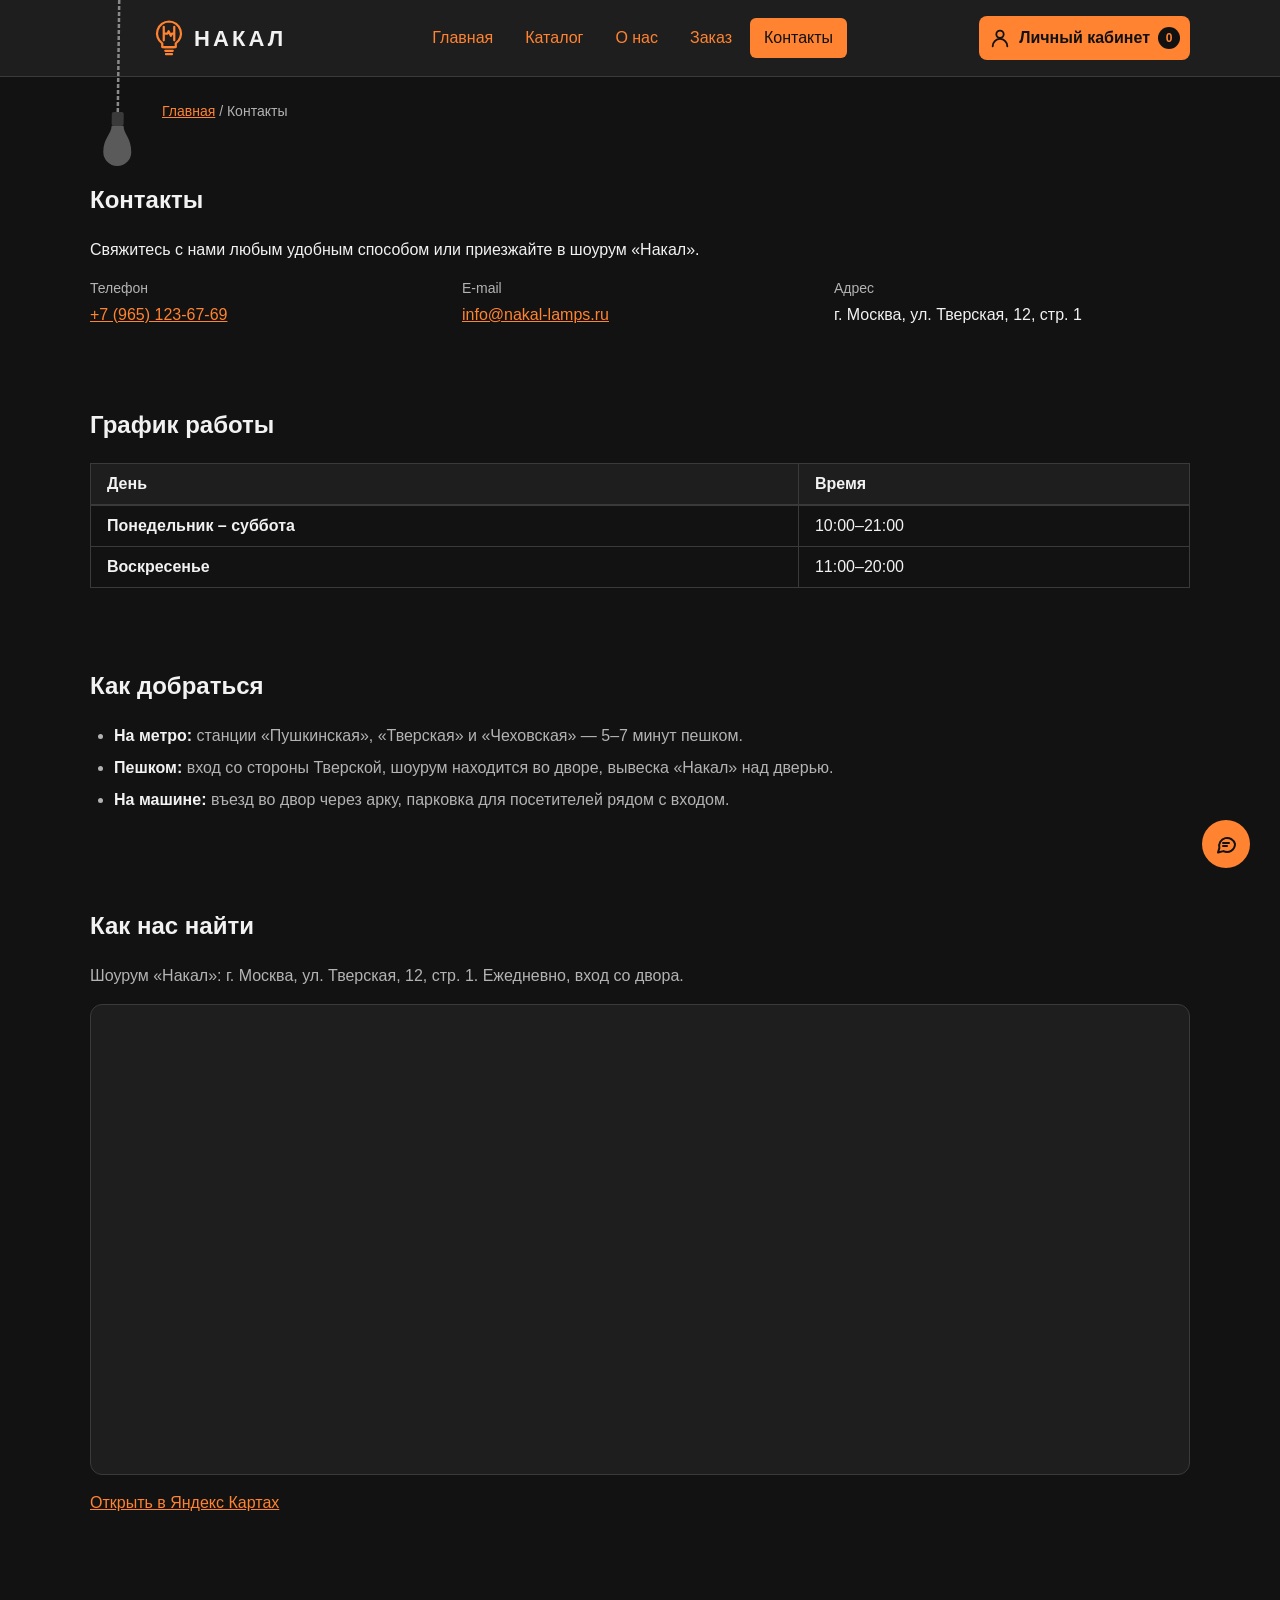
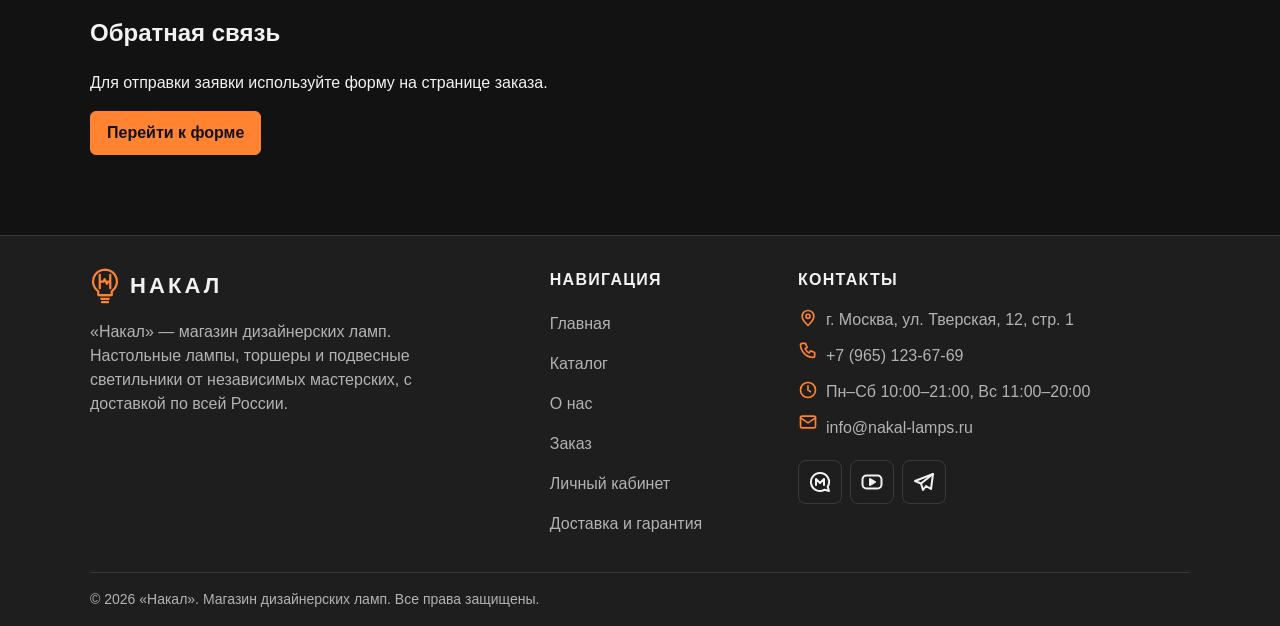
<file: contacts.html>
<!DOCTYPE html>
<html lang="ru">

<head>
  <meta charset="UTF-8">
  <meta name="viewport" content="width=device-width, initial-scale=1.0">
  <meta name="description" content="Контакты магазина дизайнерских ламп «Накал»: адрес, телефон, график работы и карта проезда.">
  <title>Контакты — Накал</title>
  <script>
    try {
      document.documentElement.dataset.theme = localStorage.getItem('theme') || 'dark';
    } catch (e) {}
  </script>
  <link rel="icon" type="image/svg+xml" href="images/favicon.svg">
  <link rel="stylesheet" href="css/style.css">
  <link rel="stylesheet" href="css/responsive.css">
  <script src="js/data.js" defer></script>
  <script src="js/theme.js" defer></script>
  <script src="js/main.js" defer></script>
  <meta property="og:type" content="website">
  <meta property="og:title" content="Накал — магазин дизайнерских ламп">
  <meta property="og:description" content="Дизайнерские настольные лампы, торшеры и подвесные светильники. Доставка по России.">
  <meta property="og:image" content="https://detrax656.github.io/kr1-html-css-shop/images/preview.jpg">
</head>

<body>
  <a class="skip-link" href="#main">Перейти к основному содержимому</a>
  <header class="site-header">
    <div class="site-header__inner">
      <button class="pull" id="pull" type="button" aria-label="Переключить тему оформления" aria-pressed="false">
        <svg viewBox="0 0 60 330" aria-hidden="true" focusable="false">
          <g id="swing">
            <line class="pull__cord" id="cord" x1="30" y1="0" x2="30" y2="100"/>
            <g id="bulb-group" transform="translate(30 100)">
              <rect class="pull__socket" x="-6" y="0" width="12" height="14" rx="2"/>
              <path class="pull__bulb" d="M-6 14 C-6 22 -14 26 -14 40 A14 14 0 0 0 14 40 C14 26 6 22 6 14 Z"/>
              <g transform="translate(0 38)">
                <circle class="pull__ring" r="22"/>
                <line class="pull__ray" x1="26" y1="0" x2="36" y2="0" transform="rotate(0)"/>
                <line class="pull__ray" x1="26" y1="0" x2="36" y2="0" transform="rotate(45)"/>
                <line class="pull__ray" x1="26" y1="0" x2="36" y2="0" transform="rotate(90)"/>
                <line class="pull__ray" x1="26" y1="0" x2="36" y2="0" transform="rotate(135)"/>
                <line class="pull__ray" x1="26" y1="0" x2="36" y2="0" transform="rotate(180)"/>
                <circle class="pull__hit" r="28"/>
              </g>
            </g>
          </g>
        </svg>
      </button>
      <script>
        /* Лампочка сразу в нужном положении, без мигания до загрузки theme.js */
        (function () {
          try {
            var w = window.innerWidth, r = w >= 1280 ? 172 : w >= 1024 ? 133 : 100;
            if (w >= 768 && window.scrollY > 120) { r = 93; }
            var s = Number(sessionStorage.getItem('cordRest'));
            if (s > 0 && !window.matchMedia('(prefers-reduced-motion: reduce)').matches) { r = s; }
            document.getElementById('cord').setAttribute('y2', r);
            document.getElementById('bulb-group').setAttribute('transform', 'translate(30 ' + r + ')');
            document.getElementById('pull').classList.add('pull--ready');
          } catch (e) {}
        })();
      </script>
      <a class="site-header__logo" href="index.html"><svg class="site-header__mark" viewBox="0 0 40 48" width="30" height="36" aria-hidden="true" focusable="false"><g fill="none" stroke="currentColor" stroke-width="3" stroke-linecap="round" stroke-linejoin="round"><path d="M20 2a16 16 0 0 0-9 29.2V36h18v-4.8A16 16 0 0 0 20 2z"/><path d="M13 36h14M15 41h10M16 45.5h8"/><path d="M13 9v18M27 9v18M13 18h5l1.5-3 3 6 1.5-3h3"/></g></svg><span>Накал</span></a>

      <nav class="site-nav" aria-label="Основная навигация">
        <ul class="site-nav__list">
          <li class="site-nav__item">
            <a class="site-nav__link" href="index.html">Главная</a>
          </li>
          <li class="site-nav__item">
            <a class="site-nav__link" href="catalog.html">Каталог</a>
          </li>
          <li class="site-nav__item">
            <a class="site-nav__link" href="about.html">О нас</a>
          </li>
          <li class="site-nav__item">
            <a class="site-nav__link" href="order.html">Заказ</a>
          </li>
          <li class="site-nav__item">
            <a class="site-nav__link site-nav__link--active" aria-current="page" href="contacts.html">Контакты</a>
          </li>
        </ul>
      </nav>
      <a class="account-link" href="account.html"><svg class="account-link__icon" viewBox="0 0 24 24" width="22" height="22" aria-hidden="true" focusable="false" fill="none" stroke="currentColor" stroke-width="2" stroke-linecap="round" stroke-linejoin="round"><circle cx="12" cy="8" r="4"/><path d="M4 21a8 8 0 0 1 16 0"/></svg><span class="account-link__text">Личный кабинет</span><span class="account-link__count" data-favorites-count aria-label="Избранное">0</span></a>
    </div>
  </header>

  <main id="main">
    <nav class="breadcrumbs" aria-label="Хлебные крошки">
      <a class="breadcrumbs__link" href="index.html">Главная</a>
      <span class="breadcrumbs__current" aria-current="page">Контакты</span>
    </nav>

    <section class="section">
      <h1>Контакты</h1>
      <p>Свяжитесь с нами любым удобным способом или приезжайте в шоурум «Накал».</p>

      <ul class="contact-list">
        <li class="contact-list__item"><span class="contact-list__label">Телефон</span>
          <a href="tel:+79651236769">+7 (965) 123-67-69</a></li>
        <li class="contact-list__item"><span class="contact-list__label">E-mail</span>
          <a href="mailto:info@nakal-lamps.ru">info@nakal-lamps.ru</a></li>
        <li class="contact-list__item"><span class="contact-list__label">Адрес</span>
          г. Москва, ул. Тверская, 12, стр. 1</li>
      </ul>
    </section>

    <section class="section" aria-labelledby="hours-title">
      <h2 class="section__title" id="hours-title">График работы</h2>

      <div class="table-wrapper">
        <table class="product-table product-table--compact">
          <caption class="visually-hidden">График работы магазина</caption>
          <thead>
            <tr>
              <th class="product-table__heading" scope="col">День</th>
              <th class="product-table__heading" scope="col">Время</th>
            </tr>
          </thead>
          <tbody>
            <tr><th class="product-table__cell" scope="row">Понедельник – суббота</th><td class="product-table__cell">10:00–21:00</td></tr>
            <tr><th class="product-table__cell" scope="row">Воскресенье</th><td class="product-table__cell">11:00–20:00</td></tr>
          </tbody>
        </table>
      </div>
    </section>

    <section class="section" aria-labelledby="route-title">
      <h2 class="section__title" id="route-title">Как добраться</h2>

      <ul class="route-list">
        <li class="route-list__item"><strong>На метро:</strong> станции «Пушкинская», «Тверская» и «Чеховская» — 5–7 минут пешком.</li>
        <li class="route-list__item"><strong>Пешком:</strong> вход со стороны Тверской, шоурум находится во дворе, вывеска «Накал» над дверью.</li>
        <li class="route-list__item"><strong>На машине:</strong> въезд во двор через арку, парковка для посетителей рядом с входом.</li>
      </ul>
    </section>

    <section class="section map-section" id="map" aria-labelledby="map-title">
      <h2 class="section__title" id="map-title">Как нас найти</h2>
      <p class="map-section__text">Шоурум «Накал»: г. Москва, ул. Тверская, 12, стр. 1. Ежедневно, вход со двора.</p>
      <div class="map">
        <iframe class="map__frame" title="Карта: шоурум «Накал», Москва, ул. Тверская, 12"
          src="https://yandex.ru/map-widget/v1/?ll=37.605700%2C55.764000&amp;z=16&amp;pt=37.605700%2C55.764000%2Cpm2orgl"
          loading="lazy" referrerpolicy="no-referrer-when-downgrade"></iframe>
      </div>
      <a class="map-section__link" href="https://yandex.ru/maps/?text=%D0%9C%D0%BE%D1%81%D0%BA%D0%B2%D0%B0%2C%20%D0%A2%D0%B2%D0%B5%D1%80%D1%81%D0%BA%D0%B0%D1%8F%2C%2012" target="_blank" rel="noopener">Открыть в Яндекс Картах</a>
    </section>

    <section class="section" id="feedback">
      <h2>Обратная связь</h2>
      <p>Для отправки заявки используйте форму на странице заказа.</p>
      <a class="button" href="order.html">Перейти к форме</a>
    </section>
  </main>

  <footer class="site-footer">
    <div class="site-footer__inner">
      <section class="site-footer__col site-footer__about" aria-labelledby="footer-about">
        <a class="site-header__logo" id="footer-about" href="index.html"><svg class="site-header__mark" viewBox="0 0 40 48" width="30" height="36" aria-hidden="true" focusable="false"><g fill="none" stroke="currentColor" stroke-width="3" stroke-linecap="round" stroke-linejoin="round"><path d="M20 2a16 16 0 0 0-9 29.2V36h18v-4.8A16 16 0 0 0 20 2z"/><path d="M13 36h14M15 41h10M16 45.5h8"/><path d="M13 9v18M27 9v18M13 18h5l1.5-3 3 6 1.5-3h3"/></g></svg><span>Накал</span></a>
        <p class="site-footer__text">
          «Накал» — магазин дизайнерских ламп. Настольные лампы, торшеры и подвесные
          светильники от независимых мастерских, с доставкой по всей России.
        </p>
      </section>

      <nav class="site-footer__col site-footer__nav" aria-labelledby="footer-nav">
        <h2 class="site-footer__title" id="footer-nav">Навигация</h2>
        <ul class="site-footer__list">
          <li><a class="site-footer__link" href="index.html">Главная</a></li>
          <li><a class="site-footer__link" href="catalog.html">Каталог</a></li>
          <li><a class="site-footer__link" href="about.html">О нас</a></li>
          <li><a class="site-footer__link" href="order.html">Заказ</a></li>
          <li><a class="site-footer__link" href="account.html">Личный кабинет</a></li>
          <li><a class="site-footer__link" href="index.html#delivery">Доставка и гарантия</a></li>
        </ul>
      </nav>

      <section class="site-footer__col" aria-labelledby="footer-contacts">
        <h2 class="site-footer__title" id="footer-contacts">Контакты</h2>
        <ul class="site-footer__list site-footer__contacts">
          <li class="site-footer__contact"><svg class="site-footer__icon" viewBox="0 0 24 24" width="20" height="20" aria-hidden="true" focusable="false" fill="none" stroke="currentColor" stroke-width="2" stroke-linecap="round" stroke-linejoin="round"><path d="M12 21s-7-6.2-7-11a7 7 0 0 1 14 0c0 4.8-7 11-7 11z"/><circle cx="12" cy="10" r="2.5"/></svg><span>г. Москва, ул. Тверская, 12, стр. 1</span></li>
          <li class="site-footer__contact"><svg class="site-footer__icon" viewBox="0 0 24 24" width="20" height="20" aria-hidden="true" focusable="false" fill="none" stroke="currentColor" stroke-width="2" stroke-linecap="round" stroke-linejoin="round"><path d="M5 4h4l2 5-2.5 1.5a11 11 0 0 0 5 5L15 13l5 2v4a2 2 0 0 1-2 2A16 16 0 0 1 3 6a2 2 0 0 1 2-2z"/></svg><a class="site-footer__link" href="tel:+79651236769">+7 (965) 123-67-69</a></li>
          <li class="site-footer__contact"><svg class="site-footer__icon" viewBox="0 0 24 24" width="20" height="20" aria-hidden="true" focusable="false" fill="none" stroke="currentColor" stroke-width="2" stroke-linecap="round" stroke-linejoin="round"><circle cx="12" cy="12" r="9"/><path d="M12 7v5l3 2"/></svg><span>Пн–Сб 10:00–21:00, Вс 11:00–20:00</span></li>
          <li class="site-footer__contact"><svg class="site-footer__icon" viewBox="0 0 24 24" width="20" height="20" aria-hidden="true" focusable="false" fill="none" stroke="currentColor" stroke-width="2" stroke-linecap="round" stroke-linejoin="round"><rect x="3" y="5" width="18" height="14" rx="2"/><path d="m3 7 9 6 9-6"/></svg><a class="site-footer__link" href="mailto:info@nakal-lamps.ru">info@nakal-lamps.ru</a></li>
        </ul>

        <ul class="site-footer__social" aria-label="Мы в соцсетях">
          <li><a class="site-footer__social-link" href="https://max.ru/" target="_blank" rel="noopener" aria-label="Накал в MAX"><svg viewBox="0 0 24 24" width="24" height="24" aria-hidden="true" focusable="false" fill="none" stroke="currentColor" stroke-width="2" stroke-linecap="round" stroke-linejoin="round"><path d="M12 3a9 9 0 1 0 4.6 16.7L21 21l-1.3-4.3A9 9 0 0 0 12 3z"/><path d="M8 15V9l4 4 4-4v6"/></svg></a></li>
          <li><a class="site-footer__social-link" href="https://www.youtube.com/" target="_blank" rel="noopener" aria-label="Накал на YouTube"><svg viewBox="0 0 24 24" width="24" height="24" aria-hidden="true" focusable="false" fill="none" stroke="currentColor" stroke-width="2" stroke-linecap="round" stroke-linejoin="round"><rect x="2.5" y="5.5" width="19" height="13" rx="4"/><path d="m10 9 5 3-5 3z" fill="currentColor"/></svg></a></li>
          <li><a class="site-footer__social-link" href="https://t.me/" target="_blank" rel="noopener" aria-label="Накал в Telegram"><svg viewBox="0 0 24 24" width="24" height="24" aria-hidden="true" focusable="false" fill="none" stroke="currentColor" stroke-width="2" stroke-linecap="round" stroke-linejoin="round"><path d="M21 4 3 11l6 2.5L11 20l3-4 5 3z"/><path d="m9 13.5 12-9.5"/></svg></a></li>
        </ul>
      </section>
    </div>

    <p class="site-footer__copy">&copy; 2026 «Накал». Магазин дизайнерских ламп. Все права защищены.</p>
  </footer>

  <a class="to-top" href="#" aria-label="Наверх"><svg class="to-top__icon" viewBox="0 0 40 56" width="40" height="56" aria-hidden="true" focusable="false"><path d="M17.5 3h5L35 27H5z" fill="currentColor"/><path d="M20 27v23M11 52h18" fill="none" stroke="currentColor" stroke-width="3" stroke-linecap="round"/></svg></a>

  <button class="chat-button" type="button" data-open-manager aria-label="Вопрос менеджеру" title="Вопрос менеджеру"><svg viewBox="0 0 24 24" width="24" height="24" aria-hidden="true" focusable="false" fill="none" stroke="currentColor" stroke-width="2" stroke-linecap="round" stroke-linejoin="round"><path d="M21 12a8 8 0 0 1-11.6 7.1L4 20.5l1.4-4.6A8 8 0 1 1 21 12z"/><path d="M9 11h6M9 14h4"/></svg></button>
  <dialog class="order-dialog" id="manager-dialog" aria-labelledby="manager-dialog-title">
    <button class="order-dialog__close" type="button" id="close-manager-icon" aria-label="Закрыть окно">&times;</button>

    <h2 class="order-dialog__title" id="manager-dialog-title">Вопрос менеджеру</h2>

    <form class="order-form" id="manager-form" action="#" method="post" novalidate>
      <p class="order-form__group--wide">Напишите, что хотите уточнить, и менеджер ответит в рабочее время.</p>

      <div class="order-form__group">
        <label class="order-form__label" for="manager-name">Имя</label>
        <input class="order-form__input" id="manager-name" name="name" type="text" placeholder="Введите ваше имя"
          minlength="2" autocomplete="given-name" required>
      </div>

      <div class="order-form__group">
        <label class="order-form__label" for="manager-email">E-mail</label>
        <input class="order-form__input" id="manager-email" name="email" type="email" placeholder="example@mail.ru"
          autocomplete="email" required>
      </div>

      <div class="order-form__group">
        <label class="order-form__label" for="manager-question">Ваш вопрос</label>
        <textarea class="order-form__textarea" id="manager-question" name="question" rows="4"
          placeholder="Например, можно ли подобрать абажур другого цвета?" required></textarea>
      </div>

      <div class="order-form__group order-form__group--wide order-form__group--checkbox">
        <label class="order-form__label">
          <input class="order-form__input" id="manager-agreement" name="agreement" type="checkbox" required>
          Я согласен на обработку данных
        </label>
      </div>

      <div class="order-form__actions">
        <button class="button button--secondary" type="button" id="close-manager">Закрыть</button>
        <button class="button button--primary" type="submit">Отправить</button>
      </div>
    </form>

    <p class="success-message" id="manager-success" role="status" hidden>
      Спасибо! Вопрос отправлен, менеджер ответит вам на e-mail.
    </p>
  </dialog>
</body>

</html>
</file>
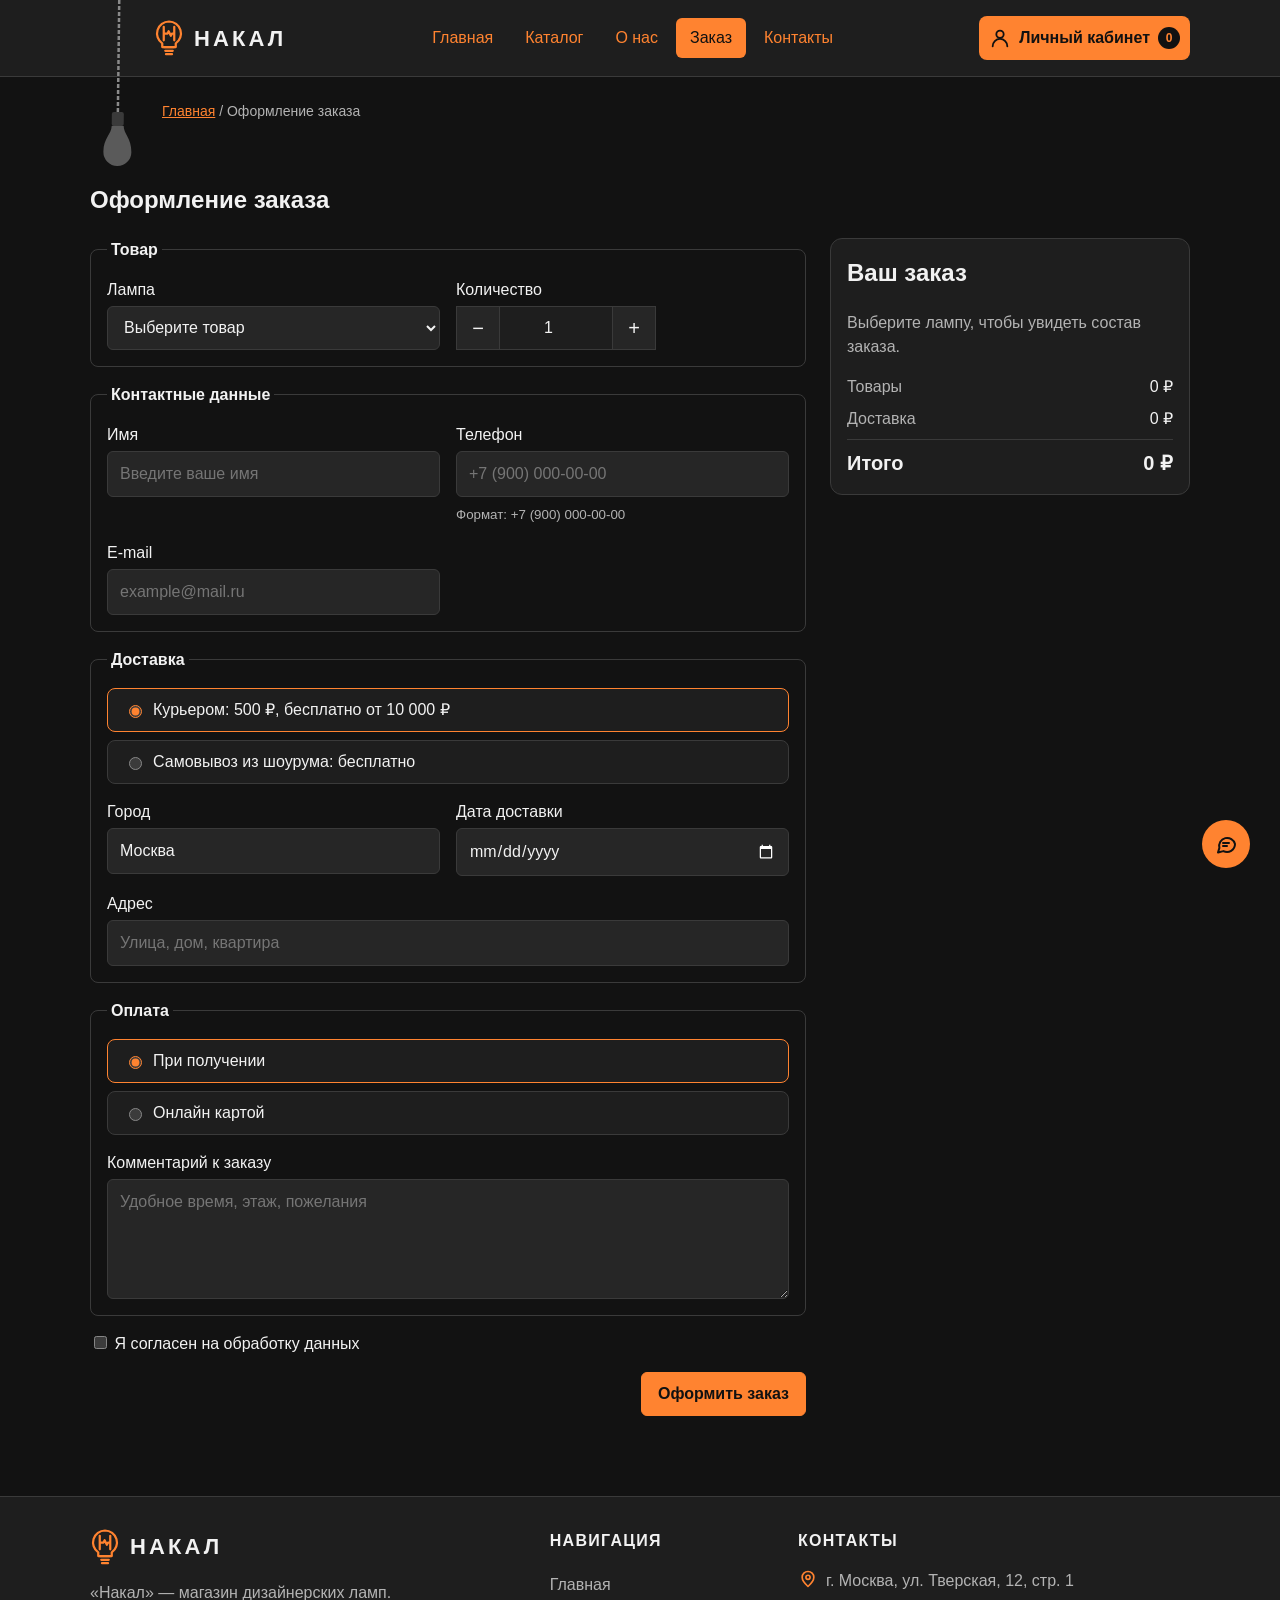
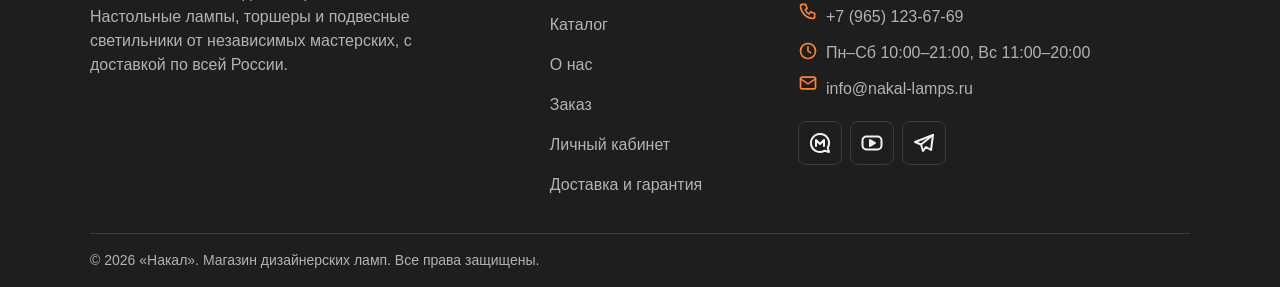
<file: order.html>
<!DOCTYPE html>
<html lang="ru">

<head>
  <meta charset="UTF-8">
  <meta name="viewport" content="width=device-width, initial-scale=1.0">
  <meta name="description" content="Форма заявки магазина дизайнерских ламп «Накал».">
  <title>Оформление заказа — Накал</title>
  <script>
    try {
      document.documentElement.dataset.theme = localStorage.getItem('theme') || 'dark';
    } catch (e) {}
  </script>
  <link rel="icon" type="image/svg+xml" href="images/favicon.svg">
  <link rel="stylesheet" href="css/style.css">
  <link rel="stylesheet" href="css/responsive.css">
  <script src="js/data.js" defer></script>
  <script src="js/theme.js" defer></script>
  <script src="js/main.js" defer></script>
  <meta property="og:type" content="website">
  <meta property="og:title" content="Накал — магазин дизайнерских ламп">
  <meta property="og:description" content="Дизайнерские настольные лампы, торшеры и подвесные светильники. Доставка по России.">
  <meta property="og:image" content="https://detrax656.github.io/kr1-html-css-shop/images/preview.jpg">
</head>

<body>
  <a class="skip-link" href="#main">Перейти к основному содержимому</a>
  <header class="site-header">
    <div class="site-header__inner">
      <button class="pull" id="pull" type="button" aria-label="Переключить тему оформления" aria-pressed="false">
        <svg viewBox="0 0 60 330" aria-hidden="true" focusable="false">
          <g id="swing">
            <line class="pull__cord" id="cord" x1="30" y1="0" x2="30" y2="100"/>
            <g id="bulb-group" transform="translate(30 100)">
              <rect class="pull__socket" x="-6" y="0" width="12" height="14" rx="2"/>
              <path class="pull__bulb" d="M-6 14 C-6 22 -14 26 -14 40 A14 14 0 0 0 14 40 C14 26 6 22 6 14 Z"/>
              <g transform="translate(0 38)">
                <circle class="pull__ring" r="22"/>
                <line class="pull__ray" x1="26" y1="0" x2="36" y2="0" transform="rotate(0)"/>
                <line class="pull__ray" x1="26" y1="0" x2="36" y2="0" transform="rotate(45)"/>
                <line class="pull__ray" x1="26" y1="0" x2="36" y2="0" transform="rotate(90)"/>
                <line class="pull__ray" x1="26" y1="0" x2="36" y2="0" transform="rotate(135)"/>
                <line class="pull__ray" x1="26" y1="0" x2="36" y2="0" transform="rotate(180)"/>
                <circle class="pull__hit" r="28"/>
              </g>
            </g>
          </g>
        </svg>
      </button>
      <script>
        /* Лампочка сразу в нужном положении, без мигания до загрузки theme.js */
        (function () {
          try {
            var w = window.innerWidth, r = w >= 1280 ? 172 : w >= 1024 ? 133 : 100;
            if (w >= 768 && window.scrollY > 120) { r = 93; }
            var s = Number(sessionStorage.getItem('cordRest'));
            if (s > 0 && !window.matchMedia('(prefers-reduced-motion: reduce)').matches) { r = s; }
            document.getElementById('cord').setAttribute('y2', r);
            document.getElementById('bulb-group').setAttribute('transform', 'translate(30 ' + r + ')');
            document.getElementById('pull').classList.add('pull--ready');
          } catch (e) {}
        })();
      </script>
      <a class="site-header__logo" href="index.html"><svg class="site-header__mark" viewBox="0 0 40 48" width="30" height="36" aria-hidden="true" focusable="false"><g fill="none" stroke="currentColor" stroke-width="3" stroke-linecap="round" stroke-linejoin="round"><path d="M20 2a16 16 0 0 0-9 29.2V36h18v-4.8A16 16 0 0 0 20 2z"/><path d="M13 36h14M15 41h10M16 45.5h8"/><path d="M13 9v18M27 9v18M13 18h5l1.5-3 3 6 1.5-3h3"/></g></svg><span>Накал</span></a>

      <nav class="site-nav" aria-label="Основная навигация">
        <ul class="site-nav__list">
          <li class="site-nav__item">
            <a class="site-nav__link" href="index.html">Главная</a>
          </li>
          <li class="site-nav__item">
            <a class="site-nav__link" href="catalog.html">Каталог</a>
          </li>
          <li class="site-nav__item">
            <a class="site-nav__link" href="about.html">О нас</a>
          </li>
          <li class="site-nav__item">
            <a class="site-nav__link site-nav__link--active" aria-current="page" href="order.html">Заказ</a>
          </li>
          <li class="site-nav__item">
            <a class="site-nav__link" href="contacts.html">Контакты</a>
          </li>
        </ul>
      </nav>
      <a class="account-link" href="account.html"><svg class="account-link__icon" viewBox="0 0 24 24" width="22" height="22" aria-hidden="true" focusable="false" fill="none" stroke="currentColor" stroke-width="2" stroke-linecap="round" stroke-linejoin="round"><circle cx="12" cy="8" r="4"/><path d="M4 21a8 8 0 0 1 16 0"/></svg><span class="account-link__text">Личный кабинет</span><span class="account-link__count" data-favorites-count aria-label="Избранное">0</span></a>
    </div>
  </header>

  <main id="main">
    <nav class="breadcrumbs" aria-label="Хлебные крошки">
      <a class="breadcrumbs__link" href="index.html">Главная</a>
      <span class="breadcrumbs__current" aria-current="page">Оформление заказа</span>
    </nav>

    <section class="section">
      <h1>Оформление заказа</h1>

      <div class="checkout">
        <form class="order-form" id="order-form" action="#" method="post" novalidate>
          <fieldset class="order-form__section">
            <legend class="order-form__legend">Товар</legend>
            <div class="order-form__group">
              <label class="order-form__label" for="order-product">Лампа</label>
              <select class="order-form__select" id="order-product" name="product" required><option value="">Выберите товар</option></select>
            </div>
            <div class="order-form__group">
              <label class="order-form__label" for="order-qty">Количество</label>
              <div class="qty">
                <button class="qty__button" type="button" data-step="-1" aria-label="Уменьшить количество">−</button>
                <input class="qty__input" id="order-qty" name="quantity" type="number" min="1" max="10" value="1" inputmode="numeric" required>
                <button class="qty__button" type="button" data-step="1" aria-label="Увеличить количество">+</button>
              </div>
            </div>
          </fieldset>

          <fieldset class="order-form__section">
            <legend class="order-form__legend">Контактные данные</legend>
            <div class="order-form__group">
              <label class="order-form__label" for="order-name">Имя</label>
              <input class="order-form__input" id="order-name" name="name" type="text" placeholder="Введите ваше имя" minlength="2" autocomplete="given-name" required>
            </div>
            <div class="order-form__group">
              <label class="order-form__label" for="order-phone">Телефон</label>
              <input class="order-form__input" id="order-phone" name="phone" type="tel" inputmode="tel" placeholder="+7 (900) 000-00-00" pattern="^\+7 \(\d{3}\) \d{3}-\d{2}-\d{2}$" autocomplete="tel" required>
              <small class="order-form__hint">Формат: +7 (900) 000-00-00</small>
            </div>
            <div class="order-form__group">
              <label class="order-form__label" for="order-email">E-mail</label>
              <input class="order-form__input" id="order-email" name="email" type="email" placeholder="example@mail.ru" autocomplete="email" required>
            </div>
          </fieldset>

          <fieldset class="order-form__section">
            <legend class="order-form__legend">Доставка</legend>
            <div class="order-form__choices order-form__group--wide">
              <label class="order-choice"><input type="radio" name="delivery" value="courier" checked> Курьером: 500 ₽, бесплатно от 10 000 ₽</label>
              <label class="order-choice"><input type="radio" name="delivery" value="pickup"> Самовывоз из шоурума: бесплатно</label>
            </div>
            <div class="order-form__fields order-form__group--wide" id="delivery-fields">
            <div class="order-form__group">
              <label class="order-form__label" for="order-city">Город</label>
              <input class="order-form__input" id="order-city" name="city" type="text" value="Москва" autocomplete="address-level2" required>
            </div>
            <div class="order-form__group">
              <label class="order-form__label" for="order-date">Дата доставки</label>
              <input class="order-form__input" id="order-date" name="date" type="date">
            </div>
              <div class="order-form__group order-form__group--wide">
                <label class="order-form__label" for="order-address">Адрес</label>
                <input class="order-form__input" id="order-address" name="address" type="text" placeholder="Улица, дом, квартира" autocomplete="street-address" required>
              </div>
            </div>
          </fieldset>

          <fieldset class="order-form__section">
            <legend class="order-form__legend">Оплата</legend>
            <div class="order-form__choices order-form__group--wide">
              <label class="order-choice"><input type="radio" name="payment" value="cash" checked> При получении</label>
              <label class="order-choice"><input type="radio" name="payment" value="card"> Онлайн картой</label>
            </div>
            <div class="order-form__group order-form__group--wide">
              <label class="order-form__label" for="order-comment">Комментарий к заказу</label>
              <textarea class="order-form__textarea" id="order-comment" name="comment" rows="3" placeholder="Удобное время, этаж, пожелания"></textarea>
            </div>
          </fieldset>

          <div class="order-form__group order-form__group--wide order-form__group--checkbox">
            <label class="order-form__label">
              <input class="order-form__input" id="order-agreement" name="agreement" type="checkbox" required>
              Я согласен на обработку данных
            </label>
          </div>

          <div class="order-form__actions">
            <button class="button button--primary" type="submit" id="order-submit">Оформить заказ</button>
          </div>
        </form>

        <div class="order-success" id="order-success" role="status" hidden>
          <h2 class="order-success__title" id="order-success-title" tabindex="-1">Спасибо за заказ!</h2>
          <p id="order-success-text"></p>
          <div class="product-card__actions">
            <a class="button" href="account.html#orders">Мои заказы</a>
            <a class="button button--secondary" href="catalog.html">Вернуться в каталог</a>
          </div>
        </div>

        <aside class="order-summary" aria-labelledby="summary-title">
          <h2 class="order-summary__title" id="summary-title">Ваш заказ</h2>
          <div class="order-item" id="summary-item"></div>
          <dl class="order-summary__list">
            <div class="order-summary__row"><dt>Товары</dt><dd id="summary-subtotal">0 ₽</dd></div>
            <div class="order-summary__row"><dt>Доставка</dt><dd id="summary-delivery">0 ₽</dd></div>
            <div class="order-summary__row order-summary__row--total"><dt>Итого</dt><dd id="summary-total">0 ₽</dd></div>
          </dl>
        </aside>
      </div>
    </section>
  </main>

  <footer class="site-footer">
    <div class="site-footer__inner">
      <section class="site-footer__col site-footer__about" aria-labelledby="footer-about">
        <a class="site-header__logo" id="footer-about" href="index.html"><svg class="site-header__mark" viewBox="0 0 40 48" width="30" height="36" aria-hidden="true" focusable="false"><g fill="none" stroke="currentColor" stroke-width="3" stroke-linecap="round" stroke-linejoin="round"><path d="M20 2a16 16 0 0 0-9 29.2V36h18v-4.8A16 16 0 0 0 20 2z"/><path d="M13 36h14M15 41h10M16 45.5h8"/><path d="M13 9v18M27 9v18M13 18h5l1.5-3 3 6 1.5-3h3"/></g></svg><span>Накал</span></a>
        <p class="site-footer__text">
          «Накал» — магазин дизайнерских ламп. Настольные лампы, торшеры и подвесные
          светильники от независимых мастерских, с доставкой по всей России.
        </p>
      </section>

      <nav class="site-footer__col site-footer__nav" aria-labelledby="footer-nav">
        <h2 class="site-footer__title" id="footer-nav">Навигация</h2>
        <ul class="site-footer__list">
          <li><a class="site-footer__link" href="index.html">Главная</a></li>
          <li><a class="site-footer__link" href="catalog.html">Каталог</a></li>
          <li><a class="site-footer__link" href="about.html">О нас</a></li>
          <li><a class="site-footer__link" href="order.html">Заказ</a></li>
          <li><a class="site-footer__link" href="account.html">Личный кабинет</a></li>
          <li><a class="site-footer__link" href="index.html#delivery">Доставка и гарантия</a></li>
        </ul>
      </nav>

      <section class="site-footer__col" aria-labelledby="footer-contacts">
        <h2 class="site-footer__title" id="footer-contacts">Контакты</h2>
        <ul class="site-footer__list site-footer__contacts">
          <li class="site-footer__contact"><svg class="site-footer__icon" viewBox="0 0 24 24" width="20" height="20" aria-hidden="true" focusable="false" fill="none" stroke="currentColor" stroke-width="2" stroke-linecap="round" stroke-linejoin="round"><path d="M12 21s-7-6.2-7-11a7 7 0 0 1 14 0c0 4.8-7 11-7 11z"/><circle cx="12" cy="10" r="2.5"/></svg><span>г. Москва, ул. Тверская, 12, стр. 1</span></li>
          <li class="site-footer__contact"><svg class="site-footer__icon" viewBox="0 0 24 24" width="20" height="20" aria-hidden="true" focusable="false" fill="none" stroke="currentColor" stroke-width="2" stroke-linecap="round" stroke-linejoin="round"><path d="M5 4h4l2 5-2.5 1.5a11 11 0 0 0 5 5L15 13l5 2v4a2 2 0 0 1-2 2A16 16 0 0 1 3 6a2 2 0 0 1 2-2z"/></svg><a class="site-footer__link" href="tel:+79651236769">+7 (965) 123-67-69</a></li>
          <li class="site-footer__contact"><svg class="site-footer__icon" viewBox="0 0 24 24" width="20" height="20" aria-hidden="true" focusable="false" fill="none" stroke="currentColor" stroke-width="2" stroke-linecap="round" stroke-linejoin="round"><circle cx="12" cy="12" r="9"/><path d="M12 7v5l3 2"/></svg><span>Пн–Сб 10:00–21:00, Вс 11:00–20:00</span></li>
          <li class="site-footer__contact"><svg class="site-footer__icon" viewBox="0 0 24 24" width="20" height="20" aria-hidden="true" focusable="false" fill="none" stroke="currentColor" stroke-width="2" stroke-linecap="round" stroke-linejoin="round"><rect x="3" y="5" width="18" height="14" rx="2"/><path d="m3 7 9 6 9-6"/></svg><a class="site-footer__link" href="mailto:info@nakal-lamps.ru">info@nakal-lamps.ru</a></li>
        </ul>

        <ul class="site-footer__social" aria-label="Мы в соцсетях">
          <li><a class="site-footer__social-link" href="https://max.ru/" target="_blank" rel="noopener" aria-label="Накал в MAX"><svg viewBox="0 0 24 24" width="24" height="24" aria-hidden="true" focusable="false" fill="none" stroke="currentColor" stroke-width="2" stroke-linecap="round" stroke-linejoin="round"><path d="M12 3a9 9 0 1 0 4.6 16.7L21 21l-1.3-4.3A9 9 0 0 0 12 3z"/><path d="M8 15V9l4 4 4-4v6"/></svg></a></li>
          <li><a class="site-footer__social-link" href="https://www.youtube.com/" target="_blank" rel="noopener" aria-label="Накал на YouTube"><svg viewBox="0 0 24 24" width="24" height="24" aria-hidden="true" focusable="false" fill="none" stroke="currentColor" stroke-width="2" stroke-linecap="round" stroke-linejoin="round"><rect x="2.5" y="5.5" width="19" height="13" rx="4"/><path d="m10 9 5 3-5 3z" fill="currentColor"/></svg></a></li>
          <li><a class="site-footer__social-link" href="https://t.me/" target="_blank" rel="noopener" aria-label="Накал в Telegram"><svg viewBox="0 0 24 24" width="24" height="24" aria-hidden="true" focusable="false" fill="none" stroke="currentColor" stroke-width="2" stroke-linecap="round" stroke-linejoin="round"><path d="M21 4 3 11l6 2.5L11 20l3-4 5 3z"/><path d="m9 13.5 12-9.5"/></svg></a></li>
        </ul>
      </section>
    </div>

    <p class="site-footer__copy">&copy; 2026 «Накал». Магазин дизайнерских ламп. Все права защищены.</p>
  </footer>

  <a class="to-top" href="#" aria-label="Наверх"><svg class="to-top__icon" viewBox="0 0 40 56" width="40" height="56" aria-hidden="true" focusable="false"><path d="M17.5 3h5L35 27H5z" fill="currentColor"/><path d="M20 27v23M11 52h18" fill="none" stroke="currentColor" stroke-width="3" stroke-linecap="round"/></svg></a>

  <button class="chat-button" type="button" data-open-manager aria-label="Вопрос менеджеру" title="Вопрос менеджеру"><svg viewBox="0 0 24 24" width="24" height="24" aria-hidden="true" focusable="false" fill="none" stroke="currentColor" stroke-width="2" stroke-linecap="round" stroke-linejoin="round"><path d="M21 12a8 8 0 0 1-11.6 7.1L4 20.5l1.4-4.6A8 8 0 1 1 21 12z"/><path d="M9 11h6M9 14h4"/></svg></button>
  <dialog class="order-dialog" id="manager-dialog" aria-labelledby="manager-dialog-title">
    <button class="order-dialog__close" type="button" id="close-manager-icon" aria-label="Закрыть окно">&times;</button>

    <h2 class="order-dialog__title" id="manager-dialog-title">Вопрос менеджеру</h2>

    <form class="order-form" id="manager-form" action="#" method="post" novalidate>
      <p class="order-form__group--wide">Напишите, что хотите уточнить, и менеджер ответит в рабочее время.</p>

      <div class="order-form__group">
        <label class="order-form__label" for="manager-name">Имя</label>
        <input class="order-form__input" id="manager-name" name="name" type="text" placeholder="Введите ваше имя"
          minlength="2" autocomplete="given-name" required>
      </div>

      <div class="order-form__group">
        <label class="order-form__label" for="manager-email">E-mail</label>
        <input class="order-form__input" id="manager-email" name="email" type="email" placeholder="example@mail.ru"
          autocomplete="email" required>
      </div>

      <div class="order-form__group">
        <label class="order-form__label" for="manager-question">Ваш вопрос</label>
        <textarea class="order-form__textarea" id="manager-question" name="question" rows="4"
          placeholder="Например, можно ли подобрать абажур другого цвета?" required></textarea>
      </div>

      <div class="order-form__group order-form__group--wide order-form__group--checkbox">
        <label class="order-form__label">
          <input class="order-form__input" id="manager-agreement" name="agreement" type="checkbox" required>
          Я согласен на обработку данных
        </label>
      </div>

      <div class="order-form__actions">
        <button class="button button--secondary" type="button" id="close-manager">Закрыть</button>
        <button class="button button--primary" type="submit">Отправить</button>
      </div>
    </form>

    <p class="success-message" id="manager-success" role="status" hidden>
      Спасибо! Вопрос отправлен, менеджер ответит вам на e-mail.
    </p>
  </dialog>
</body>

</html>
</file>
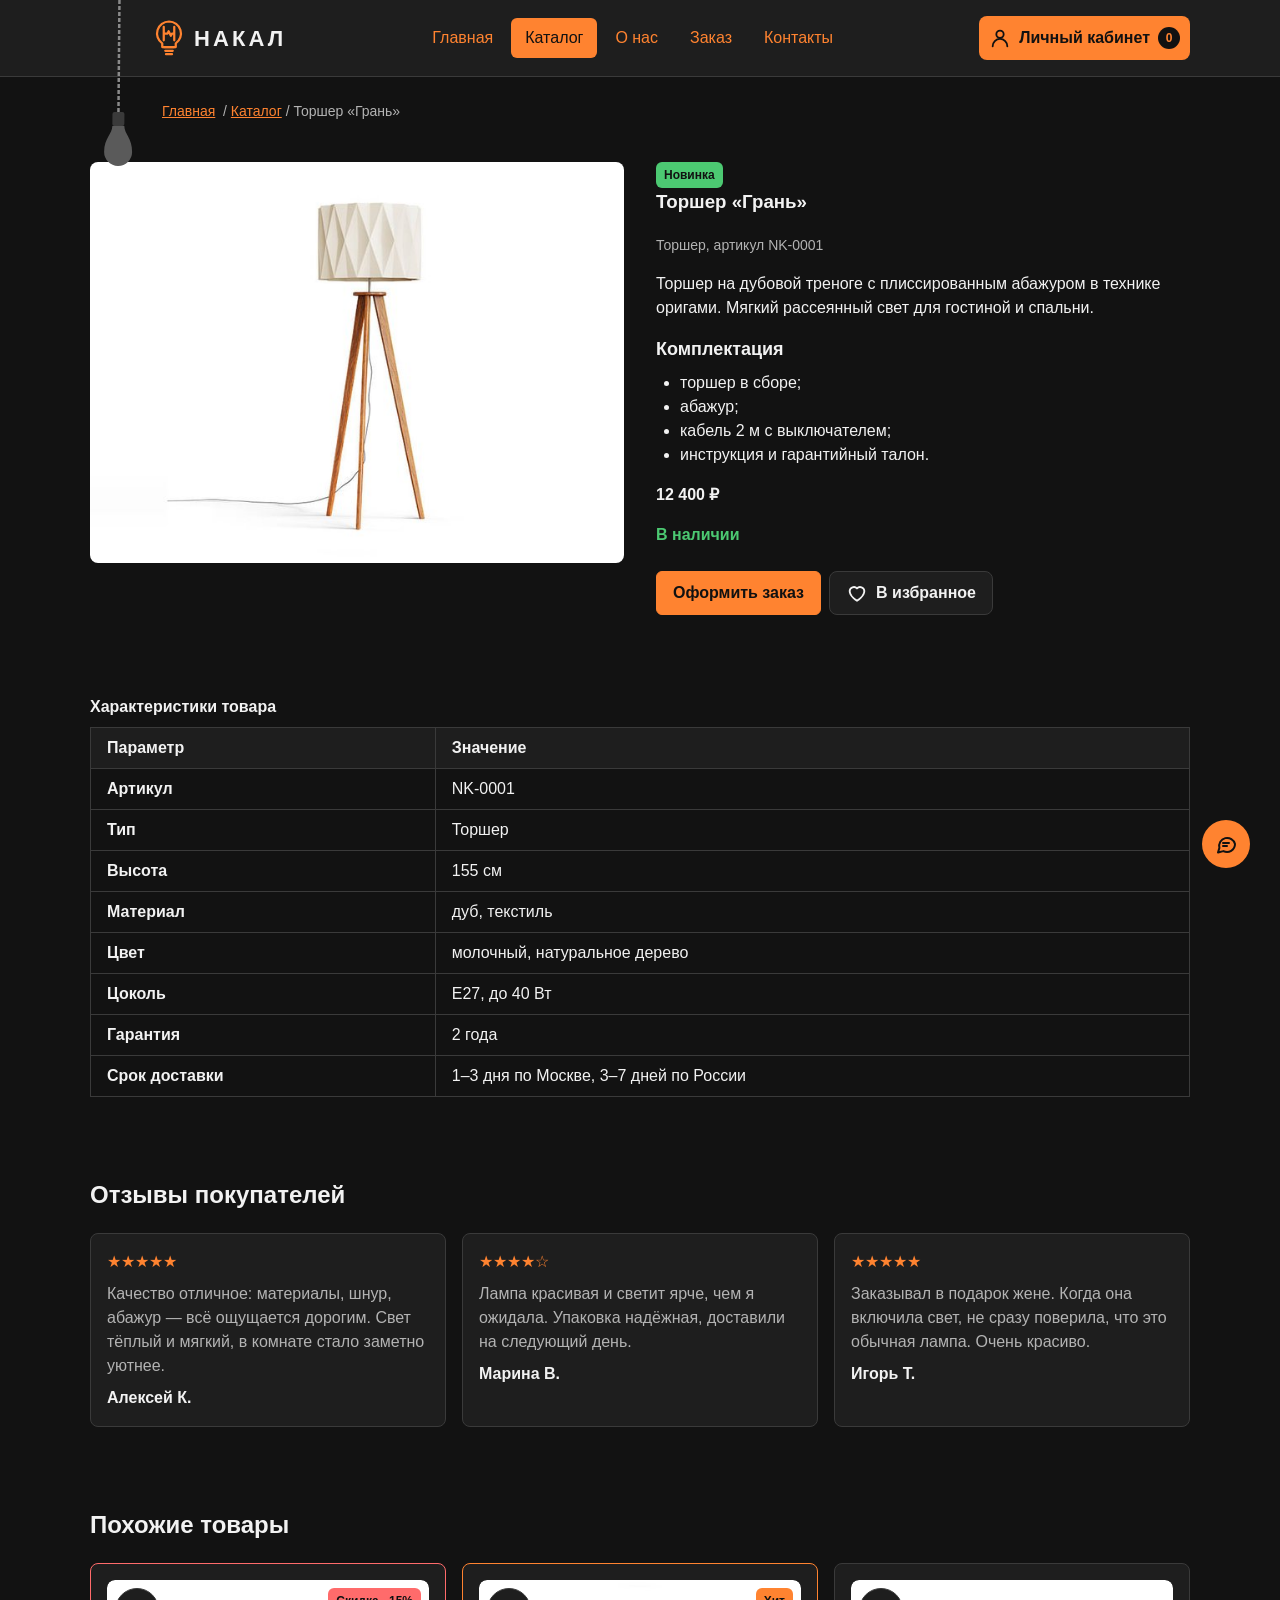
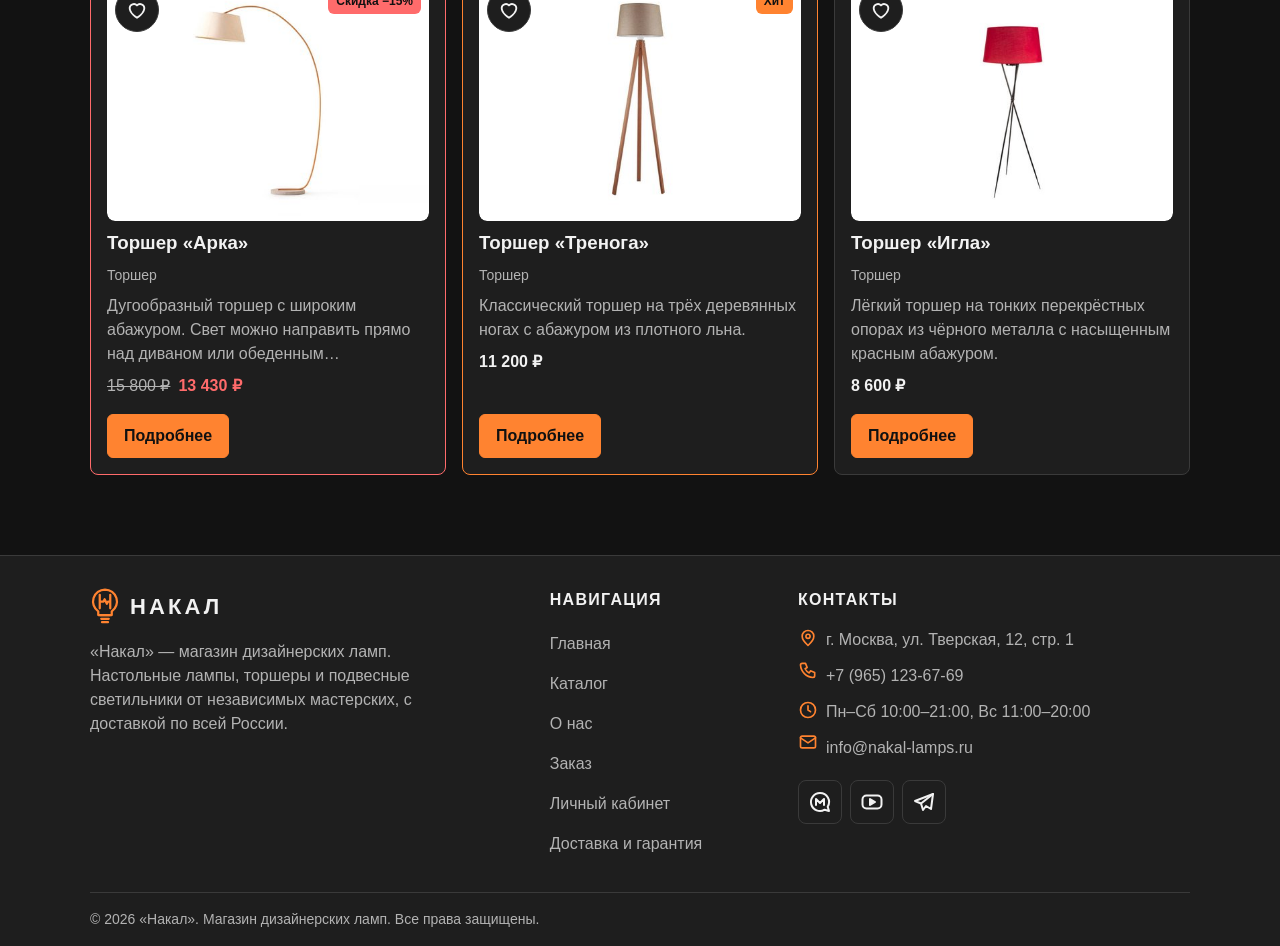
<file: product.html>
<!DOCTYPE html>
<html lang="ru">

<head>
  <meta charset="UTF-8">
  <meta name="viewport" content="width=device-width, initial-scale=1.0">
  <meta name="description" content="Страница товара магазина дизайнерских ламп «Накал»: описание, характеристики и отзывы.">
  <title>Товар — Накал</title>
  <script>
    try {
      document.documentElement.dataset.theme = localStorage.getItem('theme') || 'dark';
    } catch (e) {}
  </script>
  <link rel="icon" type="image/svg+xml" href="images/favicon.svg">
  <link rel="stylesheet" href="css/style.css">
  <link rel="stylesheet" href="css/responsive.css">
  <script src="js/data.js" defer></script>
  <script src="js/theme.js" defer></script>
  <script src="js/main.js" defer></script>
  <meta property="og:type" content="website">
  <meta property="og:title" content="Накал — магазин дизайнерских ламп">
  <meta property="og:description" content="Дизайнерские настольные лампы, торшеры и подвесные светильники. Доставка по России.">
  <meta property="og:image" content="https://detrax656.github.io/kr1-html-css-shop/images/preview.jpg">
</head>

<body>
  <a class="skip-link" href="#main">Перейти к основному содержимому</a>
  <header class="site-header">
    <div class="site-header__inner">
      <button class="pull" id="pull" type="button" aria-label="Переключить тему оформления" aria-pressed="false">
        <svg viewBox="0 0 60 330" aria-hidden="true" focusable="false">
          <g id="swing">
            <line class="pull__cord" id="cord" x1="30" y1="0" x2="30" y2="100"/>
            <g id="bulb-group" transform="translate(30 100)">
              <rect class="pull__socket" x="-6" y="0" width="12" height="14" rx="2"/>
              <path class="pull__bulb" d="M-6 14 C-6 22 -14 26 -14 40 A14 14 0 0 0 14 40 C14 26 6 22 6 14 Z"/>
              <g transform="translate(0 38)">
                <circle class="pull__ring" r="22"/>
                <line class="pull__ray" x1="26" y1="0" x2="36" y2="0" transform="rotate(0)"/>
                <line class="pull__ray" x1="26" y1="0" x2="36" y2="0" transform="rotate(45)"/>
                <line class="pull__ray" x1="26" y1="0" x2="36" y2="0" transform="rotate(90)"/>
                <line class="pull__ray" x1="26" y1="0" x2="36" y2="0" transform="rotate(135)"/>
                <line class="pull__ray" x1="26" y1="0" x2="36" y2="0" transform="rotate(180)"/>
                <circle class="pull__hit" r="28"/>
              </g>
            </g>
          </g>
        </svg>
      </button>
      <script>
        /* Лампочка сразу в нужном положении, без мигания до загрузки theme.js */
        (function () {
          try {
            var w = window.innerWidth, r = w >= 1280 ? 172 : w >= 1024 ? 133 : 100;
            if (w >= 768 && window.scrollY > 120) { r = 93; }
            var s = Number(sessionStorage.getItem('cordRest'));
            if (s > 0 && !window.matchMedia('(prefers-reduced-motion: reduce)').matches) { r = s; }
            document.getElementById('cord').setAttribute('y2', r);
            document.getElementById('bulb-group').setAttribute('transform', 'translate(30 ' + r + ')');
            document.getElementById('pull').classList.add('pull--ready');
          } catch (e) {}
        })();
      </script>
      <a class="site-header__logo" href="index.html"><svg class="site-header__mark" viewBox="0 0 40 48" width="30" height="36" aria-hidden="true" focusable="false"><g fill="none" stroke="currentColor" stroke-width="3" stroke-linecap="round" stroke-linejoin="round"><path d="M20 2a16 16 0 0 0-9 29.2V36h18v-4.8A16 16 0 0 0 20 2z"/><path d="M13 36h14M15 41h10M16 45.5h8"/><path d="M13 9v18M27 9v18M13 18h5l1.5-3 3 6 1.5-3h3"/></g></svg><span>Накал</span></a>

      <nav class="site-nav" aria-label="Основная навигация">
        <ul class="site-nav__list">
          <li class="site-nav__item">
            <a class="site-nav__link" href="index.html">Главная</a>
          </li>
          <li class="site-nav__item">
            <a class="site-nav__link site-nav__link--active" aria-current="page" href="catalog.html">Каталог</a>
          </li>
          <li class="site-nav__item">
            <a class="site-nav__link" href="about.html">О нас</a>
          </li>
          <li class="site-nav__item">
            <a class="site-nav__link" href="order.html">Заказ</a>
          </li>
          <li class="site-nav__item">
            <a class="site-nav__link" href="contacts.html">Контакты</a>
          </li>
        </ul>
      </nav>
      <a class="account-link" href="account.html"><svg class="account-link__icon" viewBox="0 0 24 24" width="22" height="22" aria-hidden="true" focusable="false" fill="none" stroke="currentColor" stroke-width="2" stroke-linecap="round" stroke-linejoin="round"><circle cx="12" cy="8" r="4"/><path d="M4 21a8 8 0 0 1 16 0"/></svg><span class="account-link__text">Личный кабинет</span><span class="account-link__count" data-favorites-count aria-label="Избранное">0</span></a>
    </div>
  </header>

  <main id="main">
    <div id="product-page">
      <noscript><p>Для отображения товара включите JavaScript в браузере.</p></noscript>
    </div>
  </main>

  <footer class="site-footer">
    <div class="site-footer__inner">
      <section class="site-footer__col site-footer__about" aria-labelledby="footer-about">
        <a class="site-header__logo" id="footer-about" href="index.html"><svg class="site-header__mark" viewBox="0 0 40 48" width="30" height="36" aria-hidden="true" focusable="false"><g fill="none" stroke="currentColor" stroke-width="3" stroke-linecap="round" stroke-linejoin="round"><path d="M20 2a16 16 0 0 0-9 29.2V36h18v-4.8A16 16 0 0 0 20 2z"/><path d="M13 36h14M15 41h10M16 45.5h8"/><path d="M13 9v18M27 9v18M13 18h5l1.5-3 3 6 1.5-3h3"/></g></svg><span>Накал</span></a>
        <p class="site-footer__text">
          «Накал» — магазин дизайнерских ламп. Настольные лампы, торшеры и подвесные
          светильники от независимых мастерских, с доставкой по всей России.
        </p>
      </section>

      <nav class="site-footer__col site-footer__nav" aria-labelledby="footer-nav">
        <h2 class="site-footer__title" id="footer-nav">Навигация</h2>
        <ul class="site-footer__list">
          <li><a class="site-footer__link" href="index.html">Главная</a></li>
          <li><a class="site-footer__link" href="catalog.html">Каталог</a></li>
          <li><a class="site-footer__link" href="about.html">О нас</a></li>
          <li><a class="site-footer__link" href="order.html">Заказ</a></li>
          <li><a class="site-footer__link" href="account.html">Личный кабинет</a></li>
          <li><a class="site-footer__link" href="index.html#delivery">Доставка и гарантия</a></li>
        </ul>
      </nav>

      <section class="site-footer__col" aria-labelledby="footer-contacts">
        <h2 class="site-footer__title" id="footer-contacts">Контакты</h2>
        <ul class="site-footer__list site-footer__contacts">
          <li class="site-footer__contact"><svg class="site-footer__icon" viewBox="0 0 24 24" width="20" height="20" aria-hidden="true" focusable="false" fill="none" stroke="currentColor" stroke-width="2" stroke-linecap="round" stroke-linejoin="round"><path d="M12 21s-7-6.2-7-11a7 7 0 0 1 14 0c0 4.8-7 11-7 11z"/><circle cx="12" cy="10" r="2.5"/></svg><span>г. Москва, ул. Тверская, 12, стр. 1</span></li>
          <li class="site-footer__contact"><svg class="site-footer__icon" viewBox="0 0 24 24" width="20" height="20" aria-hidden="true" focusable="false" fill="none" stroke="currentColor" stroke-width="2" stroke-linecap="round" stroke-linejoin="round"><path d="M5 4h4l2 5-2.5 1.5a11 11 0 0 0 5 5L15 13l5 2v4a2 2 0 0 1-2 2A16 16 0 0 1 3 6a2 2 0 0 1 2-2z"/></svg><a class="site-footer__link" href="tel:+79651236769">+7 (965) 123-67-69</a></li>
          <li class="site-footer__contact"><svg class="site-footer__icon" viewBox="0 0 24 24" width="20" height="20" aria-hidden="true" focusable="false" fill="none" stroke="currentColor" stroke-width="2" stroke-linecap="round" stroke-linejoin="round"><circle cx="12" cy="12" r="9"/><path d="M12 7v5l3 2"/></svg><span>Пн–Сб 10:00–21:00, Вс 11:00–20:00</span></li>
          <li class="site-footer__contact"><svg class="site-footer__icon" viewBox="0 0 24 24" width="20" height="20" aria-hidden="true" focusable="false" fill="none" stroke="currentColor" stroke-width="2" stroke-linecap="round" stroke-linejoin="round"><rect x="3" y="5" width="18" height="14" rx="2"/><path d="m3 7 9 6 9-6"/></svg><a class="site-footer__link" href="mailto:info@nakal-lamps.ru">info@nakal-lamps.ru</a></li>
        </ul>

        <ul class="site-footer__social" aria-label="Мы в соцсетях">
          <li><a class="site-footer__social-link" href="https://max.ru/" target="_blank" rel="noopener" aria-label="Накал в MAX"><svg viewBox="0 0 24 24" width="24" height="24" aria-hidden="true" focusable="false" fill="none" stroke="currentColor" stroke-width="2" stroke-linecap="round" stroke-linejoin="round"><path d="M12 3a9 9 0 1 0 4.6 16.7L21 21l-1.3-4.3A9 9 0 0 0 12 3z"/><path d="M8 15V9l4 4 4-4v6"/></svg></a></li>
          <li><a class="site-footer__social-link" href="https://www.youtube.com/" target="_blank" rel="noopener" aria-label="Накал на YouTube"><svg viewBox="0 0 24 24" width="24" height="24" aria-hidden="true" focusable="false" fill="none" stroke="currentColor" stroke-width="2" stroke-linecap="round" stroke-linejoin="round"><rect x="2.5" y="5.5" width="19" height="13" rx="4"/><path d="m10 9 5 3-5 3z" fill="currentColor"/></svg></a></li>
          <li><a class="site-footer__social-link" href="https://t.me/" target="_blank" rel="noopener" aria-label="Накал в Telegram"><svg viewBox="0 0 24 24" width="24" height="24" aria-hidden="true" focusable="false" fill="none" stroke="currentColor" stroke-width="2" stroke-linecap="round" stroke-linejoin="round"><path d="M21 4 3 11l6 2.5L11 20l3-4 5 3z"/><path d="m9 13.5 12-9.5"/></svg></a></li>
        </ul>
      </section>
    </div>

    <p class="site-footer__copy">&copy; 2026 «Накал». Магазин дизайнерских ламп. Все права защищены.</p>
  </footer>

  <a class="to-top" href="#" aria-label="Наверх"><svg class="to-top__icon" viewBox="0 0 40 56" width="40" height="56" aria-hidden="true" focusable="false"><path d="M17.5 3h5L35 27H5z" fill="currentColor"/><path d="M20 27v23M11 52h18" fill="none" stroke="currentColor" stroke-width="3" stroke-linecap="round"/></svg></a>

  <button class="chat-button" type="button" data-open-manager aria-label="Вопрос менеджеру" title="Вопрос менеджеру"><svg viewBox="0 0 24 24" width="24" height="24" aria-hidden="true" focusable="false" fill="none" stroke="currentColor" stroke-width="2" stroke-linecap="round" stroke-linejoin="round"><path d="M21 12a8 8 0 0 1-11.6 7.1L4 20.5l1.4-4.6A8 8 0 1 1 21 12z"/><path d="M9 11h6M9 14h4"/></svg></button>
  <dialog class="order-dialog" id="manager-dialog" aria-labelledby="manager-dialog-title">
    <button class="order-dialog__close" type="button" id="close-manager-icon" aria-label="Закрыть окно">&times;</button>

    <h2 class="order-dialog__title" id="manager-dialog-title">Вопрос менеджеру</h2>

    <form class="order-form" id="manager-form" action="#" method="post" novalidate>
      <p class="order-form__group--wide">Напишите, что хотите уточнить, и менеджер ответит в рабочее время.</p>

      <div class="order-form__group">
        <label class="order-form__label" for="manager-name">Имя</label>
        <input class="order-form__input" id="manager-name" name="name" type="text" placeholder="Введите ваше имя"
          minlength="2" autocomplete="given-name" required>
      </div>

      <div class="order-form__group">
        <label class="order-form__label" for="manager-email">E-mail</label>
        <input class="order-form__input" id="manager-email" name="email" type="email" placeholder="example@mail.ru"
          autocomplete="email" required>
      </div>

      <div class="order-form__group">
        <label class="order-form__label" for="manager-question">Ваш вопрос</label>
        <textarea class="order-form__textarea" id="manager-question" name="question" rows="4"
          placeholder="Например, можно ли подобрать абажур другого цвета?" required></textarea>
      </div>

      <div class="order-form__group order-form__group--wide order-form__group--checkbox">
        <label class="order-form__label">
          <input class="order-form__input" id="manager-agreement" name="agreement" type="checkbox" required>
          Я согласен на обработку данных
        </label>
      </div>

      <div class="order-form__actions">
        <button class="button button--secondary" type="button" id="close-manager">Закрыть</button>
        <button class="button button--primary" type="submit">Отправить</button>
      </div>
    </form>

    <p class="success-message" id="manager-success" role="status" hidden>
      Спасибо! Вопрос отправлен, менеджер ответит вам на e-mail.
    </p>
  </dialog>
</body>

</html>
</file>
<file: css/style.css>
/*
  Основной файл стилей: ВНЕШНИЙ ВИД (цвета, шрифты, рамки, состояния).
  Раскладка и адаптивность (flex/grid, размеры блоков, медиазапросы)
  находятся в css/responsive.css, который подключается после этого файла.
*/

/* ===============================
   1. Переменные проекта
   =============================== */

:root {
  /* Тема по умолчанию: тёмная («лампа выключена») */
  color-scheme: dark;

  --color-bg: #121212;
  --color-surface: #1e1e1e;
  --color-surface-accent: #262626;
  --color-text: #f2f2f2;
  --color-muted: #b3b3b3;
  --color-border: #3a3a3a;

  /* Оранжевый акцент */
  --color-primary: #ff8330;
  --color-primary-hover: #ffa24d;
  --color-on-primary: #111111;   /* тёмный текст на оранжевом фоне */
  --color-link: #ff8330;         /* цвет ссылок и текста-акцента */

  --color-danger: #ff6b6b;
  --color-success: #4cc972;
  --color-success-bg: #16281c;

  /* Лампочка-выключатель */
  --color-cord: #8a8a8a;
  --color-socket: #3a3a3a;
  --color-bulb: #5a5a5a;         /* лампочка выключена */
  --color-ray: #ffa24d;

  /* Отступы */
  --space-xs: 4px;
  --space-sm: 8px;
  --space-md: 16px;
  --space-lg: 24px;
  --space-xl: 32px;

  /* Скругления */
  --radius-sm: 6px;
  --radius-md: 8px;
  --radius-lg: 12px;

  /* Размеры */
  --container-width: 1100px;
}

/* Светлая тема («лампа включена»): подключается атрибутом data-theme="light" */
:root[data-theme="light"] {
  color-scheme: light;

  --color-bg: #faf6ef;
  --color-surface: #ffffff;
  --color-surface-accent: #f3ece0;
  --color-text: #1d1a16;
  --color-muted: #5f584e;
  --color-border: #d8cdbb;

  --color-link: #a94a12;         /* тёмно-оранжевый: на кремовом фоне контраст не ниже 4.5:1 */
  --color-danger: #b00020;
  --color-success: #168a2f;
  --color-success-bg: #eefaf0;

  --color-cord: #4a4a4a;
  --color-socket: #2b2b2b;
  --color-bulb: #ff8330;         /* лампочка включена */
}

/* ===============================
   2. Базовые стили
   =============================== */

body {
  margin: 0;
  font-family: Arial, sans-serif;
  line-height: 1.5;
  color: var(--color-text);
  background-color: var(--color-bg);
  transition: background-color 0.6s, color 0.6s;
}

:target {
  outline: 2px dashed var(--color-primary);
  outline-offset: 4px;
}

/* ===============================
   3. Общие элементы интерфейса
   =============================== */

a {
  color: var(--color-link);
}

a:hover {
  color: var(--color-primary-hover);
}

a:focus-visible {
  outline: 2px solid var(--color-primary-hover);
  outline-offset: 3px;
}

.button {
  display: inline-flex;
  align-items: center;
  justify-content: center;
  min-height: 44px;
  padding: var(--space-sm) var(--space-md);
  color: var(--color-on-primary);
  background-color: var(--color-primary);
  font: inherit;
  font-weight: 700;
  text-decoration: none;
  border: 1px solid var(--color-primary);
  border-radius: var(--radius-sm);
  cursor: pointer;
}

.button:hover {
  color: var(--color-on-primary);
  background-color: var(--color-primary-hover);
  border-color: var(--color-primary-hover);
}

.button--primary {
  color: var(--color-on-primary);
  background-color: var(--color-primary);
}

.button--secondary {
  color: var(--color-link);
  background-color: transparent;
  border: 1px solid var(--color-primary);
}

.button--secondary:hover {
  color: var(--color-on-primary);
  background-color: var(--color-primary-hover);
}

.button:focus-visible {
  outline: 2px solid var(--color-primary-hover);
  outline-offset: 3px;
}

.button:disabled {
  opacity: 0.6;
  cursor: not-allowed;
}

/* ===============================
   4. Шапка и навигация
   =============================== */

.site-header,
.site-footer {
  background-color: var(--color-surface);
}

.site-header {
  border-bottom: 1px solid var(--color-border);
}

.site-header__logo {
  display: inline-flex;
  align-items: center;
  gap: 10px;
  font-size: 22px;
  font-weight: 800;
  letter-spacing: 0.14em;
  text-transform: uppercase;
  color: var(--color-text);
  text-decoration: none;
}

.site-header__logo:hover {
  color: var(--color-text);
}

.site-header__mark {
  flex: none;
  color: var(--color-primary);
  transition: color 0.2s;
}

.site-header__logo:hover .site-header__mark {
  color: var(--color-primary-hover);
}

/* Лампочка-выключатель: кнопка сама не ловит указатель, тянуть можно только за лампочку */
.pull {
  padding: 0;
  border: 0;
  background: none;
  cursor: grab;
  pointer-events: none;
  touch-action: none;   /* без этого на телефоне тяга будет прокручивать страницу */
  -webkit-tap-highlight-color: transparent;
}

.pull:focus-visible {
  outline: none;
}

.pull:focus-visible .pull__bulb {
  stroke: var(--color-text);
  stroke-width: 3;
}

.pull svg {
  visibility: hidden;   /* до первой отрисовки скриптом */
  display: block;
  width: 100%;
  height: 100%;
  overflow: visible;
}

.pull--ready svg {
  visibility: visible;
}

.pull__cord {
  stroke: var(--color-cord);
  stroke-width: 2.5;
  stroke-dasharray: 4 2;   /* пунктир даёт «витой» вид шнура */
}

.pull__socket {
  fill: var(--color-socket);
  transition: fill 0.6s;
}

.pull__bulb {
  fill: var(--color-bulb);
  transition: fill 0.3s;
}

.pull__hit {
  fill: transparent;
  pointer-events: all;
  cursor: grab;
}

.pull__hit:active {
  cursor: grabbing;
}

/* Вспышка: кольцо и 5 лучиков появляются и пропадают при включении света */
.pull__ray,
.pull__ring {
  fill: none;
  stroke: var(--color-ray);
  stroke-width: 3;
  stroke-linecap: round;
  opacity: 0;
}

.pull__ray {
  stroke-dasharray: 10 10;
  stroke-dashoffset: 10;
}

.pull__ring {
  transform-box: fill-box;
  transform-origin: center;
}

.pull.burst .pull__ray {
  animation: pull-ray 0.6s ease-out;
}

.pull.burst .pull__ring {
  animation: pull-ring 0.6s ease-out;
}

@keyframes pull-ray {
  0% { opacity: 1; stroke-dashoffset: 10; }
  50% { opacity: 1; stroke-dashoffset: 0; }
  100% { opacity: 1; stroke-dashoffset: -10; }
}

@keyframes pull-ring {
  0% { opacity: 1; transform: scale(0.7); }
  100% { opacity: 0; transform: scale(1.3); }
}

@media (prefers-reduced-motion: reduce) {
  body,
  .pull__socket,
  .pull__bulb {
    transition: none;
  }

  .pull.burst .pull__ray,
  .pull.burst .pull__ring {
    animation: none;
  }
}

.site-nav__link {
  color: var(--color-link);
  text-decoration: none;
  border-radius: var(--radius-sm);
}

.site-nav__link:hover {
  color: var(--color-on-primary);
  background-color: var(--color-primary-hover);
}

.site-nav__link:focus-visible {
  outline: 2px solid var(--color-primary-hover);
  outline-offset: 3px;
}

.site-nav__link--active {
  color: var(--color-on-primary);
  background-color: var(--color-primary);
}

/* ===============================
   5. Компоненты страницы
   =============================== */

.hero__title {
  font-size: clamp(28px, 7vw, 56px);
  line-height: 1.1;
}

.hero__image {
  display: block;
  width: 100%;
  max-width: 520px;
  margin-inline: auto;
  border-radius: var(--radius-lg);
}

.section__title {
  margin-top: 0;
}

/* Позиционирование: relative: точка отсчёта для бейджа */
.product-card {
  position: relative;
  display: flex;
  flex-direction: column;
  gap: var(--space-sm);
  padding: var(--space-md);
  border: 1px solid var(--color-border);
  border-radius: var(--radius-md);
  background-color: var(--color-surface);
  min-width: 0;
  transition: background-color 0.3s, border-color 0.3s;
}

.product-card:hover {
  border-color: var(--color-primary);
  background-color: var(--color-surface-accent);
}

.product-card--new {
  border-color: var(--color-success);
}

.product-card--hit {
  border-color: var(--color-primary);
}

.product-card--discount {
  border-color: var(--color-danger);
}

.product-card--unavailable {
  background-color: var(--color-surface-accent);
}

.product-card__media {
  overflow: hidden;
  border-radius: var(--radius-md);
}

.product-card__image {
  display: block;
  width: 100%;
  aspect-ratio: 4 / 3;
  object-fit: cover;
  background-color: #ffffff;
  border-radius: var(--radius-md);
  transition: transform 0.3s;
}

.product-card:hover .product-card__image {
  transform: scale(1.08);
}

.product-card__title {
  margin: 0;
  color: var(--color-text);
  overflow-wrap: anywhere;
}

.product-card__category {
  margin: 0;
  font-size: 14px;
  color: var(--color-muted);
}

.product-card__description {
  margin: 0;
  color: var(--color-muted);
  overflow-wrap: anywhere;
}

.product-card__price {
  margin: 0;
  font-weight: 700;
}

.product-card--discount .product-card__price {
  color: var(--color-danger);
}

.product-card--unavailable .product-card__price {
  color: var(--color-muted);
}

.product-card__button {
  margin-top: auto;
  align-self: flex-start;
}

/* Каталог: кнопки карточки в один ряд */
.catalog-products .product-card__actions {
  flex-wrap: nowrap;
}

.catalog-products .product-card__actions .button {
  flex: 1 1 auto;
  padding-left: var(--space-sm);
  padding-right: var(--space-sm);
}

/* Позиционирование: absolute: бейдж в углу карточки */
.product-card__badge {
  position: absolute;
  top: var(--space-lg);
  right: var(--space-lg);
  padding: var(--space-xs) var(--space-sm);
  font-size: 12px;
  font-weight: 700;
  color: var(--color-on-primary);
  background-color: var(--color-success);
  border-radius: var(--radius-sm);
}

.product-card--hit .product-card__badge {
  background-color: var(--color-primary);
}

.product-card--discount .product-card__badge {
  background-color: var(--color-danger);
}

.product-card--unavailable .product-card__badge {
  background-color: var(--color-muted);
}

.aside-info {
  padding: var(--space-md);
  border-left: 4px solid var(--color-primary);
  background-color: var(--color-surface);
}

/* Позиционирование: fixed: кнопка «Наверх» (торшер-стрелка) прикреплена к окну */
.to-top {
  position: fixed;
  z-index: 90;
  color: var(--color-primary);
  text-decoration: none;
  transition: color 0.2s, opacity 0.3s, visibility 0.3s;
}

.to-top:hover {
  color: var(--color-primary-hover);
}

.to-top__icon {
  display: block;
}

/* До начала прокрутки кнопка скрыта (класс ставит main.js) */
.to-top--hidden {
  opacity: 0;
  visibility: hidden;
}

@media (prefers-reduced-motion: reduce) {
  .to-top {
    transition: none;
  }
}

.catalog-filters {
  padding: var(--space-md);
  border: 1px solid var(--color-border);
  border-radius: var(--radius-md);
  background-color: var(--color-surface);
}

.site-footer {
  border-top: 1px solid var(--color-border);
}

.site-footer__about .site-header__logo {
  margin-bottom: var(--space-md);
}

.site-footer__title {
  margin: 0 0 var(--space-md);
  font-size: 16px;
  letter-spacing: 0.08em;
  text-transform: uppercase;
  color: var(--color-text);
}

.site-footer__text {
  margin: 0;
  color: var(--color-muted);
}

.site-footer__list {
  margin: 0;
  padding: 0;
  list-style: none;
}

.site-footer__link {
  color: var(--color-muted);
  text-decoration: none;
}

.site-footer__link:hover {
  color: var(--color-link);
  text-decoration: underline;
}

.site-footer__contact {
  color: var(--color-muted);
}

.site-footer__icon {
  flex: none;
  color: var(--color-primary);
}

.site-footer__social-link {
  color: var(--color-text);
  border: 1px solid var(--color-border);
  border-radius: var(--radius-md);
  transition: background-color 0.2s, color 0.2s;
}

.site-footer__social-link:hover {
  color: var(--color-on-primary);
  background-color: var(--color-primary-hover);
  border-color: var(--color-primary-hover);
}

.site-footer__copy {
  margin: 0;
  color: var(--color-muted);
  font-size: 14px;
  border-top: 1px solid var(--color-border);
}

/* Яндекс Карты */
.map {
  border: 1px solid var(--color-border);
  border-radius: var(--radius-lg);
  background-color: var(--color-surface);
  overflow: hidden;
}

.map__frame {
  display: block;
  border: 0;
}

.map-section__text {
  color: var(--color-muted);
}

/* Контакты */
.contact-list {
  margin: 0;
  padding: 0;
  list-style: none;
}

.contact-list__label {
  color: var(--color-muted);
  font-size: 14px;
}

.route-list__item {
  color: var(--color-muted);
}

.route-list__item strong {
  color: var(--color-text);
}

/* Цены, статусы и вспомогательные классы */
.visually-hidden {
  position: absolute;
  width: 1px;
  height: 1px;
  margin: -1px;
  padding: 0;
  overflow: hidden;
  clip-path: inset(50%);
  white-space: nowrap;
  border: 0;
}

.product-card__price-old,
.product-details__price-old {
  color: var(--color-muted);
  font-weight: 400;
}

.product-card--discount .product-card__price-new,
.product-details__price-new {
  color: var(--color-danger);
}

.product-card__link {
  color: inherit;
  text-decoration: none;
  transition: color 0.3s;
}

.product-card:hover .product-card__link {
  color: var(--color-link);
}

@media (prefers-reduced-motion: reduce) {
  .product-card,
  .product-card__image,
  .product-card__link {
    transition: none;
  }

  .product-card:hover .product-card__image {
    transform: none;
  }
}

.product-card__link:hover {
  color: var(--color-link);
  text-decoration: underline;
}

.product-card--unavailable .product-card__image {
  opacity: 0.55;
}

.product-details__badge {
  display: inline-block;
  margin: 0;
  padding: var(--space-xs) var(--space-sm);
  font-size: 12px;
  font-weight: 700;
  color: var(--color-on-primary);
  background-color: var(--color-success);
  border-radius: var(--radius-sm);
}

.product-details__badge--hit {
  background-color: var(--color-primary);
}

.product-details__badge--discount {
  background-color: var(--color-danger);
}

.product-details__badge--unavailable {
  background-color: var(--color-muted);
}

.product-details__availability--no {
  color: var(--color-muted);
}

.catalog-products__count {
  color: var(--color-muted);
}

/* ===============================
   6. Форма и модальное окно
   =============================== */

.order-dialog {
  padding: var(--space-lg);
  color: var(--color-text);
  background-color: var(--color-surface);
  border: none;
  border-radius: var(--radius-lg);
}

.order-dialog::backdrop {
  background-color: rgba(0, 0, 0, 0.6);
}

.order-dialog__title {
  margin-top: 0;
}

/* Позиционирование: absolute: крестик в углу окна */
.order-dialog__close {
  position: absolute;
  top: var(--space-sm);
  right: var(--space-sm);
  width: 44px;
  height: 44px;
  padding: 0;
  font-size: 24px;
  line-height: 1;
  color: var(--color-muted);
  background-color: transparent;
  border: none;
  border-radius: var(--radius-sm);
  cursor: pointer;
}

.order-dialog__close:hover {
  color: var(--color-text);
  background-color: var(--color-surface-accent);
}

.order-dialog__close:focus-visible {
  outline: 2px solid var(--color-primary-hover);
  outline-offset: 3px;
}

.order-form__label {
  display: block;
  margin-bottom: var(--space-xs);
}

.order-form__input,
.order-form__select,
.order-form__textarea {
  width: 100%;
  min-height: 44px;
  padding: 10px 12px;
  color: var(--color-text);
  background-color: var(--color-surface-accent);
  border: 1px solid var(--color-border);
  border-radius: var(--radius-sm);
  font: inherit;
}

.order-form__input:hover,
.order-form__select:hover,
.order-form__textarea:hover {
  border-color: var(--color-primary);
}

.order-form__textarea {
  min-height: 120px;
  resize: vertical;
}

.order-form__input:focus-visible,
.order-form__select:focus-visible,
.order-form__textarea:focus-visible {
  outline: 2px solid var(--color-primary-hover);
  outline-offset: 3px;
}

.order-form__input[type="checkbox"] {
  width: auto;
  min-height: auto;
}

.order-form__hint {
  display: block;
  margin-top: var(--space-xs);
  color: var(--color-muted);
}

[aria-invalid="true"] {
  border-color: var(--color-danger);
}

.success-message {
  padding: var(--space-md);
  border-left: 4px solid var(--color-success);
  background-color: var(--color-success-bg);
}

/* Форма фильтров */
.catalog-filters__form {
  display: grid;
  gap: var(--space-md);
}

.catalog-filters__group {
  margin: 0;
  padding: var(--space-md);
  border: 1px solid var(--color-border);
  border-radius: var(--radius-sm);
}

.catalog-filters__legend {
  font-weight: 700;
}

.catalog-filters__label {
  display: block;
  margin-bottom: var(--space-sm);
}

.catalog-filters__input {
  width: 100%;
  min-height: 44px;
  padding: 8px 10px;
  color: var(--color-text);
  background-color: var(--color-surface-accent);
  border: 1px solid var(--color-border);
  border-radius: var(--radius-sm);
  font: inherit;
}

/* ===============================
   7. Хлебные крошки
   =============================== */

.breadcrumbs {
  font-size: 14px;
  color: var(--color-muted);
}

.breadcrumbs__link {
  color: var(--color-link);
}

.breadcrumbs__link + .breadcrumbs__link::before {
  content: " / ";
  display: inline-block;
  white-space: pre;
  color: var(--color-muted);
  text-decoration: none;
}

.breadcrumbs__current::before {
  content: " / ";
  color: var(--color-muted);
}

/* ===============================
   8. FAQ
   =============================== */

.faq__item {
  padding: var(--space-md);
  border: 1px solid var(--color-border);
  border-radius: var(--radius-md);
  background-color: var(--color-surface);
}

.faq__item:hover {
  border-color: var(--color-primary);
}

.faq__question {
  font-weight: 700;
  cursor: pointer;
}

.faq__question:focus-visible {
  outline: 2px solid var(--color-primary-hover);
  outline-offset: 3px;
}

.faq__answer {
  margin: var(--space-sm) 0 0;
  color: var(--color-muted);
}

/* ===============================
   9. Страница товара
   =============================== */

.product-details__image {
  display: block;
  width: 100%;
  aspect-ratio: 4 / 3;
  object-fit: cover;
  border-radius: var(--radius-md);
}

.product-details__title {
  margin-top: 0;
}

.product-details__category {
  margin: 0 0 var(--space-md);
  font-size: 14px;
  color: var(--color-muted);
}

.product-details__subtitle {
  margin: var(--space-md) 0 var(--space-sm);
  font-size: 18px;
}

.product-details__list {
  margin: 0 0 var(--space-md);
  padding-left: var(--space-lg);
}

.product-details__price {
  font-weight: 700;
}

.product-details__availability {
  font-weight: 700;
  color: var(--color-success);
}

.product-table {
  border-collapse: collapse;
}

.product-table__caption {
  margin-bottom: var(--space-sm);
  font-weight: 700;
  text-align: left;
}

.product-table__heading,
.product-table__cell {
  padding: var(--space-sm) var(--space-md);
  border: 1px solid var(--color-border);
  text-align: left;
}

.product-table__heading {
  background-color: var(--color-surface);
}

/* ===============================
   10. Отзывы
   =============================== */

.review-card {
  padding: var(--space-md);
  border: 1px solid var(--color-border);
  border-radius: var(--radius-md);
  background-color: var(--color-surface);
}

.review-card__rating {
  margin: 0 0 var(--space-sm);
  color: var(--color-primary);
}

.review-card__text {
  margin: 0 0 var(--space-sm);
  color: var(--color-muted);
}

.review-card__author {
  margin: 0;
  font-weight: 700;
}

/* ===============================
   11. Доступность
   =============================== */

.skip-link {
  position: absolute;
  left: 16px;
  top: -100px;
  z-index: 1000;
  padding: 8px 12px;
  color: var(--color-on-primary);
  background-color: var(--color-primary);
  border-radius: var(--radius-sm);
  text-decoration: none;
}

.skip-link:focus,
.skip-link:focus-visible {
  top: 16px;
}

/* Оформление заказа */
.order-form__section {
  margin: 0;
  padding: var(--space-md);
  border: 1px solid var(--color-border);
  border-radius: var(--radius-md);
}

.order-form__legend {
  padding-inline: var(--space-xs);
  font-weight: 700;
}

.order-choice {
  border: 1px solid var(--color-border);
  border-radius: var(--radius-md);
  background-color: var(--color-surface);
  cursor: pointer;
}

.order-choice:has(input:checked) {
  border-color: var(--color-primary);
}

.order-choice input {
  accent-color: var(--color-primary);
}

.qty__button {
  font: inherit;
  font-size: 20px;
  color: var(--color-text);
  background-color: var(--color-surface-accent);
  border: 1px solid var(--color-border);
  cursor: pointer;
}

.qty__button:hover {
  border-color: var(--color-primary);
}

.qty__input {
  font: inherit;
  text-align: center;
  color: var(--color-text);
  background-color: var(--color-surface);
  border: 1px solid var(--color-border);
  border-inline: none;
}

.order-item__image {
  background-color: #ffffff;
  border-radius: var(--radius-sm);
  object-fit: cover;
}

.order-item__name {
  margin: 0;
  font-weight: 700;
}

.order-item__meta,
.order-item__price,
.order-summary__empty {
  margin: 0;
  color: var(--color-muted);
}

.order-summary {
  background-color: var(--color-surface);
  border: 1px solid var(--color-border);
  border-radius: var(--radius-lg);
}

.order-summary__title {
  margin-top: 0;
}

.order-summary__list {
  margin: 0;
}

.order-summary__row dt {
  color: var(--color-muted);
}

.order-summary__row dd {
  margin: 0;
}

.order-summary__row--total {
  font-weight: 700;
  font-size: 20px;
  border-top: 1px solid var(--color-border);
}

.order-summary__row--total dt {
  color: var(--color-text);
}

.order-total {
  margin: 0;
  font-weight: 700;
}

.order-success {
  background-color: var(--color-success-bg);
  border-left: 4px solid var(--color-success);
  border-radius: var(--radius-md);
}

.order-success__title {
  margin-top: 0;
}

.order-dialog__full {
  color: var(--color-link);
}

/* Страница «О нас» */
.about-intro__image {
  display: block;
  width: 100%;
  height: auto;
  border-radius: var(--radius-lg);
}

.about-card {
  background-color: var(--color-surface);
  border: 1px solid var(--color-border);
  border-radius: var(--radius-lg);
}

.about-card__title {
  margin-top: 0;
}

.about-card__text {
  margin: 0;
  color: var(--color-muted);
}

.about-stats__item {
  background-color: var(--color-surface);
  border: 1px solid var(--color-border);
  border-radius: var(--radius-lg);
}

.about-stats__label {
  color: var(--color-muted);
}

.about-stats__value {
  margin: 0;
  font-size: 28px;
  font-weight: 800;
  color: var(--color-link);
}

.about-steps__item {
  color: var(--color-muted);
}

.about-steps__item strong {
  color: var(--color-text);
}

/* Атрибут hidden должен скрывать элемент, даже если у него задан display */
[hidden] {
  display: none !important;
}

/* Кнопка «Личный кабинет» в шапке */
.account-link {
  font-weight: 600;
  color: var(--color-on-primary);
  text-decoration: none;
  background-color: var(--color-primary);
  border-radius: var(--radius-md);
  transition: background-color 0.2s;
}

.account-link:hover {
  color: var(--color-on-primary);
  background-color: var(--color-primary-hover);
  text-decoration: none;
}

.account-link__count {
  font-size: 12px;
  font-weight: 700;
  color: var(--color-primary);
  background-color: var(--color-on-primary);
  border-radius: 999px;
}

/* Избранное: сердечко на карточке и кнопка на странице товара */
.favorite-button {
  color: var(--color-text);
  background-color: var(--color-surface);
  border: 1px solid var(--color-border);
  cursor: pointer;
  transition: color 0.2s, border-color 0.2s;
}

.favorite-button:hover {
  border-color: var(--color-primary);
}

.favorite-button__icon {
  fill: none;
  stroke: currentColor;
  stroke-width: 2;
  stroke-linecap: round;
  stroke-linejoin: round;
}

.favorite-button.is-active {
  color: var(--color-primary);
  border-color: var(--color-primary);
}

.favorite-button.is-active .favorite-button__icon {
  fill: currentColor;
}

.favorite-pulse .favorite-button__icon {
  animation: favorite-pulse 0.4s ease-out;
}

@keyframes favorite-pulse {
  0% { transform: scale(1); }
  40% { transform: scale(1.35) translateY(-3px); }
  100% { transform: scale(1); }
}

@media (prefers-reduced-motion: reduce) {
  .favorite-pulse .favorite-button__icon {
    animation: none;
  }
}

/* Вкладки личного кабинета */
.tabs__list {
  border-bottom: 1px solid var(--color-border);
}

.tabs__tab {
  font: inherit;
  font-weight: 600;
  color: var(--color-muted);
  background: none;
  border: none;
  border-bottom: 3px solid transparent;
  cursor: pointer;
}

.tabs__tab:hover {
  color: var(--color-text);
}

.tabs__tab[aria-selected="true"] {
  color: var(--color-text);
  border-bottom-color: var(--color-primary);
}

/* Кнопка чата с менеджером */
.chat-button {
  color: var(--color-on-primary);
  background-color: var(--color-primary);
  border: none;
  border-radius: 50%;
  cursor: pointer;
  transition: background-color 0.2s, bottom 0.3s;
}

.chat-button:hover {
  background-color: var(--color-primary-hover);
}

@media (prefers-reduced-motion: reduce) {
  .chat-button {
    transition: background-color 0.2s;
  }
}
</file>
<file: css/responsive.css>
/*
  Адаптивные стили: РАСКЛАДКА (flex, grid, размеры блоков, отступы).
  Подход: Mobile First.
  Базовые правила рассчитаны на мобильный экран (до 640px),
  расширения для планшета и desktop добавляются через min-width.
  Подключается после style.css.
*/

/* ===============================
   1. База
   =============================== */

*,
*::before,
*::after {
  box-sizing: border-box;
}

:root {
  /* Высота закреплённой шапки: на мобильных шапка не закреплена */
  --header-height: 0px;
}

html {
  scroll-behavior: smooth;
  scroll-padding-top: var(--header-height);
}

img,
video {
  max-width: 100%;
  height: auto;
}

/* Основной контейнер страницы */
main {
  width: min(100% - 32px, var(--container-width));
  margin-inline: auto;
  padding-block: var(--space-lg);
}

.section,
.catalog-layout,
.aside-info {
  margin-bottom: var(--space-xl);
}

.section {
  padding-block: clamp(8px, 2vw, 24px);
}

.breadcrumbs {
  margin-bottom: var(--space-md);
}

.success-message {
  margin: var(--space-lg) 0;
}

/* ===============================
   2. Шапка и навигация (мобильные)
   =============================== */

/* На мобильных шапка не закреплена, чтобы не занимать экран */
.site-header {
  position: static;
}

.site-header__inner {
  display: flex;
  flex-direction: column;
  align-items: flex-start;
  gap: var(--space-sm);
  position: relative;   /* точка отсчёта для лампочки-выключателя */
  width: min(100% - 32px, var(--container-width));
  margin-inline: auto;
  padding: var(--space-md) 0 var(--space-md) 64px;   /* слева место под лампочку */
}

/* Лампочка свисает слева от логотипа, шнур уходит за верхний край экрана */
.pull {
  position: absolute;
  top: -60px;
  left: 0;
  width: 60px;
  height: 330px;
}

.site-nav {
  width: 100%;
}

.site-nav__list {
  display: flex;
  flex-wrap: wrap;
  gap: var(--space-xs);
  margin: 0;
  padding: 0 72px 0 0;   /* справа место под кнопку кабинета */
  list-style: none;
}

.site-nav__link {
  display: block;
  padding: 10px 6px;
  font-size: 14px;
}

/* ===============================
   3. Hero, карточки и каталог (мобильные)
   =============================== */

.hero {
  display: grid;
  gap: var(--space-lg);
  align-items: center;
  margin-bottom: var(--space-xl);
}

.hero__content {
  display: grid;
  gap: var(--space-md);
  justify-items: start;
}

.hero__title,
.hero__text {
  margin: 0;
}

.products-grid {
  display: grid;
  grid-template-columns: 1fr;
  gap: var(--space-md);
}

.catalog-layout {
  display: grid;
  gap: var(--space-lg);
}

.product-card__media {
  display: block;
}

.product-card__actions {
  display: flex;
  flex-wrap: wrap;
  gap: var(--space-sm);
  margin-top: auto;
  padding-top: var(--space-sm);
}

.catalog-filters__actions {
  display: flex;
  flex-wrap: wrap;
  gap: var(--space-sm);
}

.contact-list {
  display: grid;
  gap: var(--space-md);
}

.contact-list__item {
  display: grid;
  gap: var(--space-xs);
}

.route-list {
  display: grid;
  gap: var(--space-sm);
  padding-left: var(--space-lg);
}

.product-details__price {
  display: flex;
  flex-wrap: wrap;
  align-items: baseline;
  gap: var(--space-sm);
}

.product-card__price {
  display: flex;
  flex-wrap: wrap;
  align-items: baseline;
  gap: var(--space-sm);
}

/* ===============================
   Подвал (мобильные)
   =============================== */

.site-footer__inner {
  display: grid;
  gap: var(--space-xl);
  width: min(100% - 32px, var(--container-width));
  margin-inline: auto;
  padding-block: var(--space-xl);
}

.site-footer__list {
  display: grid;
  gap: var(--space-sm);
}

.site-footer__link {
  display: inline-block;
  padding-block: 4px;
}

.site-footer__contact {
  display: flex;
  align-items: flex-start;
  gap: var(--space-sm);
}

.site-footer__social {
  display: flex;
  gap: var(--space-sm);
  margin: var(--space-md) 0 0;
  padding: 0;
  list-style: none;
}

.site-footer__social-link {
  display: grid;
  place-items: center;
  width: 44px;
  height: 44px;
}

.site-footer__copy {
  width: min(100% - 32px, var(--container-width));
  margin-inline: auto;
  padding-block: var(--space-md);
}

/* ===============================
   Карта (мобильные)
   =============================== */

.map {
  width: 100%;
  aspect-ratio: 4 / 3;
}

.map__frame {
  width: 100%;
  height: 100%;
}

.map-section__link {
  display: inline-block;
  margin-top: var(--space-md);
}


/* ===============================
   4. Страница товара, таблица, отзывы (мобильные)
   =============================== */

.product-details {
  display: grid;
  gap: var(--space-lg);
  align-items: start;
}

.table-wrapper {
  width: 100%;
  overflow-x: auto;
  -webkit-overflow-scrolling: touch;
}

.product-table {
  width: 100%;
  min-width: 640px;
}

.product-table--compact {
  min-width: 0;
}

.reviews {
  display: grid;
  grid-template-columns: 1fr;
  gap: var(--space-md);
}

.faq {
  display: grid;
  gap: var(--space-sm);
}

/* ===============================
   5. Форма заявки (мобильные)
   =============================== */

.order-form {
  display: grid;
  gap: var(--space-md);
}

.order-form__group {
  display: grid;
  align-content: start;
  gap: var(--space-xs);
}

.order-form__label {
  margin-bottom: 0;
}

.order-form__actions {
  display: flex;
  flex-direction: column;
  gap: var(--space-md);
}

.order-form__actions .button {
  width: 100%;
}

.order-dialog {
  width: min(100% - 32px, 560px);
  max-height: calc(100vh - 32px);
  overflow: auto;
}

/* Кнопка «Личный кабинет»: на телефоне в правом нижнем углу шапки, в строке меню */
.account-link {
  position: absolute;
  bottom: var(--space-md);
  right: 0;
  display: inline-flex;
  align-items: center;
  gap: var(--space-sm);
  min-height: 44px;
  padding: 0 10px;
}

.account-link__text {
  position: absolute;
  width: 1px;
  height: 1px;
  overflow: hidden;
  clip-path: inset(50%);
  white-space: nowrap;
}

.account-link__count {
  min-width: 22px;
  padding: 2px 6px;
  text-align: center;
}

/* Избранное и вкладки (мобильные) */
.favorite-button {
  position: absolute;
  top: var(--space-lg);
  left: var(--space-lg);
  z-index: 1;
  display: grid;
  place-items: center;
  width: 44px;
  height: 44px;
  padding: 0;
  border-radius: 50%;
}

.favorite-button--text {
  position: static;
  display: inline-flex;
  gap: var(--space-sm);
  width: auto;
  padding: 0 var(--space-md);
  border-radius: var(--radius-md);
}

.tabs__list {
  display: flex;
  gap: var(--space-xs);
  margin-bottom: var(--space-lg);
  overflow-x: auto;
}

.tabs__tab {
  flex: none;
  min-height: 44px;
  padding: 0 var(--space-md);
}

.account-form {
  max-width: 720px;
}

/* Кнопка чата: над кнопкой «Наверх» (когда та видна) */
.chat-button {
  position: fixed;
  right: 14px;
  bottom: 16px;
  z-index: 90;
  display: grid;
  place-items: center;
  width: 48px;
  height: 48px;
  padding: 0;
}

.chat-button--raised {
  bottom: 82px;
}

/* Оформление заказа (мобильные) */
.order-form__section {
  display: grid;
  gap: var(--space-md);
  min-width: 0;
}

.order-form__choices {
  display: grid;
  gap: var(--space-sm);
}

.order-form__fields {
  display: grid;
  gap: var(--space-md);
}

.order-choice {
  display: flex;
  align-items: center;
  gap: var(--space-sm);
  min-height: 44px;
  padding: var(--space-sm) var(--space-md);
}

.qty {
  display: flex;
  max-width: 200px;
}

.qty__button {
  flex: none;
  width: 44px;
  min-height: 44px;
}

.qty__input {
  width: 100%;
  min-width: 0;
  min-height: 44px;
}

.order-item {
  display: flex;
  align-items: center;
  gap: var(--space-md);
}

.order-item__image {
  flex: none;
  width: 96px;
  height: auto;
}

.checkout {
  display: grid;
  gap: var(--space-lg);
}

.order-summary {
  order: -1;   /* на телефоне состав заказа выше формы */
  padding: var(--space-md);
}

.order-summary__list {
  display: grid;
  gap: var(--space-sm);
  margin-top: var(--space-md);
}

.order-summary__row {
  display: flex;
  justify-content: space-between;
  gap: var(--space-md);
}

.order-summary__row--total {
  padding-top: var(--space-sm);
}

.order-success {
  display: grid;
  gap: var(--space-md);
  align-content: start;
  padding: var(--space-lg);
}

.order-dialog .order-item {
  margin-bottom: var(--space-md);
}

.order-dialog__full {
  display: inline-block;
  margin-top: var(--space-md);
}

/* Страница «О нас» (мобильные) */
.about-intro {
  display: grid;
  gap: var(--space-lg);
}

.about-grid,
.about-steps {
  display: grid;
  gap: var(--space-md);
}

.about-steps {
  padding-left: var(--space-lg);
}

.about-card {
  padding: var(--space-lg);
}

.about-stats {
  display: grid;
  grid-template-columns: repeat(2, minmax(0, 1fr));
  gap: var(--space-md);
  margin: 0;
}

.about-stats__item {
  display: grid;
  gap: var(--space-xs);
  padding: var(--space-md);
}

.about-stats__label {
  order: 2;
}

.about-stats__value {
  order: 1;
}

/* Фильтры каталога */
.catalog-filters__group {
  display: grid;
  gap: var(--space-sm);
}

/* ===============================
   6. Фиксированные элементы
   =============================== */

.to-top {
  right: 16px;
  bottom: 16px;
  display: grid;
  place-items: center;
  width: 44px;
  height: 56px;
}

/* ===============================
   7. От 640px: небольшой планшет
   =============================== */

@media (min-width: 640px) {
  .products-grid {
    grid-template-columns: repeat(2, minmax(0, 1fr));
  }
}

/* ===============================
   8. От 768px: планшет
   =============================== */

@media (min-width: 768px) {
  :root {
    --header-height: 76px;
  }

  /* Шапка закрепляется только на планшете и desktop */
  .site-header {
    position: sticky;
    top: 0;
    z-index: 100;
  }

  /* Логотип и меню в одну строку */
  .site-header__inner {
    flex-direction: row;
    align-items: center;
    justify-content: space-between;
    min-height: var(--header-height);
    padding-block: var(--space-sm);
  }

  .site-nav {
    width: auto;
  }

  .site-nav__list {
    padding-right: 0;
  }

  .site-nav__link {
    padding: 8px 14px;
    font-size: 16px;
  }

  .map {
    aspect-ratio: 16 / 9;
  }

  .contact-list {
    grid-template-columns: repeat(3, minmax(0, 1fr));
  }

  .product-details {
    grid-template-columns: repeat(2, minmax(0, 1fr));
    gap: var(--space-xl);
  }

  .reviews {
    grid-template-columns: repeat(2, minmax(0, 1fr));
  }

  /* Форма: поля в две колонки, широкие поля занимают всю строку */
  .order-form {
    grid-template-columns: repeat(2, minmax(0, 1fr));
  }

  .order-form__group--wide,
  .order-form__actions {
    grid-column: 1 / -1;
  }

  .order-form__actions {
    flex-direction: row;
    justify-content: flex-end;
  }

  .order-form__actions .button {
    width: auto;
  }

  .order-form__section {
    grid-column: 1 / -1;
    grid-template-columns: repeat(2, minmax(0, 1fr));
  }

  .order-form__choices,
  .order-form__fields {
    grid-column: 1 / -1;
  }

  .order-form__fields {
    grid-template-columns: repeat(2, minmax(0, 1fr));
  }

  .about-grid {
    grid-template-columns: repeat(3, minmax(0, 1fr));
  }

  /* Кнопка кабинета встаёт в строку шапки справа */
  .account-link {
    position: static;
    flex: none;
  }

  .account-form {
    grid-template-columns: repeat(2, minmax(0, 1fr));
  }

  .chat-button {
    right: 30px;
    bottom: 32px;
  }

  .chat-button--raised {
    bottom: 98px;
  }

  .about-stats {
    grid-template-columns: repeat(4, minmax(0, 1fr));
  }

  /* Внутри модального окна форма остаётся в одну колонку */
  .order-dialog .order-form {
    grid-template-columns: 1fr;
  }

  .to-top {
    right: 32px;
    bottom: 32px;
  }
}

/* ===============================
   9. От 900px: hero в две колонки
   =============================== */

@media (min-width: 900px) {
  .checkout {
    grid-template-columns: minmax(0, 1fr) 360px;
    align-items: start;
  }

  .order-summary {
    order: 0;
    position: sticky;
    top: calc(var(--header-height) + var(--space-md));
  }

  .about-intro {
    grid-template-columns: repeat(2, minmax(0, 1fr));
    align-items: center;
  }

  /* Подвал в три колонки: меню по центру, ссылки выровнены влево */
  .site-footer__inner {
    grid-template-columns: 1.3fr 1fr 1.4fr;
    gap: var(--space-xl);
  }

  .site-footer__nav {
    justify-self: center;
  }

  .hero {
    grid-template-columns: minmax(0, 1fr) minmax(320px, 520px);
  }
}

/* ===============================
   10. От 1024px: desktop
   =============================== */

@media (min-width: 1024px) {
  .map {
    aspect-ratio: 21 / 9;
  }

  /* На широких экранах у кнопки кабинета появляется текст */
  .account-link__text {
    position: static;
    width: auto;
    height: auto;
    overflow: visible;
    clip-path: none;
  }

  /* Лампочка висит ниже: хлебные крошки сдвигаем, чтобы она их не закрывала */
  .breadcrumbs {
    padding-left: 72px;
  }

  .products-grid {
    grid-template-columns: repeat(3, minmax(0, 1fr));
  }

  .reviews {
    grid-template-columns: repeat(3, minmax(0, 1fr));
  }

  /* Каталог: фильтр слева, товары справа */
  .catalog-layout {
    grid-template-columns: 280px minmax(0, 1fr);
    align-items: start;
  }

  .catalog-filters {
    position: sticky;
    top: calc(var(--header-height) + var(--space-md));
    z-index: 1;
  }

  /* В каталоге рядом с фильтром остаётся две колонки карточек */
  .catalog-products .products-grid {
    grid-template-columns: repeat(2, minmax(0, 1fr));
  }
}

/* ===============================
   11. От 1280px: широкий desktop
   =============================== */

@media (min-width: 1280px) {
  .catalog-products .products-grid {
    grid-template-columns: repeat(3, minmax(0, 1fr));
  }
}
</file>
